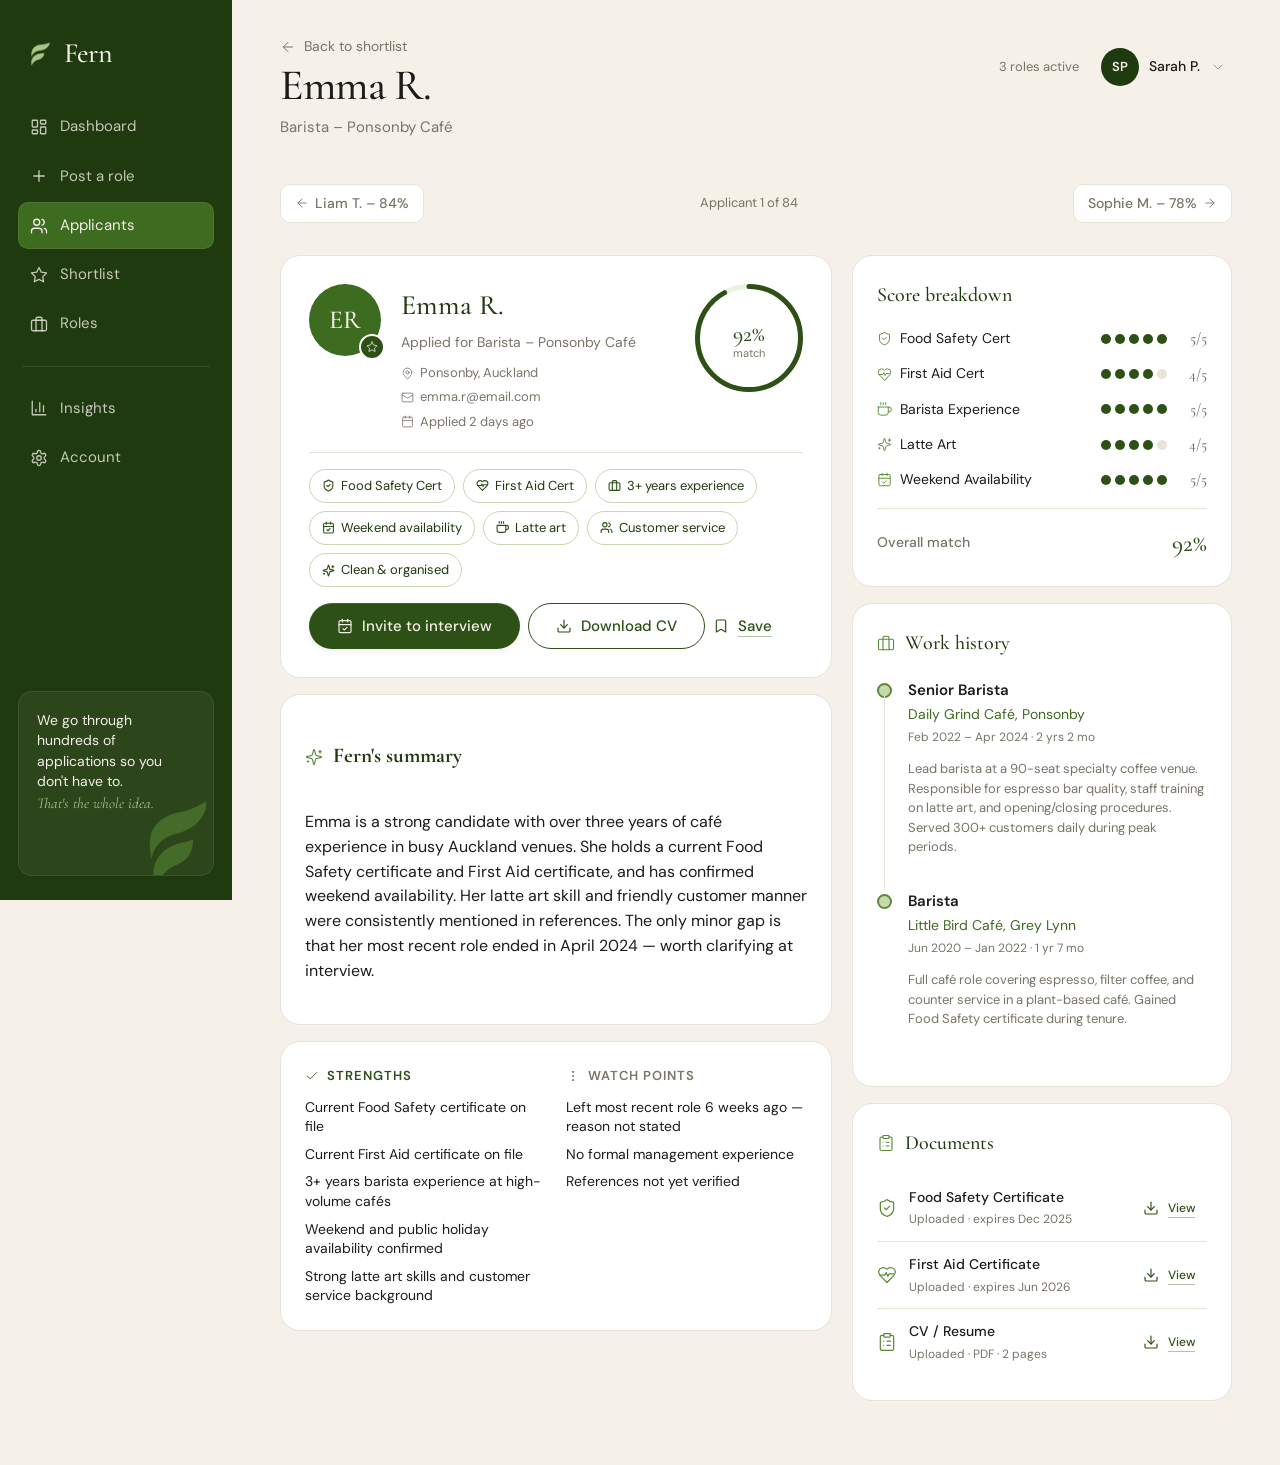
<file: applicant.html>
<!DOCTYPE html>
<html lang="en">
<head>
  <meta charset="UTF-8"/>
  <meta name="viewport" content="width=device-width, initial-scale=1.0"/>
  <title>Fern · Emma R. – Applicant</title>
  <link rel="stylesheet" href="styles.css"/>
</head>
<body>

<div class="app-shell">
  <!-- ===== Sidebar ===== -->
  <aside class="app-side">
    <a class="app-side-brand" href="dashboard.html">
      <span class="app-side-mark" aria-hidden="true"></span>
      <span>Fern</span>
    </a>
    <nav class="app-side-nav" aria-label="App navigation">
      <a class="app-side-link" href="dashboard.html"><span data-icon="layout-dashboard"></span><span>Dashboard</span></a>
      <a class="app-side-link" href="post-a-role.html"><span data-icon="plus"></span><span>Post a role</span></a>
      <a class="app-side-link active" href="shortlist.html"><span data-icon="users"></span><span>Applicants</span></a>
      <a class="app-side-link" href="shortlist.html"><span data-icon="star"></span><span>Shortlist</span></a>
      <a class="app-side-link" href="roles.html"><span data-icon="briefcase"></span><span>Roles</span></a>
      <div class="app-side-rule"></div>
      <a class="app-side-link" href="#"><span data-icon="bar-chart-3"></span><span>Insights</span></a>
      <a class="app-side-link" href="#"><span data-icon="settings"></span><span>Account</span></a>
    </nav>
    <div class="app-side-callout">
      <p>We go through hundreds of applications so you don't have to.<em>That's the whole idea.</em></p>
      <div class="app-side-callout-mark" aria-hidden="true"></div>
    </div>
  </aside>

  <!-- ===== Main ===== -->
  <div class="app-main">
    <header class="app-topbar">
      <div class="app-topbar-titles">
        <a class="back-link" href="shortlist.html"><span data-icon="arrow-left"></span> Back to shortlist</a>
        <h1 class="app-title"><span class="placeholder-data">Emma R.</span></h1>
        <p class="app-sub"><span class="placeholder-data">Barista – Ponsonby Café</span></p>
      </div>
      <div class="app-topbar-meta">
        <a class="app-roles-pill" href="roles.html"><span class="placeholder-data">3 roles active</span></a>
        <a class="app-user-chip" href="#">
          <div class="avatar" aria-hidden="true">SP</div>
          <span class="name placeholder-data">Sarah P.</span>
          <span data-icon="chevron-down"></span>
        </a>
      </div>
    </header>

    <main class="app-content">

      <!-- Applicant nav strip -->
      <div class="applicant-nav-strip">
        <a class="appl-nav-btn" href="#"><span data-icon="arrow-left"></span> <span class="placeholder-data">Liam T. – 84%</span></a>
        <span class="appl-nav-pos placeholder-data">Applicant 1 of 84</span>
        <a class="appl-nav-btn" href="#"><span class="placeholder-data">Sophie M. – 78%</span> <span data-icon="arrow-right"></span></a>
      </div>

      <div class="applicant-grid">

        <!-- ===== Left column ===== -->
        <div class="applicant-left">

          <!-- Profile header -->
          <!-- TODO: Replace with Airtable API call — applicant profile -->
          <article class="profile-card">
            <div class="profile-card-top">
              <div class="profile-avatar-wrap">
                <div class="profile-avatar" aria-hidden="true"><span class="placeholder-data">ER</span></div>
                <span class="profile-tier-badge tier-top" aria-label="Top match">
                  <span data-icon="star"></span>
                </span>
              </div>
              <div class="profile-intro">
                <h2 class="profile-name placeholder-data">Emma R.</h2>
                <div class="profile-role placeholder-data">Applied for Barista – Ponsonby Café</div>
                <div class="profile-meta">
                  <span><span data-icon="map-pin"></span> <span class="placeholder-data">Ponsonby, Auckland</span></span>
                  <span><span data-icon="mail"></span> <span class="placeholder-data">emma.r@email.com</span></span>
                  <span><span data-icon="calendar"></span> <span class="placeholder-data">Applied 2 days ago</span></span>
                </div>
              </div>
              <!-- Ring chart: size=108, stroke=5, r=51.5, c=323.5, offset=25.88 for 92% -->
              <div class="profile-score-ring" aria-label="92% match score">
                <svg width="108" height="108" viewBox="0 0 108 108" aria-hidden="true">
                  <circle cx="54" cy="54" r="51.5" fill="none" stroke="var(--sage-pale)" stroke-width="5"/>
                  <circle cx="54" cy="54" r="51.5" fill="none" stroke="var(--forest)" stroke-width="5"
                    stroke-linecap="round"
                    stroke-dasharray="323.5"
                    stroke-dashoffset="25.88"
                    transform="rotate(-90 54 54)"/>
                </svg>
                <div class="profile-score-label">
                  <div class="profile-score-num placeholder-data">92%</div>
                  <div class="profile-score-sub">match</div>
                </div>
              </div>
            </div>

            <div class="profile-tags">
              <span class="check-chip"><span data-icon="shield-check"></span> <span class="placeholder-data">Food Safety Cert</span></span>
              <span class="check-chip"><span data-icon="heart-pulse"></span> <span class="placeholder-data">First Aid Cert</span></span>
              <span class="check-chip"><span data-icon="briefcase"></span> <span class="placeholder-data">3+ years experience</span></span>
              <span class="check-chip"><span data-icon="calendar-check"></span> <span class="placeholder-data">Weekend availability</span></span>
              <span class="check-chip"><span data-icon="coffee"></span> <span class="placeholder-data">Latte art</span></span>
              <span class="check-chip"><span data-icon="users"></span> <span class="placeholder-data">Customer service</span></span>
              <span class="check-chip"><span data-icon="sparkles"></span> <span class="placeholder-data">Clean &amp; organised</span></span>
            </div>

            <div class="profile-actions">
              <button class="btn btn-primary"><span data-icon="calendar-check"></span> Invite to interview</button>
              <button class="btn btn-secondary"><span data-icon="download"></span> Download CV</button>
              <button class="btn btn-ghost"><span data-icon="bookmark"></span> Save</button>
            </div>
          </article>

          <!-- Fern summary -->
          <!-- TODO: Replace with Airtable API call — AI summary -->
          <article class="summary-card">
            <div class="summary-card-head">
              <span data-icon="sparkles"></span>
              <h3>Fern's summary</h3>
            </div>
            <p class="placeholder-data">Emma is a strong candidate with over three years of café experience in busy Auckland venues. She holds a current Food Safety certificate and First Aid certificate, and has confirmed weekend availability. Her latte art skill and friendly customer manner were consistently mentioned in references. The only minor gap is that her most recent role ended in April 2024 — worth clarifying at interview.</p>
          </article>

          <!-- Pros and cons -->
          <!-- TODO: Replace with Airtable API call — pros/cons analysis -->
          <article class="proscons-card">
            <div class="proscons-col pros">
              <h4 class="proscons-head"><span data-icon="check"></span> Strengths</h4>
              <ul class="proscons-list">
                <li class="placeholder-data">Current Food Safety certificate on file</li>
                <li class="placeholder-data">Current First Aid certificate on file</li>
                <li class="placeholder-data">3+ years barista experience at high-volume cafés</li>
                <li class="placeholder-data">Weekend and public holiday availability confirmed</li>
                <li class="placeholder-data">Strong latte art skills and customer service background</li>
              </ul>
            </div>
            <div class="proscons-col cons">
              <h4 class="proscons-head"><span data-icon="more-vertical"></span> Watch points</h4>
              <ul class="proscons-list">
                <li class="placeholder-data">Left most recent role 6 weeks ago — reason not stated</li>
                <li class="placeholder-data">No formal management experience</li>
                <li class="placeholder-data">References not yet verified</li>
              </ul>
            </div>
          </article>

        </div>

        <!-- ===== Right column ===== -->
        <div class="applicant-right">

          <!-- Score breakdown -->
          <!-- TODO: Replace with Airtable API call — score breakdown -->
          <article class="score-card" id="score-breakdown">
            <h3 class="score-card-title">Score breakdown</h3>
            <div class="score-rows">

              <div class="score-row">
                <div class="score-row-label">
                  <span data-icon="shield-check"></span>
                  <span class="placeholder-data">Food Safety Cert</span>
                </div>
                <div class="score-dots">
                  <span class="score-dot filled"></span>
                  <span class="score-dot filled"></span>
                  <span class="score-dot filled"></span>
                  <span class="score-dot filled"></span>
                  <span class="score-dot filled"></span>
                </div>
                <span class="score-row-val placeholder-data">5/5</span>
              </div>

              <div class="score-row">
                <div class="score-row-label">
                  <span data-icon="heart-pulse"></span>
                  <span class="placeholder-data">First Aid Cert</span>
                </div>
                <div class="score-dots">
                  <span class="score-dot filled"></span>
                  <span class="score-dot filled"></span>
                  <span class="score-dot filled"></span>
                  <span class="score-dot filled"></span>
                  <span class="score-dot"></span>
                </div>
                <span class="score-row-val placeholder-data">4/5</span>
              </div>

              <div class="score-row">
                <div class="score-row-label">
                  <span data-icon="coffee"></span>
                  <span class="placeholder-data">Barista Experience</span>
                </div>
                <div class="score-dots">
                  <span class="score-dot filled"></span>
                  <span class="score-dot filled"></span>
                  <span class="score-dot filled"></span>
                  <span class="score-dot filled"></span>
                  <span class="score-dot filled"></span>
                </div>
                <span class="score-row-val placeholder-data">5/5</span>
              </div>

              <div class="score-row">
                <div class="score-row-label">
                  <span data-icon="sparkles"></span>
                  <span class="placeholder-data">Latte Art</span>
                </div>
                <div class="score-dots">
                  <span class="score-dot filled"></span>
                  <span class="score-dot filled"></span>
                  <span class="score-dot filled"></span>
                  <span class="score-dot filled"></span>
                  <span class="score-dot"></span>
                </div>
                <span class="score-row-val placeholder-data">4/5</span>
              </div>

              <div class="score-row">
                <div class="score-row-label">
                  <span data-icon="calendar-check"></span>
                  <span class="placeholder-data">Weekend Availability</span>
                </div>
                <div class="score-dots">
                  <span class="score-dot filled"></span>
                  <span class="score-dot filled"></span>
                  <span class="score-dot filled"></span>
                  <span class="score-dot filled"></span>
                  <span class="score-dot filled"></span>
                </div>
                <span class="score-row-val placeholder-data">5/5</span>
              </div>

            </div>
            <div class="score-total">
              <span>Overall match</span>
              <span class="score-total-num tier-top placeholder-data">92%</span>
            </div>
          </article>

          <!-- Work history -->
          <!-- TODO: Replace with Airtable API call — applicant CV / work history -->
          <article class="cv-card">
            <h3 class="cv-card-title"><span data-icon="briefcase"></span> Work history</h3>
            <div class="cv-entries">

              <div class="cv-entry">
                <div class="cv-entry-dot"></div>
                <div class="cv-entry-body">
                  <div class="cv-entry-role placeholder-data">Senior Barista</div>
                  <div class="cv-entry-place placeholder-data">Daily Grind Café, Ponsonby</div>
                  <div class="cv-entry-dates placeholder-data">Feb 2022 – Apr 2024 · 2 yrs 2 mo</div>
                  <p class="cv-entry-desc placeholder-data">Lead barista at a 90-seat specialty coffee venue. Responsible for espresso bar quality, staff training on latte art, and opening/closing procedures. Served 300+ customers daily during peak periods.</p>
                </div>
              </div>

              <div class="cv-entry">
                <div class="cv-entry-dot"></div>
                <div class="cv-entry-body">
                  <div class="cv-entry-role placeholder-data">Barista</div>
                  <div class="cv-entry-place placeholder-data">Little Bird Café, Grey Lynn</div>
                  <div class="cv-entry-dates placeholder-data">Jun 2020 – Jan 2022 · 1 yr 7 mo</div>
                  <p class="cv-entry-desc placeholder-data">Full café role covering espresso, filter coffee, and counter service in a plant-based café. Gained Food Safety certificate during tenure.</p>
                </div>
              </div>

            </div>
          </article>

          <!-- Uploaded documents -->
          <!-- TODO: Replace with Airtable API call — attached documents -->
          <article class="docs-card">
            <h3 class="docs-card-title"><span data-icon="clipboard-list"></span> Documents</h3>
            <div class="docs-list">
              <div class="doc-row">
                <span data-icon="shield-check"></span>
                <div class="doc-row-body">
                  <span class="doc-row-name placeholder-data">Food Safety Certificate</span>
                  <span class="doc-row-meta placeholder-data">Uploaded · expires Dec 2025</span>
                </div>
                <a class="btn btn-ghost btn-sm" href="#"><span data-icon="download"></span> View</a>
              </div>
              <div class="doc-row">
                <span data-icon="heart-pulse"></span>
                <div class="doc-row-body">
                  <span class="doc-row-name placeholder-data">First Aid Certificate</span>
                  <span class="doc-row-meta placeholder-data">Uploaded · expires Jun 2026</span>
                </div>
                <a class="btn btn-ghost btn-sm" href="#"><span data-icon="download"></span> View</a>
              </div>
              <div class="doc-row">
                <span data-icon="clipboard-list"></span>
                <div class="doc-row-body">
                  <span class="doc-row-name placeholder-data">CV / Resume</span>
                  <span class="doc-row-meta placeholder-data">Uploaded · PDF · 2 pages</span>
                </div>
                <a class="btn btn-ghost btn-sm" href="#"><span data-icon="download"></span> View</a>
              </div>
            </div>
          </article>

        </div>

      </div><!-- /.applicant-grid -->
    </main>
  </div><!-- /.app-main -->
</div><!-- /.app-shell -->

<script src="main.js" defer></script>
</body>
</html>
</file>
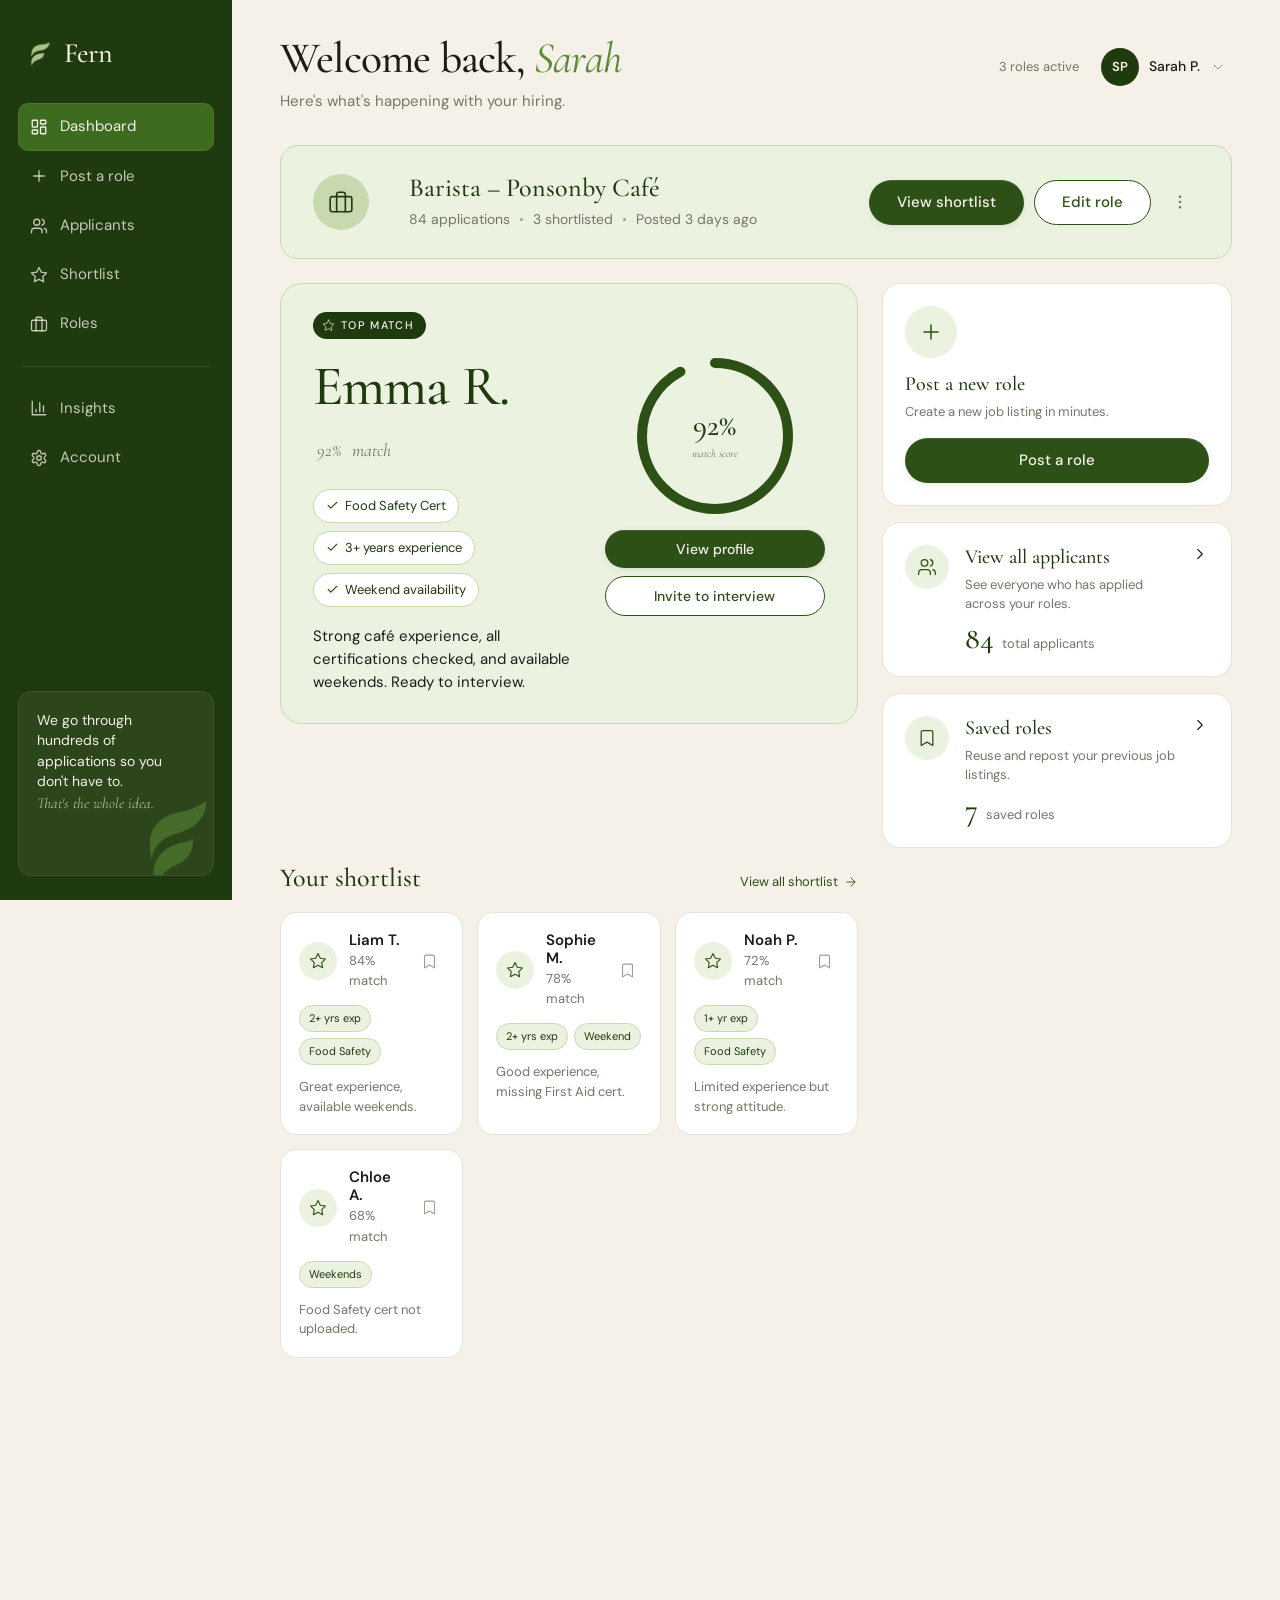
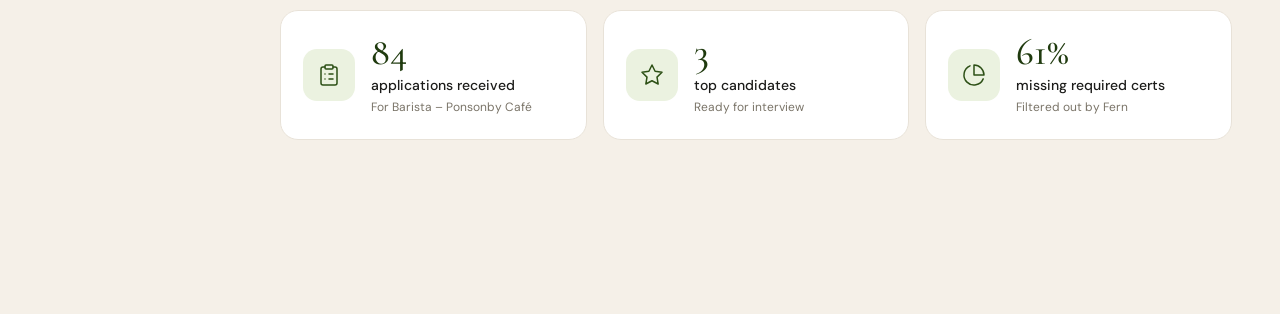
<file: dashboard.html>
<!DOCTYPE html>
<html lang="en">
<head>
  <meta charset="UTF-8"/>
  <meta name="viewport" content="width=device-width, initial-scale=1.0"/>
  <title>Fern · Dashboard</title>
  <link rel="stylesheet" href="styles.css"/>
</head>
<body>

<div class="app-shell">
  <!-- ===== Sidebar ===== -->
  <aside class="app-side">
    <a class="app-side-brand" href="dashboard.html">
      <span class="app-side-mark" aria-hidden="true"></span>
      <span>Fern</span>
    </a>
    <nav class="app-side-nav" aria-label="App navigation">
      <a class="app-side-link active" href="dashboard.html"><span data-icon="layout-dashboard"></span><span>Dashboard</span></a>
      <a class="app-side-link" href="post-a-role.html"><span data-icon="plus"></span><span>Post a role</span></a>
      <a class="app-side-link" href="shortlist.html"><span data-icon="users"></span><span>Applicants</span></a>
      <a class="app-side-link" href="shortlist.html"><span data-icon="star"></span><span>Shortlist</span></a>
      <a class="app-side-link" href="roles.html"><span data-icon="briefcase"></span><span>Roles</span></a>
      <div class="app-side-rule"></div>
      <a class="app-side-link" href="#"><span data-icon="bar-chart-3"></span><span>Insights</span></a>
      <a class="app-side-link" href="#"><span data-icon="settings"></span><span>Account</span></a>
    </nav>
    <div class="app-side-callout">
      <p>We go through hundreds of applications so you don't have to.<em>That's the whole idea.</em></p>
      <div class="app-side-callout-mark" aria-hidden="true"></div>
    </div>
  </aside>

  <!-- ===== Main ===== -->
  <div class="app-main">
    <header class="app-topbar">
      <div class="app-topbar-titles">
        <h1 class="app-title">Welcome back, <em>Sarah</em></h1>
        <p class="app-sub">Here's what's happening with your hiring.</p>
      </div>
      <div class="app-topbar-meta">
        <a class="app-roles-pill" href="roles.html"><span class="placeholder-data">3 roles active</span></a>
        <a class="app-user-chip" href="#">
          <div class="avatar" aria-hidden="true">SP</div>
          <span class="name placeholder-data">Sarah P.</span>
          <span data-icon="chevron-down"></span>
        </a>
      </div>
    </header>

    <main class="app-content">

      <!-- TODO: Replace with Airtable API call — active role banner -->
      <section class="role-banner" aria-label="Active role">
        <div class="role-banner-icon" aria-hidden="true"><span data-icon="briefcase"></span></div>
        <div class="role-banner-body">
          <h2 class="role-banner-title"><span class="placeholder-data">Barista – Ponsonby Café</span></h2>
          <div class="role-banner-meta">
            <span class="placeholder-data">84 applications</span>
            <span class="dot"></span>
            <span class="placeholder-data">3 shortlisted</span>
            <span class="dot"></span>
            <span class="placeholder-data">Posted 3 days ago</span>
          </div>
        </div>
        <div class="role-banner-actions">
          <a class="btn btn-primary" href="shortlist.html">View shortlist</a>
          <a class="btn btn-secondary" href="post-a-role.html">Edit role</a>
          <button class="role-banner-more" aria-label="More actions"><span data-icon="more-vertical"></span></button>
        </div>
      </section>

      <div class="dash-grid">

        <!-- ===== Top match card ===== -->
        <!-- TODO: Replace with Airtable API call — top match applicant -->
        <article class="top-match-card" id="applicant-list">
          <div class="top-match-badge"><span data-icon="star"></span> Top Match</div>
          <div class="top-match-row">
            <div class="top-match-left">
              <h2 class="top-match-name"><span class="placeholder-data">Emma R.</span></h2>
              <div class="top-match-score"><span class="placeholder-data">92%</span> <span>match</span></div>
              <div class="top-match-chips">
                <span class="check-chip"><span data-icon="check"></span> <span class="placeholder-data">Food Safety Cert</span></span>
                <span class="check-chip"><span data-icon="check"></span> <span class="placeholder-data">3+ years experience</span></span>
                <span class="check-chip"><span data-icon="check"></span> <span class="placeholder-data">Weekend availability</span></span>
              </div>
              <p class="top-match-blurb"><span class="placeholder-data">Strong café experience, all certifications checked, and available weekends. Ready to interview.</span></p>
            </div>
            <div class="top-match-right">
              <!-- Donut chart for 92% match -->
              <div class="donut" style="width:156px;height:156px" aria-label="92% match score">
                <svg width="156" height="156" viewBox="0 0 156 156" aria-hidden="true">
                  <circle cx="78" cy="78" r="73" fill="none" stroke="var(--sage-pale)" stroke-width="10"/>
                  <circle cx="78" cy="78" r="73" fill="none" stroke="var(--forest)" stroke-width="10"
                    stroke-linecap="round"
                    stroke-dasharray="458.67"
                    stroke-dashoffset="36.69"
                    transform="rotate(-90 78 78)"/>
                </svg>
                <div class="donut-label">
                  <div class="donut-num"><span class="placeholder-data">92%</span></div>
                  <div class="donut-sub">match score</div>
                </div>
              </div>
              <div class="top-match-cta">
                <a class="btn btn-primary" href="applicant.html">View profile</a>
                <button class="btn btn-secondary">Invite to interview</button>
              </div>
            </div>
          </div>
        </article>

        <!-- ===== Right side cards ===== -->
        <aside class="dash-side">
          <article class="side-card post-card">
            <div class="side-card-iconlg" aria-hidden="true"><span data-icon="plus"></span></div>
            <h3 class="side-card-title">Post a new role</h3>
            <p class="side-card-sub">Create a new job listing in minutes.</p>
            <a class="btn btn-primary side-card-cta" href="post-a-role.html">Post a role</a>
          </article>

          <a class="side-card linkrow" href="shortlist.html">
            <div class="side-card-icon" aria-hidden="true"><span data-icon="users"></span></div>
            <div class="linkrow-body">
              <h3 class="side-card-title">View all applicants</h3>
              <p class="side-card-sub">See everyone who has applied across your roles.</p>
              <!-- TODO: Replace with Airtable API call — applicant count -->
              <div class="linkrow-stat">
                <span class="num placeholder-data">84</span>
                <span class="lbl">total applicants</span>
              </div>
            </div>
            <span data-icon="chevron-right" class="linkrow-chev"></span>
          </a>

          <a class="side-card linkrow" href="roles.html">
            <div class="side-card-icon" aria-hidden="true"><span data-icon="bookmark"></span></div>
            <div class="linkrow-body">
              <h3 class="side-card-title">Saved roles</h3>
              <p class="side-card-sub">Reuse and repost your previous job listings.</p>
              <!-- TODO: Replace with Airtable API call — saved role count -->
              <div class="linkrow-stat">
                <span class="num placeholder-data">7</span>
                <span class="lbl">saved roles</span>
              </div>
            </div>
            <span data-icon="chevron-right" class="linkrow-chev"></span>
          </a>
        </aside>

        <!-- ===== Shortlist strip ===== -->
        <!-- TODO: Replace with Airtable API call — shortlisted candidates -->
        <section class="shortlist-strip">
          <div class="shortlist-strip-head">
            <h2 class="strip-h2">Your shortlist</h2>
            <a class="strip-link" href="shortlist.html">View all shortlist <span data-icon="arrow-right"></span></a>
          </div>
          <div class="shortlist-cards" role="list">
            <article class="cand-card" role="listitem">
              <header class="cand-card-head">
                <span class="cand-star" aria-hidden="true"><span data-icon="star"></span></span>
                <div>
                  <div class="cand-name placeholder-data">Liam T.</div>
                  <div class="cand-score placeholder-data">84% match</div>
                </div>
                <button class="cand-bookmark" aria-label="Save Liam T."><span data-icon="bookmark"></span></button>
              </header>
              <div class="cand-chips"><span class="tag placeholder-data">2+ yrs exp</span><span class="tag placeholder-data">Food Safety</span></div>
              <p class="cand-note placeholder-data">Great experience, available weekends.</p>
            </article>
            <article class="cand-card" role="listitem">
              <header class="cand-card-head">
                <span class="cand-star" aria-hidden="true"><span data-icon="star"></span></span>
                <div>
                  <div class="cand-name placeholder-data">Sophie M.</div>
                  <div class="cand-score placeholder-data">78% match</div>
                </div>
                <button class="cand-bookmark" aria-label="Save Sophie M."><span data-icon="bookmark"></span></button>
              </header>
              <div class="cand-chips"><span class="tag placeholder-data">2+ yrs exp</span><span class="tag placeholder-data">Weekend</span></div>
              <p class="cand-note placeholder-data">Good experience, missing First Aid cert.</p>
            </article>
            <article class="cand-card" role="listitem">
              <header class="cand-card-head">
                <span class="cand-star" aria-hidden="true"><span data-icon="star"></span></span>
                <div>
                  <div class="cand-name placeholder-data">Noah P.</div>
                  <div class="cand-score placeholder-data">72% match</div>
                </div>
                <button class="cand-bookmark" aria-label="Save Noah P."><span data-icon="bookmark"></span></button>
              </header>
              <div class="cand-chips"><span class="tag placeholder-data">1+ yr exp</span><span class="tag placeholder-data">Food Safety</span></div>
              <p class="cand-note placeholder-data">Limited experience but strong attitude.</p>
            </article>
            <article class="cand-card" role="listitem">
              <header class="cand-card-head">
                <span class="cand-star" aria-hidden="true"><span data-icon="star"></span></span>
                <div>
                  <div class="cand-name placeholder-data">Chloe A.</div>
                  <div class="cand-score placeholder-data">68% match</div>
                </div>
                <button class="cand-bookmark" aria-label="Save Chloe A."><span data-icon="bookmark"></span></button>
              </header>
              <div class="cand-chips"><span class="tag placeholder-data">Weekends</span></div>
              <p class="cand-note placeholder-data">Food Safety cert not uploaded.</p>
            </article>
          </div>
        </section>

        <!-- ===== KPI row ===== -->
        <!-- TODO: Replace with Airtable API call — role KPIs -->
        <section class="kpi-row" aria-label="Key metrics">
          <article class="kpi-card">
            <div class="kpi-icon" aria-hidden="true"><span data-icon="clipboard-list"></span></div>
            <div class="kpi-body">
              <div class="kpi-num placeholder-data">84</div>
              <div class="kpi-label">applications received</div>
              <div class="kpi-sub placeholder-data">For Barista – Ponsonby Café</div>
            </div>
          </article>
          <article class="kpi-card">
            <div class="kpi-icon" aria-hidden="true"><span data-icon="star"></span></div>
            <div class="kpi-body">
              <div class="kpi-num placeholder-data">3</div>
              <div class="kpi-label">top candidates</div>
              <div class="kpi-sub">Ready for interview</div>
            </div>
          </article>
          <article class="kpi-card">
            <div class="kpi-icon" aria-hidden="true"><span data-icon="pie-chart"></span></div>
            <div class="kpi-body">
              <div class="kpi-num placeholder-data">61%</div>
              <div class="kpi-label">missing required certs</div>
              <div class="kpi-sub">Filtered out by Fern</div>
            </div>
          </article>
        </section>

      </div><!-- /.dash-grid -->
    </main>
  </div><!-- /.app-main -->
</div><!-- /.app-shell -->

<script src="main.js" defer></script>
</body>
</html>
</file>
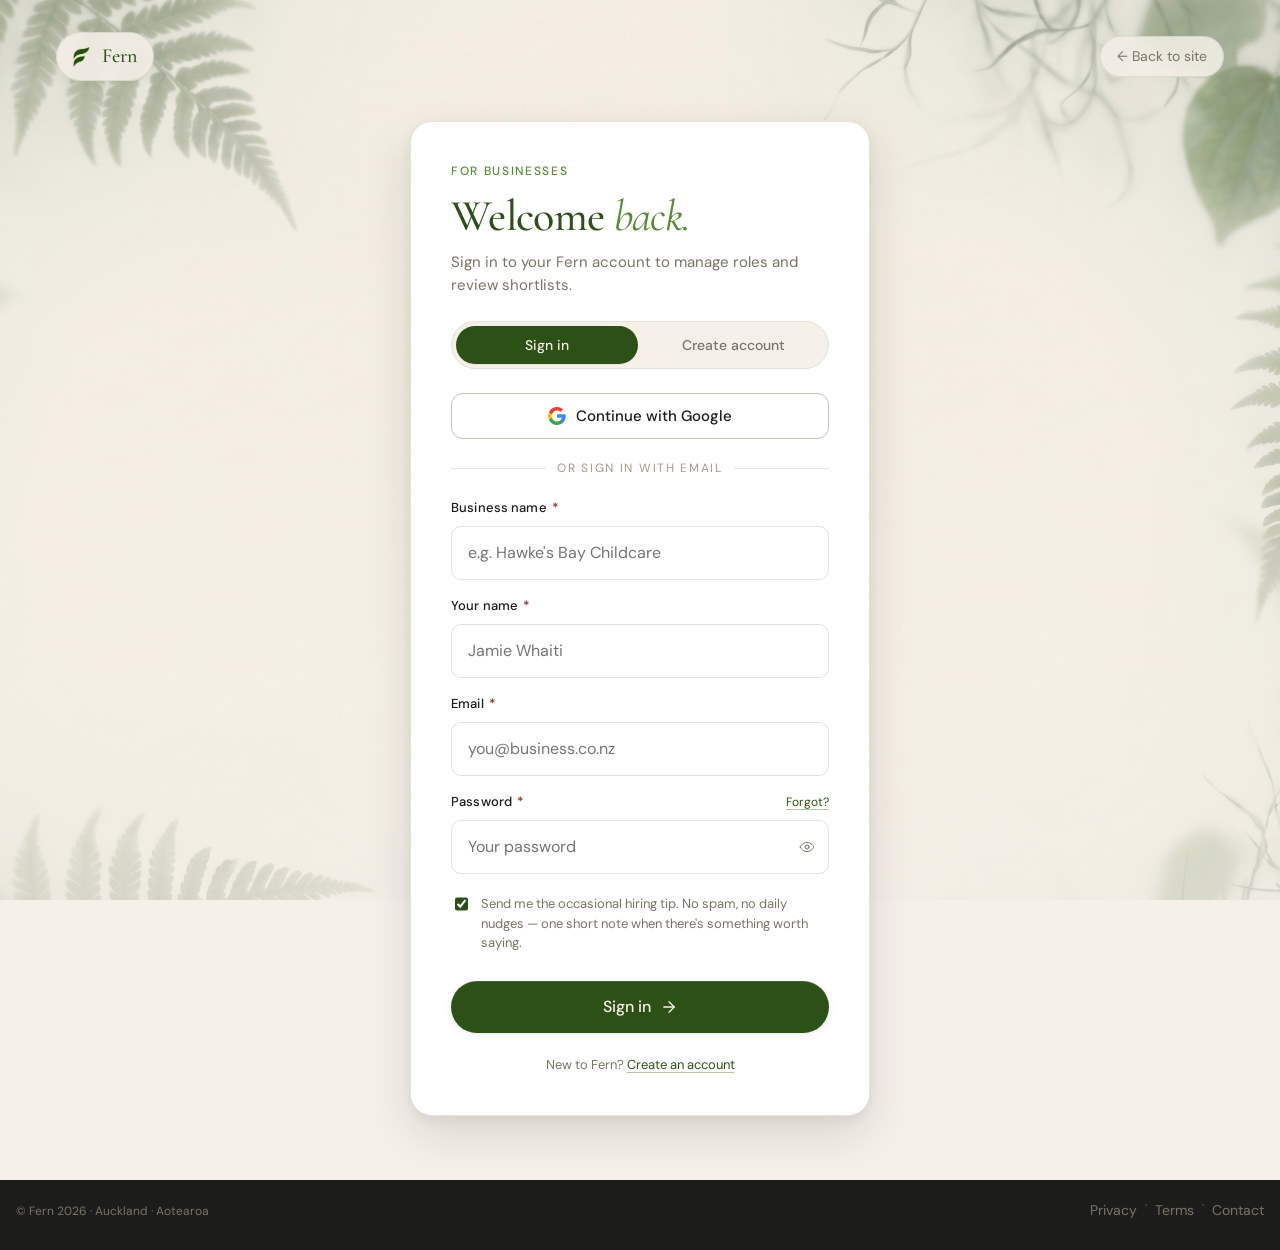
<file: login.html>
<!DOCTYPE html>
<html lang="en">
<head>
  <meta charset="UTF-8"/>
  <meta name="viewport" content="width=device-width, initial-scale=1.0"/>
  <title>Sign in · Fern</title>
  <meta name="description" content="Sign in to your Fern account, or create a new one to start hiring with a ready-made shortlist."/>
  <link rel="stylesheet" href="styles.css"/>
</head>
<body>

<div class="auth-shell">
  <header class="auth-top">
    <a class="brand" href="index.html" aria-label="Fern home">
      <img src="assets/logo-mark.png" alt="" width="24" height="24"/>
      <div class="name">Fern</div>
    </a>
    <a class="back-home" href="index.html">← Back to site</a>
  </header>

  <main class="auth-stage">
    <div class="auth-card" data-mode="in">

      <div class="auth-eyebrow">For businesses</div>
      <h1 class="auth-h1" id="auth-heading">Welcome <em>back.</em></h1>
      <p class="auth-sub" id="auth-sub">Sign in to your Fern account to manage roles and review shortlists.</p>

      <div class="auth-tabs" role="tablist" aria-label="Sign in or create account">
        <button class="auth-tab active" role="tab" type="button" data-mode="in" aria-selected="true">Sign in</button>
        <button class="auth-tab" role="tab" type="button" data-mode="up" aria-selected="false">Create account</button>
      </div>

      <button type="button" class="auth-social">
        <svg viewBox="0 0 18 18" width="18" height="18" aria-hidden="true">
          <path fill="#4285F4" d="M17.64 9.2c0-.64-.06-1.25-.16-1.84H9v3.48h4.84a4.14 4.14 0 0 1-1.79 2.72v2.26h2.9c1.69-1.56 2.69-3.86 2.69-6.62z"/>
          <path fill="#34A853" d="M9 18c2.43 0 4.46-.8 5.95-2.18l-2.9-2.26c-.8.54-1.83.86-3.05.86-2.35 0-4.34-1.59-5.05-3.72H.96v2.34A9 9 0 0 0 9 18z"/>
          <path fill="#FBBC05" d="M3.95 10.7A5.41 5.41 0 0 1 3.66 9c0-.59.1-1.16.29-1.7V4.96H.96A9 9 0 0 0 0 9c0 1.45.35 2.83.96 4.04l2.99-2.34z"/>
          <path fill="#EA4335" d="M9 3.58c1.32 0 2.5.45 3.44 1.35l2.58-2.58A9 9 0 0 0 9 0 9 9 0 0 0 .96 4.96l2.99 2.34C4.66 5.17 6.65 3.58 9 3.58z"/>
        </svg>
        Continue with Google
      </button>
      <div class="auth-rule"><span id="auth-rule-text">or sign in with email</span></div>

      <!-- id="login-form" for backend wiring -->
      <form id="login-form" class="auth-form" novalidate>

        <!-- Create-account-only fields -->
        <div class="field signup-only" hidden>
          <div class="field-label-row">
            <label for="signup-business">Business name <span class="req" aria-hidden="true">*</span></label>
          </div>
          <input type="text" id="signup-business" name="signup-business" autocomplete="organization" placeholder="e.g. Hawke's Bay Childcare"/>
        </div>
        <div class="field signup-only" hidden>
          <div class="field-label-row">
            <label for="signup-yourname">Your name <span class="req" aria-hidden="true">*</span></label>
          </div>
          <input type="text" id="signup-yourname" name="signup-yourname" autocomplete="name" placeholder="Jamie Whaiti"/>
        </div>

        <!-- Shared fields -->
        <div class="field">
          <div class="field-label-row">
            <label for="login-email">Email <span class="req" aria-hidden="true">*</span></label>
          </div>
          <input type="email" id="login-email" name="login-email" autocomplete="email" placeholder="you@business.co.nz" required/>
        </div>

        <div class="field">
          <div class="field-label-row">
            <label for="login-password">Password <span class="req" aria-hidden="true">*</span></label>
            <a class="auth-forgot" href="#" id="forgot-link">Forgot?</a>
          </div>
          <div class="pw-wrap">
            <input type="password" id="login-password" name="login-password" autocomplete="current-password" placeholder="Your password" required/>
            <button type="button" class="pw-toggle" aria-label="Show password"><span data-icon="eye"></span></button>
          </div>
        </div>

        <!-- Tips opt-in (create account only) -->
        <label class="auth-checkbox signup-only" hidden>
          <input type="checkbox" name="tips" checked/>
          <span>Send me the occasional hiring tip. No spam, no daily nudges — one short note when there's something worth saying.</span>
        </label>

        <button type="submit" class="btn btn-primary btn-lg auth-submit" id="auth-submit-btn">
          Sign in <span data-icon="arrow-right"></span>
        </button>

        <div class="auth-fineprint" id="auth-fineprint">
          New to Fern? <a href="#" class="auth-switch" data-mode="up">Create an account</a>
        </div>

        <div class="auth-legal signup-only" hidden>
          By creating an account you agree to our <a href="#">terms</a> and <a href="#">privacy notice</a>.
        </div>

      </form>
    </div>
  </main>

  <footer class="auth-foot">
    <div>© Fern 2026 · Auckland · Aotearoa</div>
    <div class="links">
      <a href="#">Privacy</a>
      <span>·</span>
      <a href="#">Terms</a>
      <span>·</span>
      <a href="#">Contact</a>
    </div>
  </footer>
</div>

<script src="main.js" defer></script>
</body>
</html>
</file>
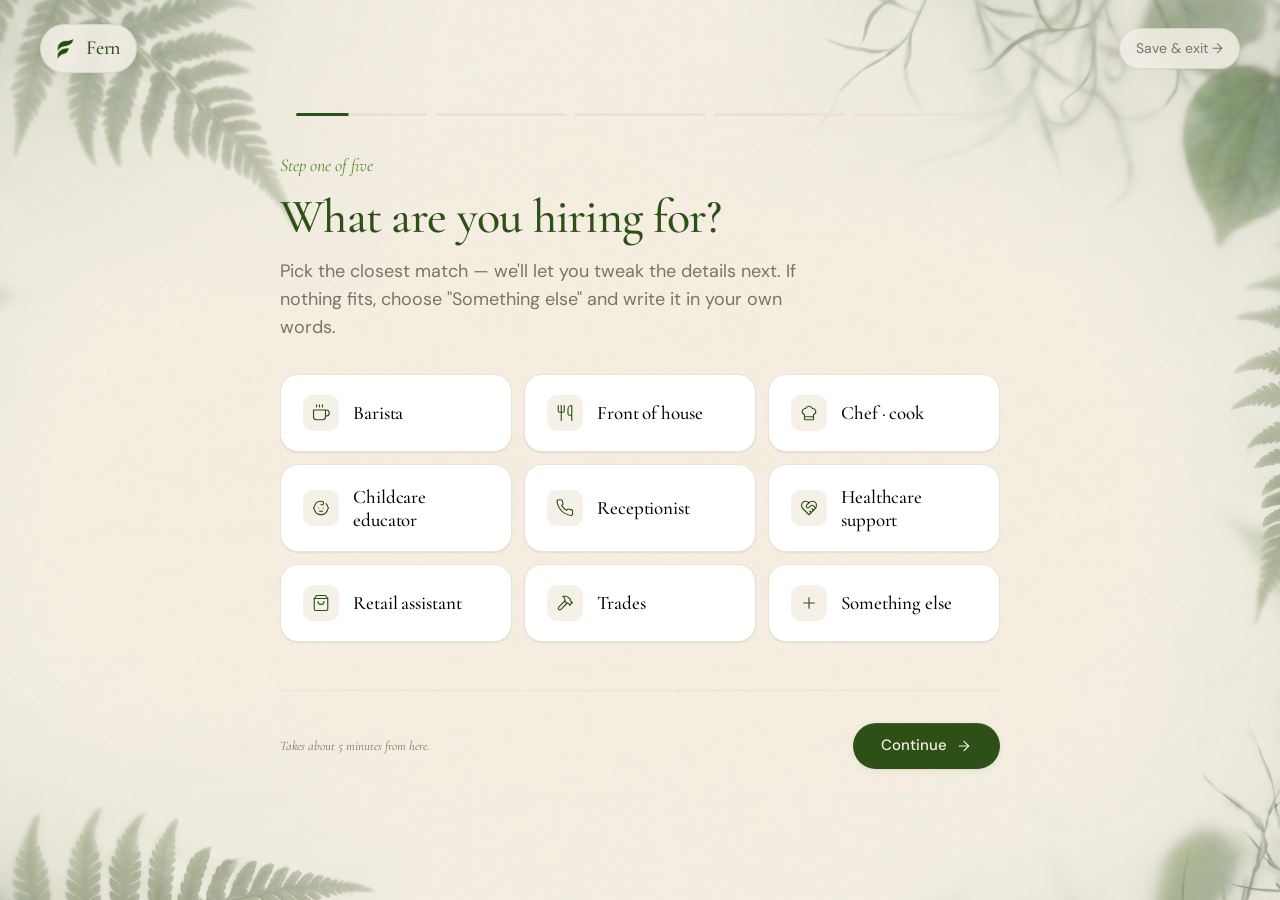
<file: post-a-role.html>
<!DOCTYPE html>
<html lang="en">
<head>
  <meta charset="UTF-8"/>
  <meta name="viewport" content="width=device-width, initial-scale=1.0"/>
  <title>Post a role · Fern</title>
  <link rel="stylesheet" href="styles.css"/>
</head>
<body>

<div class="wizard-shell">

  <header class="wizard-top">
    <a class="brand" href="index.html">
      <img src="assets/logo-mark.png" alt="Fern" width="24" height="24"/>
      <div class="name">Fern</div>
    </a>
    <a class="exit" href="dashboard.html">Save &amp; exit →</a>
  </header>

  <!-- Progress track: 5 visible steps (done step hidden from track) -->
  <div class="wizard-track">
    <div class="pip active"><span></span></div>
    <div class="pip"><span></span></div>
    <div class="pip"><span></span></div>
    <div class="pip"><span></span></div>
    <div class="pip"><span></span></div>
  </div>

  <!-- id="post-role-form" on the stage for backend wiring -->
  <main class="wizard-stage" id="post-role-form">

    <!-- ===== Step 0 · Pick role type ===== -->
    <div class="wizard-step active" id="wizard-step-role">
      <div class="wizard-step-eyebrow">Step one of five</div>
      <h1 class="wizard-h1">What are you hiring for?</h1>
      <p class="wizard-sub">Pick the closest match — we'll let you tweak the details next. If nothing fits, choose "Something else" and write it in your own words.</p>

      <div style="display:grid;grid-template-columns:repeat(3,1fr);gap:12px">
        <button type="button" class="card role-template-btn" data-template="barista" data-label="Barista">
          <div class="role-template-icon"><span data-icon="coffee"></span></div>
          <div class="role-template-label">Barista</div>
        </button>
        <button type="button" class="card role-template-btn" data-template="foh" data-label="Front of house">
          <div class="role-template-icon"><span data-icon="utensils"></span></div>
          <div class="role-template-label">Front of house</div>
        </button>
        <button type="button" class="card role-template-btn" data-template="chef" data-label="Chef · cook">
          <div class="role-template-icon"><span data-icon="chef-hat"></span></div>
          <div class="role-template-label">Chef · cook</div>
        </button>
        <button type="button" class="card role-template-btn" data-template="childcare" data-label="Childcare educator">
          <div class="role-template-icon"><span data-icon="baby"></span></div>
          <div class="role-template-label">Childcare educator</div>
        </button>
        <button type="button" class="card role-template-btn" data-template="reception" data-label="Receptionist">
          <div class="role-template-icon"><span data-icon="phone"></span></div>
          <div class="role-template-label">Receptionist</div>
        </button>
        <button type="button" class="card role-template-btn" data-template="support" data-label="Healthcare support">
          <div class="role-template-icon"><span data-icon="heart-handshake"></span></div>
          <div class="role-template-label">Healthcare support</div>
        </button>
        <button type="button" class="card role-template-btn" data-template="retail" data-label="Retail assistant">
          <div class="role-template-icon"><span data-icon="shopping-bag"></span></div>
          <div class="role-template-label">Retail assistant</div>
        </button>
        <button type="button" class="card role-template-btn" data-template="trades" data-label="Trades">
          <div class="role-template-icon"><span data-icon="hammer"></span></div>
          <div class="role-template-label">Trades</div>
        </button>
        <button type="button" class="card role-template-btn" data-template="custom" data-label="">
          <div class="role-template-icon"><span data-icon="plus"></span></div>
          <div class="role-template-label">Something else</div>
        </button>
      </div>

      <div class="wizard-actions">
        <div class="meta">Takes about 5 minutes from here.</div>
        <button class="btn btn-primary" id="step1-continue" disabled>Continue <span data-icon="arrow-right"></span></button>
      </div>
    </div>

    <!-- ===== Step 1 · Role details ===== -->
    <div class="wizard-step" id="wizard-step-details">
      <div class="wizard-step-eyebrow">Step two of five</div>
      <h1 class="wizard-h1">Tell us about <em>the role.</em></h1>
      <p class="wizard-sub">Plain English is fine — we read it the way you'd describe it to a friend.</p>

      <div class="field-group">
        <div class="field">
          <label for="field-title">Job title <span class="req" aria-hidden="true">*</span></label>
          <input type="text" id="field-title" name="field-title" placeholder="e.g. Weekend barista" autocomplete="off"/>
          <div class="field-error" id="err-title" role="alert" style="display:none">Please enter a job title to continue.</div>
        </div>

        <div style="display:grid;grid-template-columns:1fr 1fr;gap:16px">
          <div class="field">
            <label for="field-location">Location <span class="req" aria-hidden="true">*</span></label>
            <input type="text" id="field-location" name="field-location" placeholder="Auckland" autocomplete="off"/>
            <div class="field-error" id="err-location" role="alert" style="display:none">Please enter a location to continue.</div>
          </div>
          <div class="field">
            <label for="field-worktype">Work type</label>
            <select id="field-worktype" name="field-worktype">
              <option>Full-time</option>
              <option>Part-time</option>
              <option>Casual</option>
              <option>Fixed-term</option>
            </select>
          </div>
        </div>

        <div class="field">
          <label>Years of experience needed</label>
          <div class="chip-group">
            <button type="button" class="chip exp-chip" data-value="0">No minimum</button>
            <button type="button" class="chip exp-chip" data-value="1">1 year</button>
            <button type="button" class="chip exp-chip selected" data-value="2">2 years</button>
            <button type="button" class="chip exp-chip" data-value="3">3 years</button>
            <button type="button" class="chip exp-chip" data-value="5+">5+ years</button>
          </div>
        </div>

        <div class="field">
          <label>Weekend availability?</label>
          <div class="chip-group">
            <button type="button" class="chip weekend-chip selected" data-value="yes">Required</button>
            <button type="button" class="chip weekend-chip" data-value="no">Optional</button>
          </div>
        </div>

        <div class="field">
          <label for="field-description">Anything specific you want Fern to look for?</label>
          <textarea id="field-description" name="field-description" placeholder="e.g. Experience in a high-volume café. Comfortable with latte art. Reliable for early starts. Bonus if they speak Spanish."></textarea>
          <div class="help">Optional — but the more you say, the better the shortlist.</div>
        </div>
      </div>

      <div class="wizard-actions">
        <button class="btn btn-tertiary" data-wizard-back><span data-icon="arrow-left"></span> Back</button>
        <button class="btn btn-primary" id="step2-continue">Continue <span data-icon="arrow-right"></span></button>
      </div>
    </div>

    <!-- ===== Step 2 · Certifications ===== -->
    <div class="wizard-step" id="wizard-step-certs">
      <div class="wizard-step-eyebrow">Step three of five</div>
      <h1 class="wizard-h1">Which certifications are <em>must-haves?</em></h1>
      <p class="wizard-sub">We'll hard-filter on these. If a candidate doesn't have one, we'll flag it clearly before you interview.</p>

      <!-- TODO: Replace with Airtable API call — cert list per role template -->
      <div class="field">
        <label id="cert-group-label">Common for this role</label>
        <div class="cert-chip-group" aria-labelledby="cert-group-label">

          <div class="cert-chip-cell">
            <button type="button" class="chip cert-chip-toggle">Food Safety Certificate</button>
            <div class="cert-weight" role="group" aria-label="How important is Food Safety Certificate?" hidden>
              <div class="cert-weight-label">How important?</div>
              <div class="cert-weight-row">
                <button type="button" class="cert-weight-dot" data-weight="1" title="Nice to have">1</button>
                <button type="button" class="cert-weight-dot" data-weight="2" title="Somewhat important">2</button>
                <button type="button" class="cert-weight-dot" data-weight="3" title="Important">3</button>
                <button type="button" class="cert-weight-dot" data-weight="4" title="Very important">4</button>
                <button type="button" class="cert-weight-dot" data-weight="5" title="Essential — must have">5</button>
              </div>
              <div class="cert-weight-caption">Important</div>
            </div>
          </div>

          <div class="cert-chip-cell">
            <button type="button" class="chip cert-chip-toggle">First Aid</button>
            <div class="cert-weight" role="group" aria-label="How important is First Aid?" hidden>
              <div class="cert-weight-label">How important?</div>
              <div class="cert-weight-row">
                <button type="button" class="cert-weight-dot" data-weight="1" title="Nice to have">1</button>
                <button type="button" class="cert-weight-dot" data-weight="2" title="Somewhat important">2</button>
                <button type="button" class="cert-weight-dot" data-weight="3" title="Important">3</button>
                <button type="button" class="cert-weight-dot" data-weight="4" title="Very important">4</button>
                <button type="button" class="cert-weight-dot" data-weight="5" title="Essential — must have">5</button>
              </div>
              <div class="cert-weight-caption">Important</div>
            </div>
          </div>

          <div class="cert-chip-cell">
            <button type="button" class="chip cert-chip-toggle">Barista training</button>
            <div class="cert-weight" role="group" aria-label="How important is Barista training?" hidden>
              <div class="cert-weight-label">How important?</div>
              <div class="cert-weight-row">
                <button type="button" class="cert-weight-dot" data-weight="1" title="Nice to have">1</button>
                <button type="button" class="cert-weight-dot" data-weight="2" title="Somewhat important">2</button>
                <button type="button" class="cert-weight-dot" data-weight="3" title="Important">3</button>
                <button type="button" class="cert-weight-dot" data-weight="4" title="Very important">4</button>
                <button type="button" class="cert-weight-dot" data-weight="5" title="Essential — must have">5</button>
              </div>
              <div class="cert-weight-caption">Important</div>
            </div>
          </div>

          <div class="cert-chip-cell">
            <button type="button" class="chip cert-chip-toggle">LCQ (alcohol)</button>
            <div class="cert-weight" role="group" aria-label="How important is LCQ?" hidden>
              <div class="cert-weight-label">How important?</div>
              <div class="cert-weight-row">
                <button type="button" class="cert-weight-dot" data-weight="1" title="Nice to have">1</button>
                <button type="button" class="cert-weight-dot" data-weight="2" title="Somewhat important">2</button>
                <button type="button" class="cert-weight-dot" data-weight="3" title="Important">3</button>
                <button type="button" class="cert-weight-dot" data-weight="4" title="Very important">4</button>
                <button type="button" class="cert-weight-dot" data-weight="5" title="Essential — must have">5</button>
              </div>
              <div class="cert-weight-caption">Important</div>
            </div>
          </div>

          <div class="cert-chip-cell">
            <button type="button" class="chip cert-chip-toggle">WWCC</button>
            <div class="cert-weight" role="group" aria-label="How important is WWCC?" hidden>
              <div class="cert-weight-label">How important?</div>
              <div class="cert-weight-row">
                <button type="button" class="cert-weight-dot" data-weight="1" title="Nice to have">1</button>
                <button type="button" class="cert-weight-dot" data-weight="2" title="Somewhat important">2</button>
                <button type="button" class="cert-weight-dot" data-weight="3" title="Important">3</button>
                <button type="button" class="cert-weight-dot" data-weight="4" title="Very important">4</button>
                <button type="button" class="cert-weight-dot" data-weight="5" title="Essential — must have">5</button>
              </div>
              <div class="cert-weight-caption">Important</div>
            </div>
          </div>

          <div class="cert-chip-cell">
            <button type="button" class="chip cert-chip-toggle">Driver's Licence</button>
            <div class="cert-weight" role="group" aria-label="How important is Driver's Licence?" hidden>
              <div class="cert-weight-label">How important?</div>
              <div class="cert-weight-row">
                <button type="button" class="cert-weight-dot" data-weight="1" title="Nice to have">1</button>
                <button type="button" class="cert-weight-dot" data-weight="2" title="Somewhat important">2</button>
                <button type="button" class="cert-weight-dot" data-weight="3" title="Important">3</button>
                <button type="button" class="cert-weight-dot" data-weight="4" title="Very important">4</button>
                <button type="button" class="cert-weight-dot" data-weight="5" title="Essential — must have">5</button>
              </div>
              <div class="cert-weight-caption">Important</div>
            </div>
          </div>

          <div class="cert-chip-cell">
            <button type="button" class="chip cert-chip-toggle">Right to work in NZ</button>
            <div class="cert-weight" role="group" aria-label="How important is Right to work in NZ?" hidden>
              <div class="cert-weight-label">How important?</div>
              <div class="cert-weight-row">
                <button type="button" class="cert-weight-dot" data-weight="1" title="Nice to have">1</button>
                <button type="button" class="cert-weight-dot" data-weight="2" title="Somewhat important">2</button>
                <button type="button" class="cert-weight-dot" data-weight="3" title="Important">3</button>
                <button type="button" class="cert-weight-dot" data-weight="4" title="Very important">4</button>
                <button type="button" class="cert-weight-dot" data-weight="5" title="Essential — must have">5</button>
              </div>
              <div class="cert-weight-caption">Important</div>
            </div>
          </div>

        </div>
      </div>

      <!-- Custom cert add -->
      <div class="field" style="margin-top:18px">
        <label>Add another</label>
        <div style="display:flex;gap:10px">
          <input type="text" id="custom-cert-input" placeholder="e.g. NZ driver's licence" autocomplete="off"/>
          <button type="button" class="btn btn-secondary" id="add-cert-btn">Add</button>
        </div>
        <div class="help">No certification needed? Leave this blank — Fern will still rank by experience and fit.</div>
      </div>
      <!-- Custom cert chips appended here by JS -->
      <div id="custom-cert-chips" class="cert-chip-group" style="margin-top:12px" role="list" aria-label="Custom certifications"></div>

      <div class="wizard-actions">
        <button class="btn btn-tertiary" data-wizard-back><span data-icon="arrow-left"></span> Back</button>
        <button class="btn btn-primary" id="step3-continue">Continue <span data-icon="arrow-right"></span></button>
      </div>
    </div>

    <!-- ===== Step 3 · Review ===== -->
    <div class="wizard-step" id="wizard-step-review">
      <div class="wizard-step-eyebrow">Step four of five</div>
      <h1 class="wizard-h1">Looks right?</h1>
      <p class="wizard-sub">Here's what we'll screen every application against. Tap any row to edit.</p>

      <!-- TODO: Replace with Airtable API call — review data -->
      <div class="review-list">
        <div class="review-row">
          <div class="k">Role</div>
          <div class="v placeholder-data" id="review-role">Barista</div>
          <button class="edit" data-goto-step="1">Edit</button>
        </div>
        <div class="review-row">
          <div class="k">Location</div>
          <div class="v placeholder-data" id="review-location">Auckland · Part-time</div>
          <button class="edit" data-goto-step="1">Edit</button>
        </div>
        <div class="review-row">
          <div class="k">Experience</div>
          <div class="v placeholder-data" id="review-exp">2 years minimum</div>
          <button class="edit" data-goto-step="1">Edit</button>
        </div>
        <div class="review-row">
          <div class="k">Weekends</div>
          <div class="v placeholder-data" id="review-weekend">Required</div>
          <button class="edit" data-goto-step="1">Edit</button>
        </div>
        <div class="review-row">
          <div class="k">Must-have certs</div>
          <div class="v muted placeholder-data" id="review-certs">None set</div>
          <button class="edit" data-goto-step="2">Edit</button>
        </div>
        <div class="review-row">
          <div class="k">Notes</div>
          <div class="v muted placeholder-data" id="review-notes">No extra notes</div>
          <button class="edit" data-goto-step="1">Edit</button>
        </div>
      </div>

      <div class="card tinted" style="margin-top:8px">
        <div style="display:flex;gap:14px;align-items:flex-start">
          <div style="width:32px;height:32px;border-radius:999px;background:var(--paper);display:flex;align-items:center;justify-content:center;color:var(--forest);flex-shrink:0"><span data-icon="leaf"></span></div>
          <div>
            <div style="font-family:var(--font-display);font-weight:500;font-size:20px;line-height:1.25;margin-bottom:4px">What happens next</div>
            <div style="font-size:14px;color:var(--fg-1);line-height:1.55">We'll post the role and start reading applications the moment they arrive. Your shortlist email lands within an hour of the first batch — usually before you've finished your second coffee.</div>
          </div>
        </div>
      </div>

      <div class="wizard-actions">
        <button class="btn btn-tertiary" data-wizard-back><span data-icon="arrow-left"></span> Back</button>
        <button class="btn btn-primary" id="step4-continue">Looks right · go to pay <span data-icon="arrow-right"></span></button>
      </div>
    </div>

    <!-- ===== Step 4 · Pay ===== -->
    <div class="wizard-step" id="wizard-step-pay">
      <div class="wizard-step-eyebrow">Step five of five</div>
      <h1 class="wizard-h1">Pick a plan and <em>post it.</em></h1>
      <p class="wizard-sub">No subscription. Charged once. Switch tiers any time you like.</p>

      <div style="display:grid;grid-template-columns:repeat(3,1fr);gap:12px;margin-bottom:28px">
        <button type="button" class="card plan-btn" data-plan="single"
          style="text-align:left;padding:20px 22px;cursor:pointer">
          <div style="font-size:11px;letter-spacing:0.14em;text-transform:uppercase;color:var(--fg-2);font-weight:500">Single listing</div>
          <div style="font-family:var(--font-display);font-size:36px;font-weight:500;color:var(--forest);letter-spacing:-0.01em;margin-top:8px;line-height:1">$49</div>
          <div style="font-size:12px;color:var(--fg-2);margin-top:8px;line-height:1.4">One role · pay as you go</div>
        </button>
        <button type="button" class="card plan-btn selected" data-plan="5pack"
          style="text-align:left;padding:20px 22px;cursor:pointer;border:1.5px solid var(--forest);background:var(--sage-pale)">
          <div style="font-size:11px;letter-spacing:0.14em;text-transform:uppercase;color:var(--fg-2);font-weight:500">5-pack</div>
          <div style="font-family:var(--font-display);font-size:36px;font-weight:500;color:var(--forest);letter-spacing:-0.01em;margin-top:8px;line-height:1">$195</div>
          <div style="font-size:12px;color:var(--fg-2);margin-top:8px;line-height:1.4">$39/role · best for a couple hires a year</div>
        </button>
        <button type="button" class="card plan-btn" data-plan="20pack"
          style="text-align:left;padding:20px 22px;cursor:pointer">
          <div style="font-size:11px;letter-spacing:0.14em;text-transform:uppercase;color:var(--fg-2);font-weight:500">20-pack</div>
          <div style="font-family:var(--font-display);font-size:36px;font-weight:500;color:var(--forest);letter-spacing:-0.01em;margin-top:8px;line-height:1">$580</div>
          <div style="font-size:12px;color:var(--fg-2);margin-top:8px;line-height:1.4">$29/role · high turnover or multi-site</div>
        </button>
      </div>

      <div class="field-group" style="margin-bottom:28px">
        <div style="display:grid;grid-template-columns:1fr 1fr;gap:16px">
          <div class="field">
            <label for="pay-name">Your name</label>
            <input type="text" id="pay-name" name="pay-name" placeholder="e.g. Karen Mahuta" autocomplete="name"/>
          </div>
          <div class="field">
            <label for="pay-email">Email for the shortlist</label>
            <input type="email" id="pay-email" name="pay-email" placeholder="you@yourcafé.co.nz" autocomplete="email"/>
          </div>
        </div>

        <div class="field">
          <label>Card details</label>
          <div style="display:grid;grid-template-columns:2fr 1fr 1fr;gap:10px">
            <input type="text" placeholder="0000 0000 0000 0000" disabled style="opacity:0.6"/>
            <input type="text" placeholder="MM / YY" disabled style="opacity:0.6"/>
            <input type="text" placeholder="CVC" disabled style="opacity:0.6"/>
          </div>
          <div class="help">Card fields are illustrative — we use Stripe in the real product.</div>
        </div>
      </div>

      <div style="padding:20px 24px;background:var(--cream-soft);border:1px solid var(--border-1);border-radius:14px;display:flex;justify-content:space-between;align-items:center;margin-bottom:12px">
        <div>
          <div style="font-size:11px;letter-spacing:0.14em;text-transform:uppercase;color:var(--fg-2);font-weight:500">Total today</div>
          <div style="font-size:12px;color:var(--fg-2);margin-top:2px">5-pack · GST included</div>
        </div>
        <div id="pay-total-price" style="font-family:var(--font-display);font-size:36px;font-weight:500;color:var(--forest);letter-spacing:-0.01em;line-height:1">$195</div>
      </div>

      <div class="wizard-actions">
        <button class="btn btn-tertiary" data-wizard-back><span data-icon="arrow-left"></span> Back</button>
        <button class="btn btn-primary btn-lg" id="pay-submit-btn">
          Pay $195 &amp; post the role <span data-icon="arrow-right"></span>
        </button>
      </div>
    </div>

    <!-- ===== Step 5 · Done ===== -->
    <div class="wizard-step" id="wizard-step-done">
      <div class="rise done-stage">
        <div class="leafmark"><span data-icon="leaf"></span></div>
        <h1>Done.<br/><em>Your role's live.</em></h1>
        <p class="lead">
          We're already reading the first applications. Your shortlist email lands at
          <b id="done-email" style="color:var(--forest)">your inbox</b>
          within the hour. We'll send a follow-up tomorrow with anyone new worth meeting.
        </p>
        <div class="receipt">
          <div>
            <div class="k">Your role</div>
            <div class="v placeholder-data" id="done-role">Barista</div>
          </div>
          <div style="text-align:right">
            <div class="k">Ref</div>
            <div class="v placeholder-data" id="done-ref">#FRN-00000</div>
          </div>
        </div>
        <div class="done-ctas">
          <a class="btn btn-primary" href="dashboard.html">Go to dashboard <span data-icon="arrow-right"></span></a>
          <a class="btn btn-secondary" href="post-a-role.html">Post another role</a>
        </div>
        <div class="done-foot">— Tama &amp; the Fern team</div>
      </div>
    </div>

  </main>
</div>

<script src="main.js" defer></script>
</body>
</html>
</file>
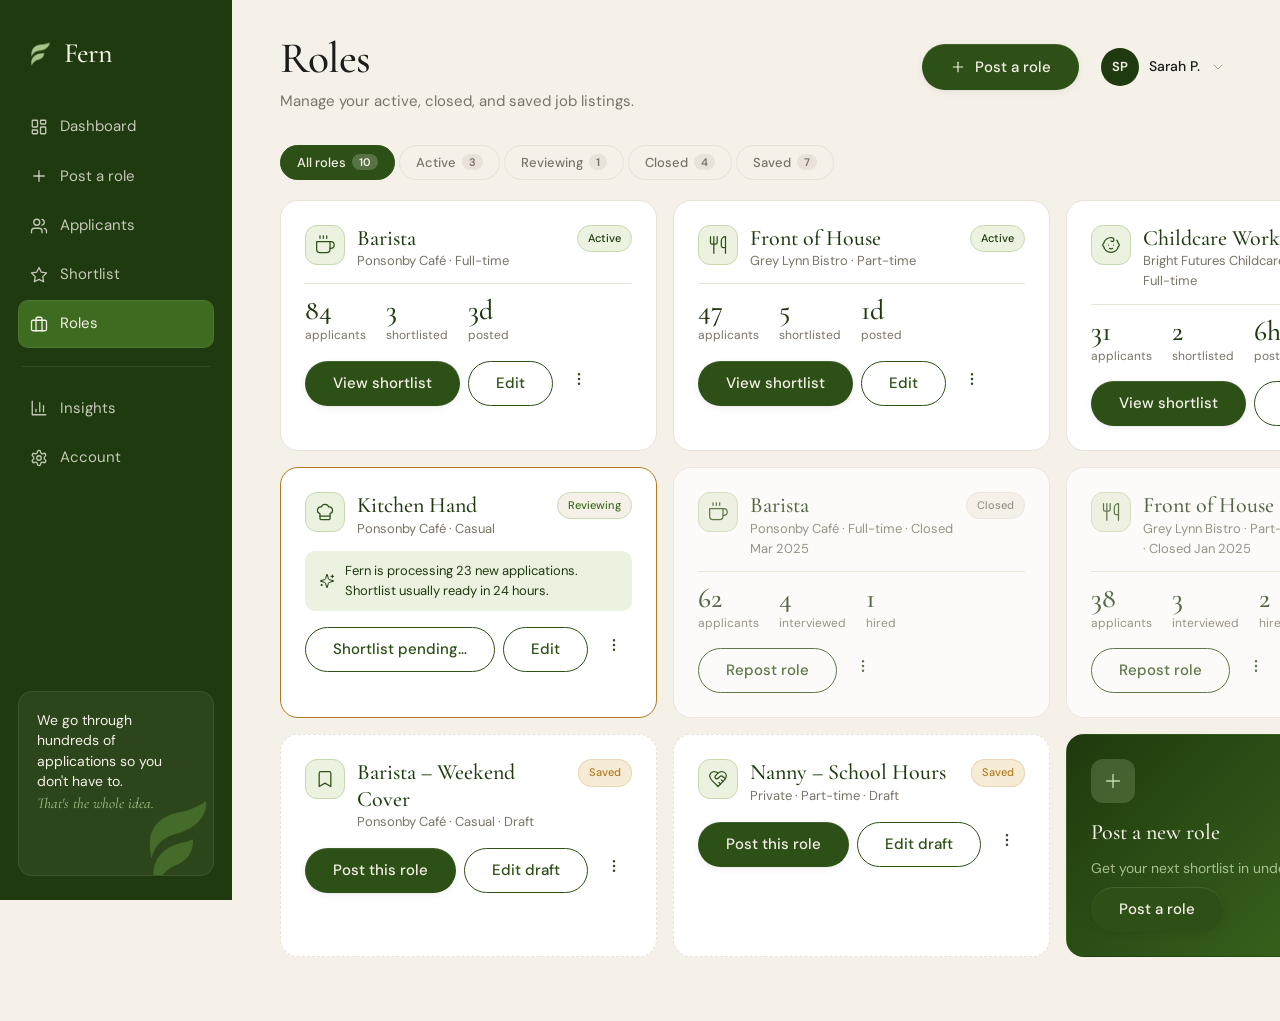
<file: roles.html>
<!DOCTYPE html>
<html lang="en">
<head>
  <meta charset="UTF-8"/>
  <meta name="viewport" content="width=device-width, initial-scale=1.0"/>
  <title>Fern · Roles</title>
  <link rel="stylesheet" href="styles.css"/>
</head>
<body>

<div class="app-shell">
  <!-- ===== Sidebar ===== -->
  <aside class="app-side">
    <a class="app-side-brand" href="dashboard.html">
      <span class="app-side-mark" aria-hidden="true"></span>
      <span>Fern</span>
    </a>
    <nav class="app-side-nav" aria-label="App navigation">
      <a class="app-side-link" href="dashboard.html"><span data-icon="layout-dashboard"></span><span>Dashboard</span></a>
      <a class="app-side-link" href="post-a-role.html"><span data-icon="plus"></span><span>Post a role</span></a>
      <a class="app-side-link" href="shortlist.html"><span data-icon="users"></span><span>Applicants</span></a>
      <a class="app-side-link" href="shortlist.html"><span data-icon="star"></span><span>Shortlist</span></a>
      <a class="app-side-link active" href="roles.html"><span data-icon="briefcase"></span><span>Roles</span></a>
      <div class="app-side-rule"></div>
      <a class="app-side-link" href="#"><span data-icon="bar-chart-3"></span><span>Insights</span></a>
      <a class="app-side-link" href="#"><span data-icon="settings"></span><span>Account</span></a>
    </nav>
    <div class="app-side-callout">
      <p>We go through hundreds of applications so you don't have to.<em>That's the whole idea.</em></p>
      <div class="app-side-callout-mark" aria-hidden="true"></div>
    </div>
  </aside>

  <!-- ===== Main ===== -->
  <div class="app-main">
    <header class="app-topbar">
      <div class="app-topbar-titles">
        <h1 class="app-title">Roles</h1>
        <p class="app-sub">Manage your active, closed, and saved job listings.</p>
      </div>
      <div class="app-topbar-meta">
        <a class="btn btn-primary" href="post-a-role.html"><span data-icon="plus"></span> Post a role</a>
        <a class="app-user-chip" href="#">
          <div class="avatar" aria-hidden="true">SP</div>
          <span class="name placeholder-data">Sarah P.</span>
          <span data-icon="chevron-down"></span>
        </a>
      </div>
    </header>

    <main class="app-content">

      <!-- Role filter tabs -->
      <div class="roles-tabs" role="tablist" aria-label="Filter roles">
        <button class="roles-tab active" role="tab" aria-selected="true">All roles <span class="roles-tab-count placeholder-data">10</span></button>
        <button class="roles-tab" role="tab" aria-selected="false">Active <span class="roles-tab-count placeholder-data">3</span></button>
        <button class="roles-tab" role="tab" aria-selected="false">Reviewing <span class="roles-tab-count placeholder-data">1</span></button>
        <button class="roles-tab" role="tab" aria-selected="false">Closed <span class="roles-tab-count placeholder-data">4</span></button>
        <button class="roles-tab" role="tab" aria-selected="false">Saved <span class="roles-tab-count placeholder-data">7</span></button>
      </div>

      <!-- TODO: Replace with Airtable API call — roles list -->
      <div class="roles-grid">

        <!-- Active roles -->
        <article class="role-card">
          <div class="role-card-head">
            <div class="role-card-icon" aria-hidden="true"><span data-icon="coffee"></span></div>
            <div class="role-card-info">
              <h2 class="role-card-title placeholder-data">Barista</h2>
              <div class="role-card-meta placeholder-data">Ponsonby Café · Full-time</div>
            </div>
            <span class="role-status-pill status-active">Active</span>
          </div>
          <div class="role-card-stats">
            <div class="role-stat">
              <span class="role-stat-num placeholder-data">84</span>
              <span class="role-stat-lbl">applicants</span>
            </div>
            <div class="role-stat">
              <span class="role-stat-num placeholder-data">3</span>
              <span class="role-stat-lbl">shortlisted</span>
            </div>
            <div class="role-stat">
              <span class="role-stat-num placeholder-data">3d</span>
              <span class="role-stat-lbl">posted</span>
            </div>
          </div>
          <div class="role-card-actions">
            <a class="btn btn-primary" href="shortlist.html">View shortlist</a>
            <a class="btn btn-secondary" href="post-a-role.html">Edit</a>
            <button class="btn btn-ghost role-card-more" aria-label="More actions"><span data-icon="more-vertical"></span></button>
          </div>
        </article>

        <article class="role-card">
          <div class="role-card-head">
            <div class="role-card-icon" aria-hidden="true"><span data-icon="utensils"></span></div>
            <div class="role-card-info">
              <h2 class="role-card-title placeholder-data">Front of House</h2>
              <div class="role-card-meta placeholder-data">Grey Lynn Bistro · Part-time</div>
            </div>
            <span class="role-status-pill status-active">Active</span>
          </div>
          <div class="role-card-stats">
            <div class="role-stat">
              <span class="role-stat-num placeholder-data">47</span>
              <span class="role-stat-lbl">applicants</span>
            </div>
            <div class="role-stat">
              <span class="role-stat-num placeholder-data">5</span>
              <span class="role-stat-lbl">shortlisted</span>
            </div>
            <div class="role-stat">
              <span class="role-stat-num placeholder-data">1d</span>
              <span class="role-stat-lbl">posted</span>
            </div>
          </div>
          <div class="role-card-actions">
            <a class="btn btn-primary" href="shortlist.html">View shortlist</a>
            <a class="btn btn-secondary" href="post-a-role.html">Edit</a>
            <button class="btn btn-ghost role-card-more" aria-label="More actions"><span data-icon="more-vertical"></span></button>
          </div>
        </article>

        <article class="role-card">
          <div class="role-card-head">
            <div class="role-card-icon" aria-hidden="true"><span data-icon="baby"></span></div>
            <div class="role-card-info">
              <h2 class="role-card-title placeholder-data">Childcare Worker</h2>
              <div class="role-card-meta placeholder-data">Bright Futures Childcare · Full-time</div>
            </div>
            <span class="role-status-pill status-active">Active</span>
          </div>
          <div class="role-card-stats">
            <div class="role-stat">
              <span class="role-stat-num placeholder-data">31</span>
              <span class="role-stat-lbl">applicants</span>
            </div>
            <div class="role-stat">
              <span class="role-stat-num placeholder-data">2</span>
              <span class="role-stat-lbl">shortlisted</span>
            </div>
            <div class="role-stat">
              <span class="role-stat-num placeholder-data">6h</span>
              <span class="role-stat-lbl">posted</span>
            </div>
          </div>
          <div class="role-card-actions">
            <a class="btn btn-primary" href="shortlist.html">View shortlist</a>
            <a class="btn btn-secondary" href="post-a-role.html">Edit</a>
            <button class="btn btn-ghost role-card-more" aria-label="More actions"><span data-icon="more-vertical"></span></button>
          </div>
        </article>

        <!-- Reviewing -->
        <article class="role-card role-card-reviewing">
          <div class="role-card-head">
            <div class="role-card-icon" aria-hidden="true"><span data-icon="chef-hat"></span></div>
            <div class="role-card-info">
              <h2 class="role-card-title placeholder-data">Kitchen Hand</h2>
              <div class="role-card-meta placeholder-data">Ponsonby Café · Casual</div>
            </div>
            <span class="role-status-pill status-reviewing">Reviewing</span>
          </div>
          <div class="role-card-reviewing-note">
            <span data-icon="sparkles"></span>
            <span class="placeholder-data">Fern is processing 23 new applications. Shortlist usually ready in 24 hours.</span>
          </div>
          <div class="role-card-actions">
            <button class="btn btn-secondary" disabled>Shortlist pending…</button>
            <a class="btn btn-secondary" href="post-a-role.html">Edit</a>
            <button class="btn btn-ghost role-card-more" aria-label="More actions"><span data-icon="more-vertical"></span></button>
          </div>
        </article>

        <!-- Closed roles -->
        <article class="role-card role-card-closed">
          <div class="role-card-head">
            <div class="role-card-icon" aria-hidden="true"><span data-icon="coffee"></span></div>
            <div class="role-card-info">
              <h2 class="role-card-title placeholder-data">Barista</h2>
              <div class="role-card-meta placeholder-data">Ponsonby Café · Full-time · Closed Mar 2025</div>
            </div>
            <span class="role-status-pill status-closed">Closed</span>
          </div>
          <div class="role-card-stats">
            <div class="role-stat">
              <span class="role-stat-num placeholder-data">62</span>
              <span class="role-stat-lbl">applicants</span>
            </div>
            <div class="role-stat">
              <span class="role-stat-num placeholder-data">4</span>
              <span class="role-stat-lbl">interviewed</span>
            </div>
            <div class="role-stat">
              <span class="role-stat-num placeholder-data">1</span>
              <span class="role-stat-lbl">hired</span>
            </div>
          </div>
          <div class="role-card-actions">
            <a class="btn btn-secondary" href="post-a-role.html">Repost role</a>
            <button class="btn btn-ghost role-card-more" aria-label="More actions"><span data-icon="more-vertical"></span></button>
          </div>
        </article>

        <article class="role-card role-card-closed">
          <div class="role-card-head">
            <div class="role-card-icon" aria-hidden="true"><span data-icon="utensils"></span></div>
            <div class="role-card-info">
              <h2 class="role-card-title placeholder-data">Front of House</h2>
              <div class="role-card-meta placeholder-data">Grey Lynn Bistro · Part-time · Closed Jan 2025</div>
            </div>
            <span class="role-status-pill status-closed">Closed</span>
          </div>
          <div class="role-card-stats">
            <div class="role-stat">
              <span class="role-stat-num placeholder-data">38</span>
              <span class="role-stat-lbl">applicants</span>
            </div>
            <div class="role-stat">
              <span class="role-stat-num placeholder-data">3</span>
              <span class="role-stat-lbl">interviewed</span>
            </div>
            <div class="role-stat">
              <span class="role-stat-num placeholder-data">2</span>
              <span class="role-stat-lbl">hired</span>
            </div>
          </div>
          <div class="role-card-actions">
            <a class="btn btn-secondary" href="post-a-role.html">Repost role</a>
            <button class="btn btn-ghost role-card-more" aria-label="More actions"><span data-icon="more-vertical"></span></button>
          </div>
        </article>

        <!-- Saved / draft roles -->
        <article class="role-card role-card-saved">
          <div class="role-card-head">
            <div class="role-card-icon" aria-hidden="true"><span data-icon="bookmark"></span></div>
            <div class="role-card-info">
              <h2 class="role-card-title placeholder-data">Barista – Weekend Cover</h2>
              <div class="role-card-meta placeholder-data">Ponsonby Café · Casual · Draft</div>
            </div>
            <span class="role-status-pill status-saved">Saved</span>
          </div>
          <div class="role-card-actions">
            <a class="btn btn-primary" href="post-a-role.html">Post this role</a>
            <button class="btn btn-secondary">Edit draft</button>
            <button class="btn btn-ghost role-card-more" aria-label="More actions"><span data-icon="more-vertical"></span></button>
          </div>
        </article>

        <article class="role-card role-card-saved">
          <div class="role-card-head">
            <div class="role-card-icon" aria-hidden="true"><span data-icon="heart-handshake"></span></div>
            <div class="role-card-info">
              <h2 class="role-card-title placeholder-data">Nanny – School Hours</h2>
              <div class="role-card-meta placeholder-data">Private · Part-time · Draft</div>
            </div>
            <span class="role-status-pill status-saved">Saved</span>
          </div>
          <div class="role-card-actions">
            <a class="btn btn-primary" href="post-a-role.html">Post this role</a>
            <button class="btn btn-secondary">Edit draft</button>
            <button class="btn btn-ghost role-card-more" aria-label="More actions"><span data-icon="more-vertical"></span></button>
          </div>
        </article>

        <!-- Post new role CTA card -->
        <article class="role-card role-card-new">
          <div class="role-card-new-inner">
            <div class="role-card-new-icon" aria-hidden="true"><span data-icon="plus"></span></div>
            <h3 class="role-card-new-title">Post a new role</h3>
            <p class="role-card-new-sub">Get your next shortlist in under 48 hours.</p>
            <a class="btn btn-primary" href="post-a-role.html">Post a role</a>
          </div>
        </article>

      </div><!-- /.roles-grid -->

    </main>
  </div><!-- /.app-main -->
</div><!-- /.app-shell -->

<script src="main.js" defer></script>
</body>
</html>
</file>
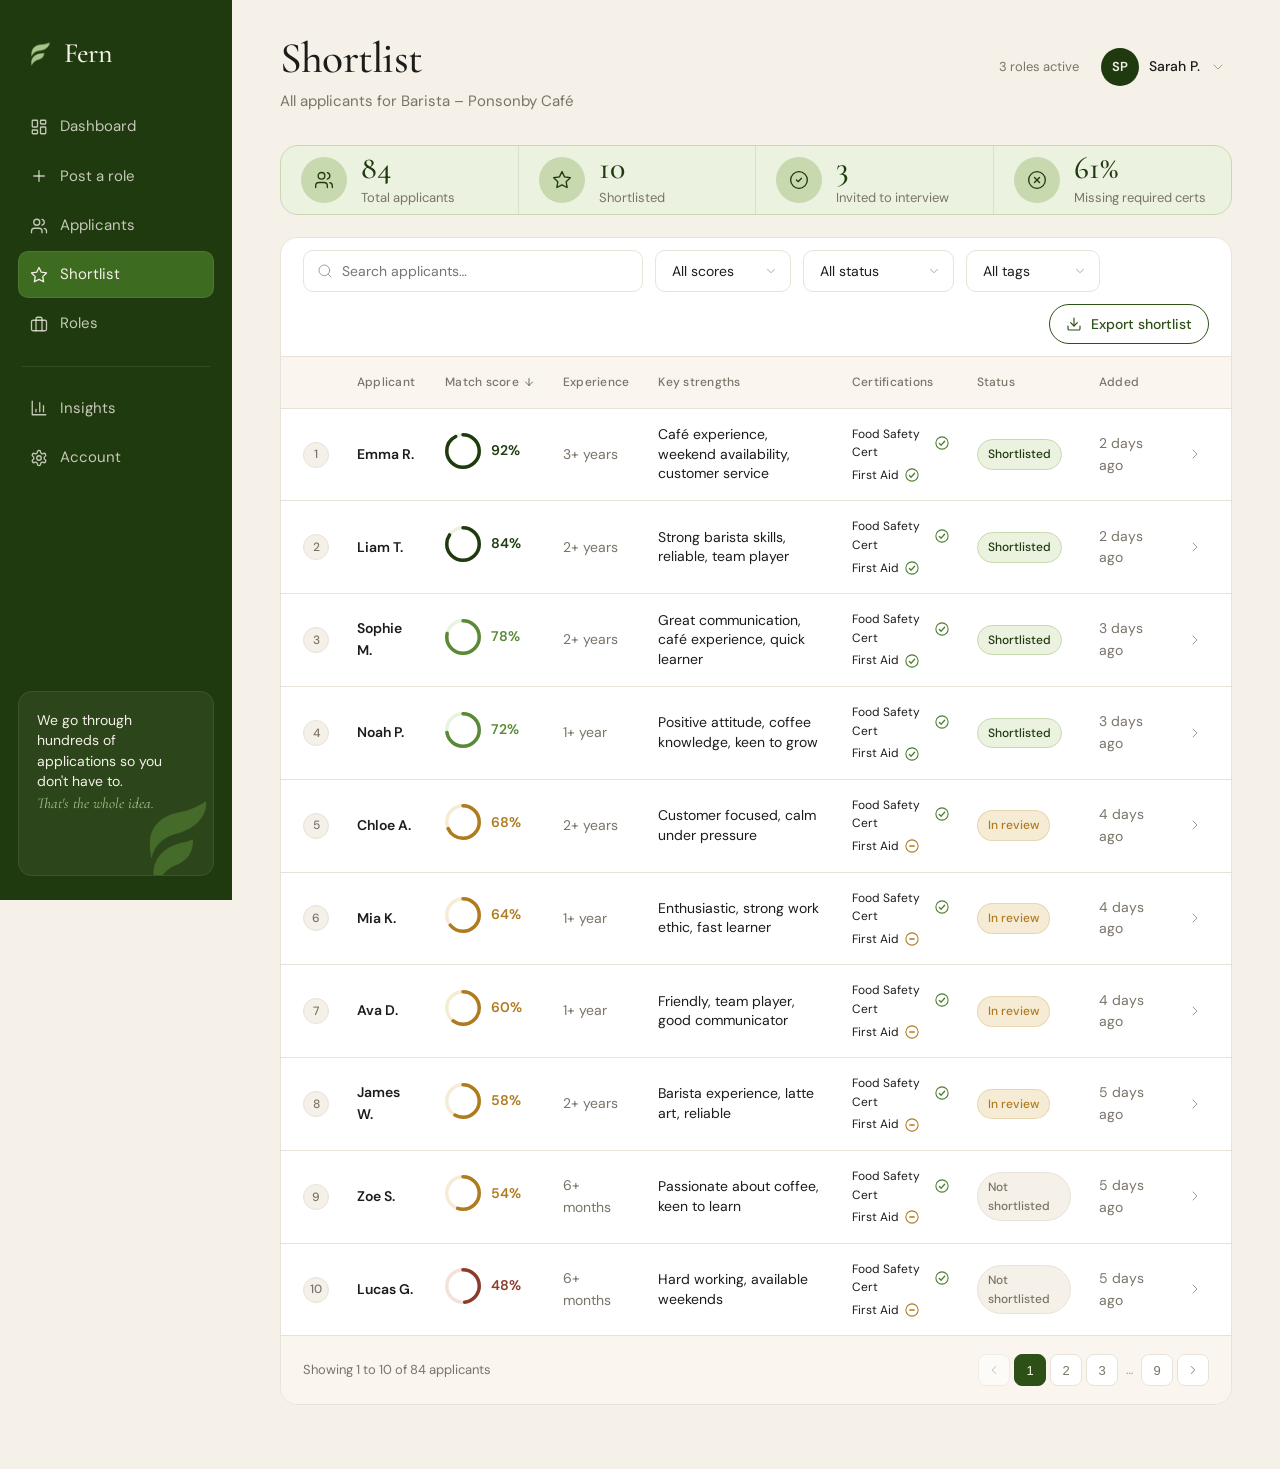
<file: shortlist.html>
<!DOCTYPE html>
<html lang="en">
<head>
  <meta charset="UTF-8"/>
  <meta name="viewport" content="width=device-width, initial-scale=1.0"/>
  <title>Fern · Shortlist</title>
  <link rel="stylesheet" href="styles.css"/>
</head>
<body>

<div class="app-shell">
  <!-- ===== Sidebar ===== -->
  <aside class="app-side">
    <a class="app-side-brand" href="dashboard.html">
      <span class="app-side-mark" aria-hidden="true"></span>
      <span>Fern</span>
    </a>
    <nav class="app-side-nav" aria-label="App navigation">
      <a class="app-side-link" href="dashboard.html"><span data-icon="layout-dashboard"></span><span>Dashboard</span></a>
      <a class="app-side-link" href="post-a-role.html"><span data-icon="plus"></span><span>Post a role</span></a>
      <a class="app-side-link" href="shortlist.html"><span data-icon="users"></span><span>Applicants</span></a>
      <a class="app-side-link active" href="shortlist.html"><span data-icon="star"></span><span>Shortlist</span></a>
      <a class="app-side-link" href="roles.html"><span data-icon="briefcase"></span><span>Roles</span></a>
      <div class="app-side-rule"></div>
      <a class="app-side-link" href="#"><span data-icon="bar-chart-3"></span><span>Insights</span></a>
      <a class="app-side-link" href="#"><span data-icon="settings"></span><span>Account</span></a>
    </nav>
    <div class="app-side-callout">
      <p>We go through hundreds of applications so you don't have to.<em>That's the whole idea.</em></p>
      <div class="app-side-callout-mark" aria-hidden="true"></div>
    </div>
  </aside>

  <!-- ===== Main ===== -->
  <div class="app-main">
    <header class="app-topbar">
      <div class="app-topbar-titles">
        <h1 class="app-title">Shortlist</h1>
        <p class="app-sub"><span class="placeholder-data">All applicants for Barista – Ponsonby Café</span></p>
      </div>
      <div class="app-topbar-meta">
        <a class="app-roles-pill" href="roles.html"><span class="placeholder-data">3 roles active</span></a>
        <a class="app-user-chip" href="#">
          <div class="avatar" aria-hidden="true">SP</div>
          <span class="name placeholder-data">Sarah P.</span>
          <span data-icon="chevron-down"></span>
        </a>
      </div>
    </header>

    <main class="app-content">

      <!-- TODO: Replace with Airtable API call — role stats -->
      <section class="stat-strip" aria-label="Role statistics">
        <div class="stat-cell">
          <div class="stat-cell-icon" aria-hidden="true"><span data-icon="users"></span></div>
          <div>
            <div class="stat-cell-num placeholder-data">84</div>
            <div class="stat-cell-label">Total applicants</div>
          </div>
        </div>
        <div class="stat-cell">
          <div class="stat-cell-icon" aria-hidden="true"><span data-icon="star"></span></div>
          <div>
            <div class="stat-cell-num placeholder-data">10</div>
            <div class="stat-cell-label">Shortlisted</div>
          </div>
        </div>
        <div class="stat-cell">
          <div class="stat-cell-icon" aria-hidden="true"><span data-icon="check-circle"></span></div>
          <div>
            <div class="stat-cell-num placeholder-data">3</div>
            <div class="stat-cell-label">Invited to interview</div>
          </div>
        </div>
        <div class="stat-cell">
          <div class="stat-cell-icon" aria-hidden="true"><span data-icon="x-circle"></span></div>
          <div>
            <div class="stat-cell-num placeholder-data">61%</div>
            <div class="stat-cell-label">Missing required certs</div>
          </div>
        </div>
      </section>

      <!-- TODO: Replace with Airtable API call — shortlist table rows -->
      <div class="applicants-card" id="shortlist-table">
        <header class="applicants-head">
          <div class="search-input">
            <span data-icon="search"></span>
            <input type="search" placeholder="Search applicants…" aria-label="Search applicants"/>
          </div>
          <div class="select-chip">
            <select aria-label="Filter by score">
              <option value="all">All scores</option>
              <option value="high">80% and up</option>
              <option value="medium">60 – 79%</option>
              <option value="low">Under 60%</option>
            </select>
            <span data-icon="chevron-down"></span>
          </div>
          <div class="select-chip">
            <select aria-label="Filter by status">
              <option value="all">All status</option>
              <option value="shortlisted">Shortlisted</option>
              <option value="review">In review</option>
              <option value="not">Not shortlisted</option>
            </select>
            <span data-icon="chevron-down"></span>
          </div>
          <div class="select-chip">
            <select aria-label="Filter by tag">
              <option value="all">All tags</option>
              <option value="food-safety">Food Safety</option>
              <option value="first-aid">First Aid</option>
              <option value="weekend">Weekend</option>
            </select>
            <span data-icon="chevron-down"></span>
          </div>
          <button class="btn btn-secondary export-btn"><span data-icon="download"></span> Export shortlist</button>
        </header>

        <table class="applicants-table">
          <thead>
            <tr>
              <th></th>
              <th>Applicant</th>
              <th class="th-sort"><span>Match score <span data-icon="arrow-down"></span></span></th>
              <th>Experience</th>
              <th>Key strengths</th>
              <th>Certifications</th>
              <th>Status</th>
              <th>Added</th>
              <th></th>
            </tr>
          </thead>
          <tbody>
            <!-- TODO: Replace with Airtable API call — each row is one applicant -->
            <tr>
              <td><span class="rank-pill">1</span></td>
              <td class="td-name placeholder-data">Emma R.</td>
              <td><div class="td-score tier-top">
                <svg width="36" height="36" viewBox="0 0 36 36" class="ringchart tier-top" aria-hidden="true">
                  <circle cx="18" cy="18" r="16.25" fill="none" class="ring-track" stroke-width="3.5"/>
                  <circle cx="18" cy="18" r="16.25" fill="none" class="ring-fill" stroke-width="3.5" stroke-linecap="round" stroke-dasharray="102.1" stroke-dashoffset="8.17" transform="rotate(-90 18 18)"/>
                </svg>
                <span class="placeholder-data">92%</span>
              </div></td>
              <td class="td-muted placeholder-data">3+ years</td>
              <td class="td-strengths placeholder-data">Café experience, weekend availability, customer service</td>
              <td><div class="cert-row">
                <span class="cert-chip ok"><span class="placeholder-data">Food Safety Cert</span><span class="cert-chip-dot"><svg viewBox="0 0 16 16" width="14" height="14" fill="none"><circle cx="8" cy="8" r="7" stroke="currentColor" stroke-width="1.2"/><path d="M5 8.5l2 2 4-4.5" stroke="currentColor" stroke-width="1.5" stroke-linecap="round" stroke-linejoin="round"/></svg></span></span>
                <span class="cert-chip ok"><span class="placeholder-data">First Aid</span><span class="cert-chip-dot"><svg viewBox="0 0 16 16" width="14" height="14" fill="none"><circle cx="8" cy="8" r="7" stroke="currentColor" stroke-width="1.2"/><path d="M5 8.5l2 2 4-4.5" stroke="currentColor" stroke-width="1.5" stroke-linecap="round" stroke-linejoin="round"/></svg></span></span>
              </div></td>
              <td><span class="status-pill shortlisted placeholder-data">Shortlisted</span></td>
              <td class="td-muted placeholder-data">2 days ago</td>
              <td><a class="td-chev" href="applicant.html" aria-label="Open Emma R."><span data-icon="chevron-right"></span></a></td>
            </tr>
            <tr>
              <td><span class="rank-pill">2</span></td>
              <td class="td-name placeholder-data">Liam T.</td>
              <td><div class="td-score tier-top">
                <svg width="36" height="36" viewBox="0 0 36 36" class="ringchart tier-top" aria-hidden="true">
                  <circle cx="18" cy="18" r="16.25" fill="none" class="ring-track" stroke-width="3.5"/>
                  <circle cx="18" cy="18" r="16.25" fill="none" class="ring-fill" stroke-width="3.5" stroke-linecap="round" stroke-dasharray="102.1" stroke-dashoffset="16.34" transform="rotate(-90 18 18)"/>
                </svg>
                <span class="placeholder-data">84%</span>
              </div></td>
              <td class="td-muted placeholder-data">2+ years</td>
              <td class="td-strengths placeholder-data">Strong barista skills, reliable, team player</td>
              <td><div class="cert-row">
                <span class="cert-chip ok"><span class="placeholder-data">Food Safety Cert</span><span class="cert-chip-dot"><svg viewBox="0 0 16 16" width="14" height="14" fill="none"><circle cx="8" cy="8" r="7" stroke="currentColor" stroke-width="1.2"/><path d="M5 8.5l2 2 4-4.5" stroke="currentColor" stroke-width="1.5" stroke-linecap="round" stroke-linejoin="round"/></svg></span></span>
                <span class="cert-chip ok"><span class="placeholder-data">First Aid</span><span class="cert-chip-dot"><svg viewBox="0 0 16 16" width="14" height="14" fill="none"><circle cx="8" cy="8" r="7" stroke="currentColor" stroke-width="1.2"/><path d="M5 8.5l2 2 4-4.5" stroke="currentColor" stroke-width="1.5" stroke-linecap="round" stroke-linejoin="round"/></svg></span></span>
              </div></td>
              <td><span class="status-pill shortlisted placeholder-data">Shortlisted</span></td>
              <td class="td-muted placeholder-data">2 days ago</td>
              <td><a class="td-chev" href="applicant.html" aria-label="Open Liam T."><span data-icon="chevron-right"></span></a></td>
            </tr>
            <tr>
              <td><span class="rank-pill">3</span></td>
              <td class="td-name placeholder-data">Sophie M.</td>
              <td><div class="td-score tier-high">
                <svg width="36" height="36" viewBox="0 0 36 36" class="ringchart tier-high" aria-hidden="true">
                  <circle cx="18" cy="18" r="16.25" fill="none" class="ring-track" stroke-width="3.5"/>
                  <circle cx="18" cy="18" r="16.25" fill="none" class="ring-fill" stroke-width="3.5" stroke-linecap="round" stroke-dasharray="102.1" stroke-dashoffset="22.46" transform="rotate(-90 18 18)"/>
                </svg>
                <span class="placeholder-data">78%</span>
              </div></td>
              <td class="td-muted placeholder-data">2+ years</td>
              <td class="td-strengths placeholder-data">Great communication, café experience, quick learner</td>
              <td><div class="cert-row">
                <span class="cert-chip ok"><span class="placeholder-data">Food Safety Cert</span><span class="cert-chip-dot"><svg viewBox="0 0 16 16" width="14" height="14" fill="none"><circle cx="8" cy="8" r="7" stroke="currentColor" stroke-width="1.2"/><path d="M5 8.5l2 2 4-4.5" stroke="currentColor" stroke-width="1.5" stroke-linecap="round" stroke-linejoin="round"/></svg></span></span>
                <span class="cert-chip ok"><span class="placeholder-data">First Aid</span><span class="cert-chip-dot"><svg viewBox="0 0 16 16" width="14" height="14" fill="none"><circle cx="8" cy="8" r="7" stroke="currentColor" stroke-width="1.2"/><path d="M5 8.5l2 2 4-4.5" stroke="currentColor" stroke-width="1.5" stroke-linecap="round" stroke-linejoin="round"/></svg></span></span>
              </div></td>
              <td><span class="status-pill shortlisted placeholder-data">Shortlisted</span></td>
              <td class="td-muted placeholder-data">3 days ago</td>
              <td><a class="td-chev" href="applicant.html" aria-label="Open Sophie M."><span data-icon="chevron-right"></span></a></td>
            </tr>
            <tr>
              <td><span class="rank-pill">4</span></td>
              <td class="td-name placeholder-data">Noah P.</td>
              <td><div class="td-score tier-high">
                <svg width="36" height="36" viewBox="0 0 36 36" class="ringchart tier-high" aria-hidden="true">
                  <circle cx="18" cy="18" r="16.25" fill="none" class="ring-track" stroke-width="3.5"/>
                  <circle cx="18" cy="18" r="16.25" fill="none" class="ring-fill" stroke-width="3.5" stroke-linecap="round" stroke-dasharray="102.1" stroke-dashoffset="28.59" transform="rotate(-90 18 18)"/>
                </svg>
                <span class="placeholder-data">72%</span>
              </div></td>
              <td class="td-muted placeholder-data">1+ year</td>
              <td class="td-strengths placeholder-data">Positive attitude, coffee knowledge, keen to grow</td>
              <td><div class="cert-row">
                <span class="cert-chip ok"><span class="placeholder-data">Food Safety Cert</span><span class="cert-chip-dot"><svg viewBox="0 0 16 16" width="14" height="14" fill="none"><circle cx="8" cy="8" r="7" stroke="currentColor" stroke-width="1.2"/><path d="M5 8.5l2 2 4-4.5" stroke="currentColor" stroke-width="1.5" stroke-linecap="round" stroke-linejoin="round"/></svg></span></span>
                <span class="cert-chip ok"><span class="placeholder-data">First Aid</span><span class="cert-chip-dot"><svg viewBox="0 0 16 16" width="14" height="14" fill="none"><circle cx="8" cy="8" r="7" stroke="currentColor" stroke-width="1.2"/><path d="M5 8.5l2 2 4-4.5" stroke="currentColor" stroke-width="1.5" stroke-linecap="round" stroke-linejoin="round"/></svg></span></span>
              </div></td>
              <td><span class="status-pill shortlisted placeholder-data">Shortlisted</span></td>
              <td class="td-muted placeholder-data">3 days ago</td>
              <td><a class="td-chev" href="applicant.html" aria-label="Open Noah P."><span data-icon="chevron-right"></span></a></td>
            </tr>
            <tr>
              <td><span class="rank-pill">5</span></td>
              <td class="td-name placeholder-data">Chloe A.</td>
              <td><div class="td-score tier-mid">
                <svg width="36" height="36" viewBox="0 0 36 36" class="ringchart tier-mid" aria-hidden="true">
                  <circle cx="18" cy="18" r="16.25" fill="none" class="ring-track" stroke-width="3.5"/>
                  <circle cx="18" cy="18" r="16.25" fill="none" class="ring-fill" stroke-width="3.5" stroke-linecap="round" stroke-dasharray="102.1" stroke-dashoffset="32.67" transform="rotate(-90 18 18)"/>
                </svg>
                <span class="placeholder-data">68%</span>
              </div></td>
              <td class="td-muted placeholder-data">2+ years</td>
              <td class="td-strengths placeholder-data">Customer focused, calm under pressure</td>
              <td><div class="cert-row">
                <span class="cert-chip ok"><span class="placeholder-data">Food Safety Cert</span><span class="cert-chip-dot"><svg viewBox="0 0 16 16" width="14" height="14" fill="none"><circle cx="8" cy="8" r="7" stroke="currentColor" stroke-width="1.2"/><path d="M5 8.5l2 2 4-4.5" stroke="currentColor" stroke-width="1.5" stroke-linecap="round" stroke-linejoin="round"/></svg></span></span>
                <span class="cert-chip warn"><span class="placeholder-data">First Aid</span><span class="cert-chip-dot"><svg viewBox="0 0 16 16" width="14" height="14" fill="none"><circle cx="8" cy="8" r="7" stroke="currentColor" stroke-width="1.2"/><path d="M5.5 8h5" stroke="currentColor" stroke-width="1.5" stroke-linecap="round"/></svg></span></span>
              </div></td>
              <td><span class="status-pill review placeholder-data">In review</span></td>
              <td class="td-muted placeholder-data">4 days ago</td>
              <td><a class="td-chev" href="applicant.html" aria-label="Open Chloe A."><span data-icon="chevron-right"></span></a></td>
            </tr>
            <tr>
              <td><span class="rank-pill">6</span></td>
              <td class="td-name placeholder-data">Mia K.</td>
              <td><div class="td-score tier-mid">
                <svg width="36" height="36" viewBox="0 0 36 36" class="ringchart tier-mid" aria-hidden="true">
                  <circle cx="18" cy="18" r="16.25" fill="none" class="ring-track" stroke-width="3.5"/>
                  <circle cx="18" cy="18" r="16.25" fill="none" class="ring-fill" stroke-width="3.5" stroke-linecap="round" stroke-dasharray="102.1" stroke-dashoffset="36.76" transform="rotate(-90 18 18)"/>
                </svg>
                <span class="placeholder-data">64%</span>
              </div></td>
              <td class="td-muted placeholder-data">1+ year</td>
              <td class="td-strengths placeholder-data">Enthusiastic, strong work ethic, fast learner</td>
              <td><div class="cert-row">
                <span class="cert-chip ok"><span class="placeholder-data">Food Safety Cert</span><span class="cert-chip-dot"><svg viewBox="0 0 16 16" width="14" height="14" fill="none"><circle cx="8" cy="8" r="7" stroke="currentColor" stroke-width="1.2"/><path d="M5 8.5l2 2 4-4.5" stroke="currentColor" stroke-width="1.5" stroke-linecap="round" stroke-linejoin="round"/></svg></span></span>
                <span class="cert-chip warn"><span class="placeholder-data">First Aid</span><span class="cert-chip-dot"><svg viewBox="0 0 16 16" width="14" height="14" fill="none"><circle cx="8" cy="8" r="7" stroke="currentColor" stroke-width="1.2"/><path d="M5.5 8h5" stroke="currentColor" stroke-width="1.5" stroke-linecap="round"/></svg></span></span>
              </div></td>
              <td><span class="status-pill review placeholder-data">In review</span></td>
              <td class="td-muted placeholder-data">4 days ago</td>
              <td><a class="td-chev" href="applicant.html" aria-label="Open Mia K."><span data-icon="chevron-right"></span></a></td>
            </tr>
            <tr>
              <td><span class="rank-pill">7</span></td>
              <td class="td-name placeholder-data">Ava D.</td>
              <td><div class="td-score tier-mid">
                <svg width="36" height="36" viewBox="0 0 36 36" class="ringchart tier-mid" aria-hidden="true">
                  <circle cx="18" cy="18" r="16.25" fill="none" class="ring-track" stroke-width="3.5"/>
                  <circle cx="18" cy="18" r="16.25" fill="none" class="ring-fill" stroke-width="3.5" stroke-linecap="round" stroke-dasharray="102.1" stroke-dashoffset="40.84" transform="rotate(-90 18 18)"/>
                </svg>
                <span class="placeholder-data">60%</span>
              </div></td>
              <td class="td-muted placeholder-data">1+ year</td>
              <td class="td-strengths placeholder-data">Friendly, team player, good communicator</td>
              <td><div class="cert-row">
                <span class="cert-chip ok"><span class="placeholder-data">Food Safety Cert</span><span class="cert-chip-dot"><svg viewBox="0 0 16 16" width="14" height="14" fill="none"><circle cx="8" cy="8" r="7" stroke="currentColor" stroke-width="1.2"/><path d="M5 8.5l2 2 4-4.5" stroke="currentColor" stroke-width="1.5" stroke-linecap="round" stroke-linejoin="round"/></svg></span></span>
                <span class="cert-chip warn"><span class="placeholder-data">First Aid</span><span class="cert-chip-dot"><svg viewBox="0 0 16 16" width="14" height="14" fill="none"><circle cx="8" cy="8" r="7" stroke="currentColor" stroke-width="1.2"/><path d="M5.5 8h5" stroke="currentColor" stroke-width="1.5" stroke-linecap="round"/></svg></span></span>
              </div></td>
              <td><span class="status-pill review placeholder-data">In review</span></td>
              <td class="td-muted placeholder-data">4 days ago</td>
              <td><a class="td-chev" href="applicant.html" aria-label="Open Ava D."><span data-icon="chevron-right"></span></a></td>
            </tr>
            <tr>
              <td><span class="rank-pill">8</span></td>
              <td class="td-name placeholder-data">James W.</td>
              <td><div class="td-score tier-mid">
                <svg width="36" height="36" viewBox="0 0 36 36" class="ringchart tier-mid" aria-hidden="true">
                  <circle cx="18" cy="18" r="16.25" fill="none" class="ring-track" stroke-width="3.5"/>
                  <circle cx="18" cy="18" r="16.25" fill="none" class="ring-fill" stroke-width="3.5" stroke-linecap="round" stroke-dasharray="102.1" stroke-dashoffset="42.87" transform="rotate(-90 18 18)"/>
                </svg>
                <span class="placeholder-data">58%</span>
              </div></td>
              <td class="td-muted placeholder-data">2+ years</td>
              <td class="td-strengths placeholder-data">Barista experience, latte art, reliable</td>
              <td><div class="cert-row">
                <span class="cert-chip ok"><span class="placeholder-data">Food Safety Cert</span><span class="cert-chip-dot"><svg viewBox="0 0 16 16" width="14" height="14" fill="none"><circle cx="8" cy="8" r="7" stroke="currentColor" stroke-width="1.2"/><path d="M5 8.5l2 2 4-4.5" stroke="currentColor" stroke-width="1.5" stroke-linecap="round" stroke-linejoin="round"/></svg></span></span>
                <span class="cert-chip warn"><span class="placeholder-data">First Aid</span><span class="cert-chip-dot"><svg viewBox="0 0 16 16" width="14" height="14" fill="none"><circle cx="8" cy="8" r="7" stroke="currentColor" stroke-width="1.2"/><path d="M5.5 8h5" stroke="currentColor" stroke-width="1.5" stroke-linecap="round"/></svg></span></span>
              </div></td>
              <td><span class="status-pill review placeholder-data">In review</span></td>
              <td class="td-muted placeholder-data">5 days ago</td>
              <td><a class="td-chev" href="applicant.html" aria-label="Open James W."><span data-icon="chevron-right"></span></a></td>
            </tr>
            <tr>
              <td><span class="rank-pill">9</span></td>
              <td class="td-name placeholder-data">Zoe S.</td>
              <td><div class="td-score tier-mid">
                <svg width="36" height="36" viewBox="0 0 36 36" class="ringchart tier-mid" aria-hidden="true">
                  <circle cx="18" cy="18" r="16.25" fill="none" class="ring-track" stroke-width="3.5"/>
                  <circle cx="18" cy="18" r="16.25" fill="none" class="ring-fill" stroke-width="3.5" stroke-linecap="round" stroke-dasharray="102.1" stroke-dashoffset="45.95" transform="rotate(-90 18 18)"/>
                </svg>
                <span class="placeholder-data">54%</span>
              </div></td>
              <td class="td-muted placeholder-data">6+ months</td>
              <td class="td-strengths placeholder-data">Passionate about coffee, keen to learn</td>
              <td><div class="cert-row">
                <span class="cert-chip ok"><span class="placeholder-data">Food Safety Cert</span><span class="cert-chip-dot"><svg viewBox="0 0 16 16" width="14" height="14" fill="none"><circle cx="8" cy="8" r="7" stroke="currentColor" stroke-width="1.2"/><path d="M5 8.5l2 2 4-4.5" stroke="currentColor" stroke-width="1.5" stroke-linecap="round" stroke-linejoin="round"/></svg></span></span>
                <span class="cert-chip warn"><span class="placeholder-data">First Aid</span><span class="cert-chip-dot"><svg viewBox="0 0 16 16" width="14" height="14" fill="none"><circle cx="8" cy="8" r="7" stroke="currentColor" stroke-width="1.2"/><path d="M5.5 8h5" stroke="currentColor" stroke-width="1.5" stroke-linecap="round"/></svg></span></span>
              </div></td>
              <td><span class="status-pill not placeholder-data">Not shortlisted</span></td>
              <td class="td-muted placeholder-data">5 days ago</td>
              <td><a class="td-chev" href="applicant.html" aria-label="Open Zoe S."><span data-icon="chevron-right"></span></a></td>
            </tr>
            <tr>
              <td><span class="rank-pill">10</span></td>
              <td class="td-name placeholder-data">Lucas G.</td>
              <td><div class="td-score tier-low">
                <svg width="36" height="36" viewBox="0 0 36 36" class="ringchart tier-low" aria-hidden="true">
                  <circle cx="18" cy="18" r="16.25" fill="none" class="ring-track" stroke-width="3.5"/>
                  <circle cx="18" cy="18" r="16.25" fill="none" class="ring-fill" stroke-width="3.5" stroke-linecap="round" stroke-dasharray="102.1" stroke-dashoffset="53.09" transform="rotate(-90 18 18)"/>
                </svg>
                <span class="placeholder-data">48%</span>
              </div></td>
              <td class="td-muted placeholder-data">6+ months</td>
              <td class="td-strengths placeholder-data">Hard working, available weekends</td>
              <td><div class="cert-row">
                <span class="cert-chip ok"><span class="placeholder-data">Food Safety Cert</span><span class="cert-chip-dot"><svg viewBox="0 0 16 16" width="14" height="14" fill="none"><circle cx="8" cy="8" r="7" stroke="currentColor" stroke-width="1.2"/><path d="M5 8.5l2 2 4-4.5" stroke="currentColor" stroke-width="1.5" stroke-linecap="round" stroke-linejoin="round"/></svg></span></span>
                <span class="cert-chip warn"><span class="placeholder-data">First Aid</span><span class="cert-chip-dot"><svg viewBox="0 0 16 16" width="14" height="14" fill="none"><circle cx="8" cy="8" r="7" stroke="currentColor" stroke-width="1.2"/><path d="M5.5 8h5" stroke="currentColor" stroke-width="1.5" stroke-linecap="round"/></svg></span></span>
              </div></td>
              <td><span class="status-pill not placeholder-data">Not shortlisted</span></td>
              <td class="td-muted placeholder-data">5 days ago</td>
              <td><a class="td-chev" href="applicant.html" aria-label="Open Lucas G."><span data-icon="chevron-right"></span></a></td>
            </tr>
          </tbody>
        </table>

        <footer class="applicants-foot">
          <div class="t-muted placeholder-data">Showing 1 to 10 of 84 applicants</div>
          <nav class="pagination" aria-label="Pagination">
            <button class="pg-btn" disabled aria-label="Previous"><span data-icon="chevron-left"></span></button>
            <button class="pg-btn active" aria-current="page">1</button>
            <button class="pg-btn">2</button>
            <button class="pg-btn">3</button>
            <span class="pg-ellipsis">…</span>
            <button class="pg-btn">9</button>
            <button class="pg-btn" aria-label="Next"><span data-icon="chevron-right"></span></button>
          </nav>
        </footer>
      </div>

    </main>
  </div>
</div>

<script src="main.js" defer></script>
</body>
</html>
</file>
<file: styles.css>
/* ============================================
   Fern · Production Styles
   All CSS custom properties defined at top.
   ============================================ */

@import url('https://fonts.googleapis.com/css2?family=Cormorant+Garamond:ital,wght@0,400;0,500;0,600;0,700;1,400;1,500;1,600&family=DM+Sans:wght@300;400;500;600;700&display=swap');

:root {
  /* Required brand tokens */
  --forest:        #2D5016;
  --forest-mid:    #3D6B20;
  --forest-light:  #5A8A35;
  --forest-deep:   #1F3A0E;
  --sage:          #C8D9B0;
  --sage-mid:      #A8C48A;
  --sage-pale:     #EBF2E0;
  --sage-whisper:  #F4F8EC;
  --cream:         #F5F0E8;
  --cream-soft:    #FAF6EF;
  --stone:         #E8E2D8;
  --stone-mid:     #D4CCBE;
  --paper:         #FFFFFF;
  --charcoal:      #1C1C1A;
  --warm-gray:     #7A7468;
  --warm-gray-mid: #A39C8E;
  --warm-gray-light:#C8C1B3;

  /* Semantic */
  --fg-1:          var(--charcoal);
  --fg-2:          var(--warm-gray);
  --fg-3:          var(--warm-gray-mid);
  --fg-on-dark:    var(--cream);
  --bg-app:        var(--cream);
  --bg-surface:    var(--paper);
  --border-1:      var(--stone);
  --border-2:      var(--stone-mid);
  --border-strong: var(--warm-gray-light);

  /* Status */
  --ok:            #4A7C2A;
  --ok-bg:         #E8F0DA;
  --warn:          #B07A1F;
  --warn-bg:       #F6ECD6;
  --danger:        #8C3A2A;
  --danger-bg:     #F4E1DB;

  /* Typography */
  --font-display:  'Cormorant Garamond', Garamond, 'Times New Roman', serif;
  --font-body:     'DM Sans', -apple-system, BlinkMacSystemFont, system-ui, sans-serif;
  --font-mono:     'JetBrains Mono', 'SF Mono', Menlo, monospace;

  --t-display: clamp(56px, 7vw, 96px);
  --t-h1:      clamp(40px, 5vw, 64px);
  --t-h2:      clamp(32px, 4vw, 48px);
  --t-h3:      28px;
  --t-h4:      22px;
  --t-lead:    20px;
  --t-body:    16px;
  --t-small:   14px;
  --t-micro:   12px;

  --lh-tight:  1.05;
  --lh-snug:   1.2;
  --lh-body:   1.55;
  --lh-loose:  1.7;

  --ls-tight:  -0.02em;
  --ls-display:-0.01em;
  --ls-wide:    0.08em;
  --ls-label:   0.14em;

  /* Radius */
  --r-xs:  4px;
  --r-sm:  8px;
  --r-md:  12px;
  --r-lg:  16px;
  --r-xl:  24px;
  --r-pill:999px;

  /* Shadow */
  --shadow-1: 0 1px 2px rgba(28,28,26,0.04), 0 1px 1px rgba(28,28,26,0.03);
  --shadow-2: 0 2px 8px rgba(28,28,26,0.06), 0 1px 2px rgba(28,28,26,0.04);
  --shadow-3: 0 8px 24px rgba(28,28,26,0.08), 0 2px 6px rgba(28,28,26,0.04);
  --shadow-4: 0 18px 48px rgba(28,28,26,0.12), 0 4px 12px rgba(28,28,26,0.06);
  --shadow-focus: 0 0 0 3px rgba(90,138,53,0.30);

  /* Spacing */
  --s-1:4px; --s-2:8px; --s-3:12px; --s-4:16px; --s-5:24px;
  --s-6:32px; --s-7:48px; --s-8:64px; --s-9:96px; --s-10:128px;

  /* Motion */
  --ease-out:    cubic-bezier(0.22, 0.61, 0.36, 1);
  --ease-in-out: cubic-bezier(0.65, 0, 0.35, 1);
  --ease-organic:cubic-bezier(0.34, 1.18, 0.64, 1);
  --dur-fast:  120ms;
  --dur-base:  220ms;
  --dur-slow:  400ms;
}

/* ============================================
   Reset & base
   ============================================ */
*, *::before, *::after { box-sizing: border-box; }
html, body { margin: 0; padding: 0; }
html { scroll-behavior: smooth; }
body {
  font-family: var(--font-body);
  font-size: var(--t-body);
  line-height: var(--lh-body);
  color: var(--fg-1);
  background: var(--cream);
  -webkit-font-smoothing: antialiased;
  text-rendering: optimizeLegibility;
}
img { display: block; max-width: 100%; }
::selection { background: var(--sage); color: var(--forest-deep); }

/* ============================================
   01 · Layout
   ============================================ */
.container       { max-width: 1200px; margin: 0 auto; padding: 0 40px; }
.container-narrow{ max-width: 760px;  margin: 0 auto; padding: 0 40px; }
.container-wide  { max-width: 1340px; margin: 0 auto; padding: 0 40px; }

section { padding: 110px 0; position: relative; }
section.compact  { padding: 72px 0; }
section.cream    { background: var(--cream); }
section.paper    { background: var(--paper); }
section.sage     { background: var(--sage-pale); }
section.forest   { background: var(--forest); color: var(--cream); }
section.charcoal { background: var(--charcoal); color: var(--cream); }
section.forest .eyebrow, section.charcoal .eyebrow { color: rgba(245,240,232,0.55); }
section.forest .lead,    section.charcoal .lead    { color: rgba(245,240,232,0.72); }

/* ============================================
   02 · Typography
   ============================================ */
.eyebrow {
  font-family: var(--font-body); font-size: 11px; font-weight: 500;
  letter-spacing: 0.18em; text-transform: uppercase; color: var(--fg-2);
  display: inline-flex; align-items: center; gap: 10px; white-space: nowrap;
}
.eyebrow::before { content:''; width:18px; height:1px; background:var(--forest-light); flex-shrink:0; }
.eyebrow.no-rule::before { display: none; }
.eyebrow.no-rule { display: inline-block; }

.h2 {
  font-family: var(--font-display); font-weight: 500;
  font-size: clamp(36px, 4.4vw, 56px); line-height: 1.04;
  letter-spacing: -0.018em; color: var(--fg-1); text-wrap: balance;
}
.h2 em { font-weight: 400; font-style: italic; color: var(--forest-light); }
.h2.on-dark { color: var(--cream); }
.h2.on-dark em { color: var(--sage); }

.h3 { font-family: var(--font-display); font-weight: 500; font-size: 28px; line-height: 1.18; letter-spacing: -0.005em; }
.h3 em { font-style: italic; font-weight: 400; color: var(--forest-light); }

.lead {
  font-family: var(--font-body); font-weight: 400;
  font-size: clamp(17px, 1.4vw, 20px); line-height: 1.55;
  color: var(--fg-2); text-wrap: pretty;
}
.quote {
  font-family: var(--font-display); font-style: italic; font-weight: 400;
  font-size: clamp(28px, 3.2vw, 40px); line-height: 1.28;
  color: var(--fg-1); text-wrap: balance;
}
.marginalia {
  font-family: var(--font-display); font-style: italic; font-weight: 400;
  font-size: 17px; line-height: 1.4; color: var(--warm-gray);
}

a {
  color: var(--forest); text-decoration: underline;
  text-decoration-color: rgba(45,80,22,0.35); text-underline-offset: 3px;
  transition: text-decoration-color var(--dur-base) var(--ease-out);
}
a:hover { text-decoration-color: var(--forest); }

/* ============================================
   03 · Nav
   ============================================ */
.nav {
  position: sticky; top: 0; z-index: 50;
  display: flex; align-items: center; gap: 28px;
  padding: 14px 40px;
  background: rgba(245,240,232,0.78);
  backdrop-filter: blur(14px) saturate(140%);
  -webkit-backdrop-filter: blur(14px) saturate(140%);
  border-bottom: 1px solid transparent;
  transition: border-color var(--dur-base) var(--ease-out),
              padding var(--dur-base) var(--ease-out),
              background var(--dur-base);
}
.nav.scrolled { border-bottom-color: var(--border-1); padding: 10px 40px; }
.nav-brand {
  display: inline-flex; align-items: center; gap: 9px;
  text-decoration: none; color: inherit;
}
.nav-brand img { width: 30px; height: 30px; }
.nav-brand .name {
  font-family: var(--font-display); font-weight: 500; font-size: 28px;
  color: var(--forest); letter-spacing: -0.01em; line-height: 1;
}
.nav-links { display: flex; gap: 30px; flex: 1; justify-content: center; }
.nav-link {
  color: var(--fg-1); text-decoration: none; font-size: 14px; font-weight: 400;
  position: relative; padding: 6px 2px; transition: color var(--dur-fast);
}
.nav-link::after {
  content: ''; position: absolute; left: 0; right: 0; bottom: 0;
  height: 1px; background: var(--forest); transform: scaleX(0);
  transform-origin: center; transition: transform var(--dur-base) var(--ease-out);
}
.nav-link:hover { color: var(--forest); }
.nav-link:hover::after, .nav-link.active::after { transform: scaleX(1); }
.nav-link.active { color: var(--forest); }
.nav-cta { display: flex; gap: 8px; align-items: center; }

/* ============================================
   04 · Buttons
   ============================================ */
.btn {
  font-family: var(--font-body); font-weight: 500; border: none; cursor: pointer;
  display: inline-flex; align-items: center; justify-content: center; gap: 9px;
  line-height: 1; text-decoration: none; white-space: nowrap;
  transition: background var(--dur-fast) var(--ease-out),
              color var(--dur-fast) var(--ease-out),
              box-shadow var(--dur-fast) var(--ease-out),
              border-color var(--dur-fast) var(--ease-out);
}
.btn .icon { width: 16px; height: 16px; stroke-width: 1.75; flex-shrink: 0; }
.btn-primary {
  background: var(--forest); color: var(--cream); border-radius: 999px;
  padding: 15px 28px; font-size: 15px;
  box-shadow: var(--shadow-2), inset 0 1px 0 rgba(255,255,255,0.10);
}
.btn-primary:hover { background: var(--forest-mid); box-shadow: var(--shadow-3); color: var(--cream); text-decoration: none; }
.btn-primary:active { background: var(--forest-deep); }
.btn-primary.on-dark { background: var(--cream); color: var(--forest); }
.btn-primary.on-dark:hover { background: var(--paper); color: var(--forest); }
.btn-primary.sage { background: var(--sage); color: var(--forest-deep); }
.btn-primary.sage:hover { background: var(--sage-mid); color: var(--forest-deep); }
.btn-secondary {
  background: var(--paper); color: var(--forest); border: 1px solid var(--forest);
  border-radius: 999px; padding: 14px 27px; font-size: 15px;
}
.btn-secondary:hover { background: var(--sage-pale); text-decoration: none; }
.btn-tertiary { background: transparent; color: var(--fg-1); padding: 14px 18px; font-size: 14px; border-radius: 8px; }
.btn-tertiary:hover { color: var(--forest); background: rgba(45,80,22,0.04); text-decoration: none; }
.btn-ghost {
  background: transparent; color: var(--forest); padding: 12px 0; font-size: 15px;
  text-decoration: underline; text-underline-offset: 5px;
  text-decoration-color: rgba(45,80,22,.35); border-radius: 0;
}
.btn-ghost:hover { text-decoration-color: var(--forest); color: var(--forest); }
.btn-ghost-light {
  background: transparent; color: var(--cream); padding: 12px 0; font-size: 15px;
  text-decoration: underline; text-underline-offset: 5px;
  text-decoration-color: rgba(245,240,232,0.5); border-radius: 0;
  font-family: var(--font-body); font-weight: 500;
  display: inline-flex; align-items: center; gap: 9px;
}
.btn-ghost-light:hover { text-decoration-color: var(--cream); color: var(--cream); }
.btn-ghost-quiet {
  appearance: none; cursor: pointer;
  background: transparent; border: 1px solid var(--border-1);
  color: var(--danger); font-family: var(--font-body); font-weight: 500; font-size: 14px;
  padding: 11px 18px; border-radius: 999px;
  display: inline-flex; align-items: center; justify-content: center;
}
.btn-ghost-quiet:hover { border-color: var(--danger); background: var(--danger-bg); }
.btn-sm { padding: 9px 16px; font-size: 13px; }
.btn-lg { padding: 17px 32px; font-size: 16px; }

/* ============================================
   05 · Hero
   ============================================ */
.hero { padding: 64px 0 96px; position: relative; overflow: hidden; }
.hero-title {
  font-family: var(--font-display); font-weight: 500;
  font-size: clamp(54px, 7.2vw, 100px); line-height: 0.96;
  letter-spacing: -0.022em; color: var(--forest); text-wrap: balance;
}
.hero-title em { font-weight: 400; font-style: italic; color: var(--forest-light); }
.hero-sub {
  font-family: var(--font-body); font-size: 19px; line-height: 1.55;
  color: var(--fg-2); margin: 28px 0 36px; max-width: 540px;
}
.hero-cta { display: flex; gap: 14px; align-items: center; flex-wrap: wrap; }
.hero-trust {
  display: flex; gap: 18px; margin-top: 40px;
  font-size: 13px; color: var(--fg-2); align-items: center; flex-wrap: wrap;
}
.hero-trust .dot { width: 4px; height: 4px; border-radius: 999px; background: var(--fg-3); }
.hero-trust .leaf-tick { display: inline-flex; align-items: center; gap: 6px; }
.hero-trust .leaf-tick svg { width: 14px; height: 14px; color: var(--forest-light); }

.hero-video {
  padding: 0; height: auto;
  min-height: 100vh; max-height: 100vh;
  display: flex; align-items: center;
  color: var(--cream); background: #1a2614;
}
.hero-video > .container { position: relative; z-index: 2; width: 100%; padding-top: 80px; padding-bottom: 80px; }
.hero-video-bg {
  position: absolute; inset: 0; width: 100%; height: 100%;
  object-fit: cover; object-position: center;
  z-index: 0; pointer-events: none;
}
.hero-video-shade {
  position: absolute; inset: 0; z-index: 1; pointer-events: none;
  background:
    radial-gradient(120% 90% at 0% 0%,
      rgba(15,24,12,0.78) 0%, rgba(15,24,12,0.55) 28%,
      rgba(15,24,12,0.20) 55%, rgba(15,24,12,0) 78%),
    linear-gradient(180deg, rgba(15,24,12,0.18), rgba(15,24,12,0) 30%);
}
.hero-copy { max-width: 640px; }
.hero-video .eyebrow { color: var(--sage-pale); }
.hero-video .hero-title { color: var(--cream); text-shadow: 0 1px 24px rgba(0,0,0,0.25); }
.hero-video .hero-title em { color: var(--sage-pale); }
.hero-video .hero-sub { color: rgba(245,240,232,0.86); text-shadow: 0 1px 18px rgba(0,0,0,0.30); max-width: 520px; }
.hero-video .hero-trust { color: rgba(245,240,232,0.78); }
.hero-video .hero-trust .dot { background: rgba(245,240,232,0.45); }
.hero-video .hero-trust .leaf-tick svg { color: var(--sage-pale); }
.hero-video .btn-primary { background: var(--cream); color: var(--forest-deep); box-shadow: var(--shadow-3); }
.hero-video .btn-primary:hover { background: var(--paper); color: var(--forest-deep); }

@media (max-width: 720px) {
  .hero-video { min-height: 640px; height: auto; }
  .hero-video > .container { padding-top: 96px; padding-bottom: 64px; }
}

/* ============================================
   06 · Cards
   ============================================ */
.card {
  background: var(--paper); border: 1px solid var(--border-1); border-radius: 18px;
  padding: 28px; box-shadow: var(--shadow-1);
  transition: box-shadow var(--dur-base) var(--ease-out), border-color var(--dur-base);
}
.card:hover { box-shadow: var(--shadow-3); border-color: var(--border-2); }
.card.tinted { background: var(--sage-pale); border-color: transparent; }

/* ============================================
   07 · How It Works steps
   ============================================ */
.steps {
  display: grid; grid-template-columns: repeat(3, 1fr); gap: 24px;
  margin-top: 56px;
}
.step {
  padding: 32px 28px 30px; background: var(--paper);
  border: 1px solid var(--border-1); border-radius: 18px;
  box-shadow: var(--shadow-1);
  transition: transform var(--dur-base) var(--ease-out), box-shadow var(--dur-base);
}
.step:hover { transform: translateY(-2px); box-shadow: var(--shadow-3); }
.step .num {
  font-family: var(--font-display); font-style: italic; font-weight: 400;
  font-size: 64px; line-height: 0.9; color: var(--forest-light);
  letter-spacing: -0.02em; display: block; margin-bottom: 6px;
}
.step .h { font-family: var(--font-display); font-weight: 500; font-size: 26px; line-height: 1.15; margin: 8px 0 10px; }
.step .p { font-size: 14px; line-height: 1.6; color: var(--fg-2); }

/* How it works header grid */
.hiw-header {
  display: grid; grid-template-columns: 1.3fr 1fr;
  align-items: end; gap: 48px; margin-top: 18px;
}

/* ============================================
   08 · Stat proof cards
   ============================================ */
.stat-grid { display: grid; grid-template-columns: repeat(3, 1fr); gap: 24px; }
.stat-card {
  background: var(--paper); border: 1px solid var(--border-1); border-radius: 20px;
  padding: 36px 32px 28px; display: flex; flex-direction: column;
  transition: box-shadow var(--dur-base), border-color var(--dur-base), transform var(--dur-base);
}
.stat-card:hover { box-shadow: var(--shadow-3); border-color: var(--border-2); transform: translateY(-2px); }
.stat-card-num {
  font-family: var(--font-display); font-weight: 500;
  font-size: clamp(56px, 6.4vw, 84px); line-height: 1;
  letter-spacing: -0.025em; color: var(--forest-deep);
}
.stat-card-unit {
  display: block; font-family: var(--font-display); font-style: italic; font-weight: 400;
  font-size: 17px; line-height: 1.3; color: var(--fg-2); margin-top: 10px; max-width: 220px;
}
.stat-card-hook {
  margin-top: 22px; font-family: var(--font-display); font-weight: 500;
  font-size: 23px; line-height: 1.22; color: var(--forest); text-wrap: balance;
}
.stat-card-body { margin: 16px 0 24px; font-size: 15px; line-height: 1.6; color: var(--fg-1); }
.stat-card-src {
  margin-top: auto; padding-top: 18px; border-top: 1px solid var(--border-1);
  font-size: 11px; letter-spacing: 0.10em; text-transform: uppercase; color: var(--fg-3);
}

/* ============================================
   09 · Pricing
   ============================================ */
.pricing { display: grid; grid-template-columns: repeat(3, 1fr); gap: 24px; }
.price-card {
  background: var(--paper); border: 1px solid var(--border-1); border-radius: 22px;
  padding: 36px 32px 32px; display: flex; flex-direction: column;
  position: relative;
  transition: box-shadow var(--dur-base), border-color var(--dur-base), transform var(--dur-base);
}
.price-card:hover { border-color: var(--border-2); box-shadow: var(--shadow-3); transform: translateY(-2px); }
.price-card.featured { background: var(--charcoal); color: var(--cream); border-color: var(--charcoal); }
.price-card.featured .label, .price-card.featured .sub { color: rgba(245,240,232,0.7); }
.price-card.featured .price { color: var(--cream); }
.price-card.featured .per { color: rgba(245,240,232,0.55); }
.price-card .label {
  font-size: 13px; font-weight: 500; letter-spacing: 0.14em;
  text-transform: uppercase; color: var(--fg-2);
}
.price-card .name {
  font-family: var(--font-display); font-weight: 500; font-size: 30px;
  letter-spacing: -0.01em; margin-top: 6px;
}
.price-card .name em { font-style: italic; font-weight: 400; color: var(--forest-light); }
.price-card.featured .name em { color: var(--sage); }
.price-card .sub { font-size: 13px; color: var(--fg-2); margin-top: 6px; min-height: 36px; line-height: 1.5; }
.price-card .price {
  font-family: var(--font-display); font-size: 64px; font-weight: 500;
  letter-spacing: -0.015em; line-height: 1; margin-top: 22px;
}
.price-card .per { font-size: 13px; color: var(--fg-2); margin-top: 6px; }
.price-card ul { list-style: none; padding: 0; margin: 26px 0 28px; display: flex; flex-direction: column; gap: 11px; flex: 1; }
.price-card li { display: flex; align-items: flex-start; gap: 11px; font-size: 14px; line-height: 1.5; }
.price-card.featured li { color: rgba(245,240,232,0.92); }
.price-card li .check {
  width: 18px; height: 18px; border-radius: 999px; background: var(--sage-pale);
  display: inline-flex; align-items: center; justify-content: center;
  color: var(--forest); flex-shrink: 0; margin-top: 1px;
}
.price-card li .check svg { width: 11px; height: 11px; stroke-width: 2.5; }
.price-card.featured li .check { background: rgba(200,217,176,0.16); color: var(--sage); }
.price-card .btn { width: 100%; justify-content: center; }

.first-hire-seal {
  position: absolute; top: -18px; right: -14px;
  width: 86px; height: 86px; border-radius: 999px;
  background: var(--sage-pale); border: 1.5px solid var(--forest);
  color: var(--forest-deep);
  display: flex; flex-direction: column; align-items: center; justify-content: center;
  text-align: center; transform: rotate(8deg);
  box-shadow: 0 6px 18px rgba(45,80,22,0.20); z-index: 3;
  transition: transform var(--dur-base) var(--ease-organic); pointer-events: none;
}
.price-card:hover .first-hire-seal { transform: rotate(8deg) scale(1.04); }
.first-hire-spark { color: var(--forest); margin-bottom: 2px; }
.first-hire-eyebrow { font-size: 9.5px; font-weight: 600; text-transform: uppercase; letter-spacing: 0.16em; color: var(--forest-deep); }
.first-hire-strong {
  font-family: var(--font-display); font-style: italic; font-weight: 500;
  font-size: 22px; line-height: 1; margin-top: 4px; color: var(--forest);
}
.price-card.featured .first-hire-seal { background: var(--cream); border-color: var(--sage-mid); box-shadow: 0 6px 18px rgba(0,0,0,0.30); }
.price-card.featured .first-hire-spark,
.price-card.featured .first-hire-strong { color: var(--forest); }
.price-tag {
  position: absolute; top: -13px; left: 50%; transform: translateX(-50%);
  background: var(--sage); color: var(--forest-deep);
  padding: 6px 14px; border-radius: 999px; font-size: 12px; font-weight: 500;
  letter-spacing: 0.02em; box-shadow: var(--shadow-2);
}

/* ============================================
   10 · Comparison table
   ============================================ */
.compare-table {
  background: var(--cream); border: 1px solid var(--border-1);
  border-radius: 20px; overflow: hidden;
}
.compare-table .row {
  display: grid; grid-template-columns: 1.4fr 1fr 1fr 1fr 1fr;
  padding: 20px 28px; border-bottom: 1px solid var(--border-1);
  align-items: center; font-size: 14px;
}
.compare-table .row:last-child { border-bottom: 0; }
.compare-table .row.head {
  background: var(--paper); font-size: 11px; font-weight: 500;
  letter-spacing: 0.16em; text-transform: uppercase; color: var(--fg-2);
}
.compare-table .row.head .fern-col { color: var(--forest); }
.compare-table .label { color: var(--fg-2); }
.compare-table .fern-col { color: var(--forest); font-weight: 500; }
.compare-table .other { color: var(--fg-2); }
.compare-table .row:not(.head) .fern-col { background: var(--sage-pale); margin: -20px 0; padding: 20px 16px; }

/* ============================================
   11 · FAQ accordion
   ============================================ */
.faq { max-width: 760px; margin: 0 auto; }
.faq-item { border-bottom: 1px solid var(--border-1); }
.faq-item:first-child { border-top: 1px solid var(--border-1); }
.faq-q {
  width: 100%; background: transparent; border: 0; padding: 24px 0;
  display: flex; align-items: center; justify-content: space-between; gap: 24px;
  cursor: pointer; text-align: left;
  font-family: var(--font-display); font-weight: 500; font-size: 22px;
  line-height: 1.3; color: var(--fg-1); letter-spacing: -0.005em;
}
.faq-q:hover { color: var(--forest); }
.faq-q .plus {
  width: 28px; height: 28px; flex-shrink: 0; position: relative;
  border: 1px solid var(--border-1); border-radius: 999px;
  transition: background var(--dur-base), border-color var(--dur-base), transform var(--dur-base) var(--ease-out);
}
.faq-q .plus::before, .faq-q .plus::after {
  content: ''; position: absolute; top: 50%; left: 50%;
  background: var(--forest); transition: transform var(--dur-base) var(--ease-out);
}
.faq-q .plus::before { width: 10px; height: 1.5px; transform: translate(-50%,-50%); }
.faq-q .plus::after  { width: 1.5px; height: 10px; transform: translate(-50%,-50%); }
.faq-item.open .faq-q .plus { background: var(--forest); border-color: var(--forest); }
.faq-item.open .faq-q .plus::before,
.faq-item.open .faq-q .plus::after { background: var(--cream); }
.faq-item.open .faq-q .plus::after { transform: translate(-50%,-50%) scaleY(0); }
.faq-a { display: grid; grid-template-rows: 0fr; transition: grid-template-rows var(--dur-slow) var(--ease-out); }
.faq-item.open .faq-a { grid-template-rows: 1fr; }
.faq-a-inner { overflow: hidden; }
.faq-a-inner p { margin: 0 0 24px; padding-right: 60px; font-size: 16px; line-height: 1.65; color: var(--fg-2); max-width: 640px; }

/* ============================================
   12 · Founder's note
   ============================================ */
.founder-note {
  background: var(--cream-soft); border: 1px solid var(--border-1);
  border-radius: 22px; padding: 56px 56px 48px;
  max-width: 760px; margin: 0 auto; position: relative;
}
.founder-note .badge {
  position: absolute; top: -14px; left: 32px;
  background: var(--cream-soft); padding: 0 14px;
  color: var(--fg-2); font-size: 11px; letter-spacing: 0.16em; text-transform: uppercase;
}
.founder-note p {
  font-family: var(--font-display); font-style: italic; font-weight: 400;
  font-size: 22px; line-height: 1.5; color: var(--fg-1); margin: 0 0 14px; text-wrap: pretty;
}
.founder-note .signoff { display: flex; align-items: flex-end; gap: 24px; margin-top: 28px; }
.founder-note .signature {
  font-family: var(--font-display); font-style: italic; font-weight: 400;
  font-size: 36px; color: var(--forest); line-height: 1;
  transform: rotate(-3deg) translateX(8px);
}
.founder-note .sig-meta { font-size: 13px; color: var(--fg-2); line-height: 1.4; }
.founder-note .sig-meta b { font-family: var(--font-display); font-size: 16px; font-weight: 500; color: var(--fg-1); display: block; }

/* ============================================
   13 · Sector strip
   ============================================ */
.sector-strip {
  display: flex; align-items: center; gap: 28px; flex-wrap: wrap;
  justify-content: space-between;
}
.sector-strip .label {
  font-size: 11px; font-weight: 500; letter-spacing: 0.18em; text-transform: uppercase; color: var(--fg-2);
  display: inline-flex; align-items: center; gap: 10px;
}
.sector-strip .label::before { content: ''; width: 18px; height: 1px; background: var(--forest-light); }
.sector-strip .items { display: flex; gap: 36px; flex-wrap: wrap; flex: 1; justify-content: flex-end; }
.sector-strip .items span {
  font-family: var(--font-display); font-size: 22px; font-weight: 500;
  color: var(--forest); letter-spacing: -0.005em;
}

/* ============================================
   14 · Footer
   ============================================ */
footer { background: var(--charcoal); color: var(--cream); padding: 72px 0 32px; }
footer .footer-grid { display: grid; grid-template-columns: 1.6fr 1fr 1fr 1fr; gap: 40px; align-items: flex-start; }
footer .brand-block { max-width: 360px; }
footer .brand-block .mark { display: flex; align-items: center; gap: 10px; }
footer .brand-block .mark img { width: 32px; height: 32px; filter: brightness(0) invert(1) sepia(0.1); }
footer .brand-block .name { font-family: var(--font-display); font-size: 36px; font-weight: 500; letter-spacing: -0.01em; color: var(--cream); line-height: 1; }
footer .brand-block .tag { font-family: var(--font-display); font-style: italic; font-size: 19px; color: rgba(245,240,232,0.62); margin-top: 16px; line-height: 1.4; }
footer .col-h { font-size: 11px; letter-spacing: 0.18em; text-transform: uppercase; color: rgba(245,240,232,0.5); margin-bottom: 16px; }
footer a { display: block; color: rgba(245,240,232,0.82); text-decoration: none; font-size: 14px; padding: 4px 0; transition: color var(--dur-fast); }
footer a:hover { color: var(--cream); }
footer .legal {
  border-top: 1px solid rgba(245,240,232,0.1); margin-top: 56px; padding-top: 24px;
  display: flex; justify-content: space-between; align-items: center;
  font-size: 12px; color: rgba(245,240,232,0.5);
}
footer .legal .made-with { font-family: var(--font-display); font-style: italic; font-size: 14px; }

/* ============================================
   15 · Animations
   ============================================ */
@keyframes rise { from { opacity:0; transform:translateY(14px); } to { opacity:1; transform:translateY(0); } }
@keyframes fade { from { opacity:0; } to { opacity:1; } }
.rise  { opacity:0; animation: rise var(--dur-slow) var(--ease-out) forwards; }
.fade  { opacity:0; animation: fade var(--dur-slow) var(--ease-out) forwards; }
.delay-1 { animation-delay: 80ms; }
.delay-2 { animation-delay: 160ms; }
.delay-3 { animation-delay: 240ms; }
.delay-4 { animation-delay: 340ms; }
@media (prefers-reduced-motion: reduce) { .rise, .fade { animation: none; opacity:1; } html { scroll-behavior: auto; } }

/* ============================================
   16 · Icons
   ============================================ */
.icon { width: 18px; height: 18px; stroke-width: 1.5; display: inline-block; vertical-align: middle; flex-shrink: 0; }
.btn .icon { width: 16px; height: 16px; stroke-width: 1.75; }
.btn-lg .icon { width: 18px; height: 18px; }

/* ============================================
   17 · Placeholder data marker
   ============================================ */
.placeholder-data { }

/* ============================================
   18 · Wizard (Post a role)
   ============================================ */
.wizard-shell {
  min-height: 100vh;
  background: url('assets/wizard-bg.jpg') center center / cover no-repeat fixed, var(--cream);
  padding: 24px 24px 60px; display: flex; flex-direction: column;
}
.wizard-top {
  display: flex; align-items: center; justify-content: space-between;
  padding: 0 16px 16px;
}
.wizard-top .brand {
  display: inline-flex; align-items: center; gap: 9px; text-decoration: none;
  background: rgba(245,240,232,0.85); backdrop-filter: blur(8px); -webkit-backdrop-filter: blur(8px);
  padding: 8px 16px 8px 12px; border-radius: 999px;
  border: 1px solid rgba(45,80,22,0.10); box-shadow: 0 2px 10px rgba(45,80,22,0.06);
}
.wizard-top .brand img { width: 24px; height: 24px; }
.wizard-top .brand .name { font-family: var(--font-display); font-weight: 500; font-size: 20px; color: var(--forest); letter-spacing: -0.01em; }
.wizard-top .exit {
  color: var(--fg-2); text-decoration: none; font-size: 14px;
  background: rgba(245,240,232,0.85); backdrop-filter: blur(8px); -webkit-backdrop-filter: blur(8px);
  padding: 9px 16px; border-radius: 999px; border: 1px solid rgba(45,80,22,0.10);
  transition: color var(--dur-fast), background var(--dur-fast);
}
.wizard-top .exit:hover { color: var(--forest); background: var(--cream); }
.wizard-track { display: flex; gap: 8px; max-width: 720px; margin: 24px auto 36px; width: 100%; padding: 0 16px; }
.wizard-track .pip { flex: 1; height: 3px; background: var(--stone); border-radius: 999px; overflow: hidden; }
.wizard-track .pip span { display: block; height: 100%; background: var(--forest); transform: scaleX(0); transform-origin: left; transition: transform var(--dur-slow) var(--ease-out); }
.wizard-track .pip.done span { transform: scaleX(1); }
.wizard-track .pip.active span { transform: scaleX(0.4); }
.wizard-stage { max-width: 720px; margin: 0 auto; width: 100%; flex: 1; display: flex; flex-direction: column; }
.wizard-step { display: none; }
.wizard-step.active { display: block; }

.wizard-step-eyebrow { font-family: var(--font-display); font-style: italic; color: var(--forest-light); font-size: 18px; margin-bottom: 12px; }
.wizard-h1 {
  font-family: var(--font-display); font-weight: 500;
  font-size: clamp(36px, 4vw, 48px); line-height: 1.05;
  letter-spacing: -0.015em; color: var(--forest); margin: 0 0 16px; text-wrap: balance;
}
.wizard-h1 em { font-style: italic; font-weight: 400; color: var(--forest-light); }
.wizard-sub { font-size: 18px; line-height: 1.55; color: var(--fg-2); margin: 0 0 32px; max-width: 560px; }

/* Wizard grids */
.wizard-role-grid { display: grid; grid-template-columns: repeat(3, 1fr); gap: 12px; }
.wizard-pay-grid  { display: grid; grid-template-columns: repeat(3, 1fr); gap: 12px; margin-bottom: 28px; }
.field-2col       { display: grid; grid-template-columns: 1fr 1fr; gap: 16px; }
.field-card-num   { display: grid; grid-template-columns: 2fr 1fr 1fr; gap: 10px; }

.role-template-btn {
  cursor: pointer; text-align: left; padding: 20px 22px;
  border: 1px solid var(--border-1); background: var(--paper);
  border-radius: 18px; box-shadow: var(--shadow-1);
  display: flex; align-items: center; gap: 14px;
  transition: all var(--dur-fast); font-family: inherit;
}
.role-template-btn:hover { border-color: var(--forest); background: var(--sage-whisper); }
.role-template-btn.selected { border: 1.5px solid var(--forest); background: var(--sage-pale); box-shadow: var(--shadow-2); }
.role-template-icon {
  width: 36px; height: 36px; border-radius: 10px; background: var(--cream); color: var(--forest);
  display: flex; align-items: center; justify-content: center; flex-shrink: 0;
  transition: background var(--dur-fast), color var(--dur-fast);
}
.role-template-btn.selected .role-template-icon { background: var(--forest); color: var(--cream); }
.role-template-label { font-family: var(--font-display); font-size: 19px; font-weight: 500; letter-spacing: -0.005em; }

.plan-btn {
  cursor: pointer; text-align: left; padding: 20px 22px;
  border: 1px solid var(--border-1); background: var(--paper);
  border-radius: 18px; transition: all var(--dur-fast); font-family: inherit;
}
.plan-btn:hover { border-color: var(--forest); background: var(--sage-whisper); }
.plan-btn.selected { border: 1.5px solid var(--forest); background: var(--sage-pale); }
.plan-btn .plan-name { font-size: 11px; letter-spacing: 0.14em; text-transform: uppercase; color: var(--fg-2); font-weight: 500; }
.plan-btn .plan-price { font-family: var(--font-display); font-size: 36px; font-weight: 500; color: var(--forest); letter-spacing: -0.01em; margin-top: 8px; line-height: 1; }
.plan-btn .plan-sub { font-size: 12px; color: var(--fg-2); margin-top: 8px; line-height: 1.4; }

.order-total {
  padding: 20px 24px; background: var(--cream-soft); border: 1px solid var(--border-1);
  border-radius: 14px; display: flex; justify-content: space-between;
  align-items: center; margin-bottom: 12px;
}
.order-total .k { font-size: 11px; letter-spacing: 0.14em; text-transform: uppercase; color: var(--fg-2); font-weight: 500; }
.order-total .v { font-family: var(--font-display); font-size: 36px; font-weight: 500; color: var(--forest); letter-spacing: -0.01em; line-height: 1; }
.order-total .sub { font-size: 12px; color: var(--fg-2); margin-top: 2px; }

/* Fields */
.field-group { display: flex; flex-direction: column; gap: 20px; }
.field       { display: flex; flex-direction: column; gap: 8px; }
.field label { font-size: 13px; font-weight: 500; color: var(--fg-1); letter-spacing: 0.01em; }
.field-label-row { display: flex; align-items: center; justify-content: space-between; gap: 8px; }
.field .help { font-size: 13px; color: var(--fg-2); font-style: italic; font-family: var(--font-display); line-height: 1.4; }
.field input[type=text], .field input[type=email], .field input[type=password],
.field input[type=number], .field textarea, .field select {
  font-family: var(--font-body); font-size: 16px; line-height: 1.5;
  border: 1px solid var(--border-1); border-radius: 10px;
  background: var(--paper); color: var(--fg-1); padding: 14px 16px; outline: none;
  transition: border-color var(--dur-fast), box-shadow var(--dur-fast);
}
.field input:focus, .field textarea:focus, .field select:focus {
  border-color: var(--forest); box-shadow: var(--shadow-focus);
}
.field textarea { min-height: 110px; resize: vertical; }
.field .req { color: var(--danger); font-weight: 600; margin-left: 2px; }
.field.has-error input, .field.has-error textarea, .field.has-error select {
  border-color: #C0392B; box-shadow: 0 0 0 3px rgba(192,57,43,0.12);
}
.field-error { font-size: 13px; color: #C0392B; display: flex; align-items: center; gap: 6px; }

.chip-group { display: flex; flex-wrap: wrap; gap: 8px; }
.chip {
  font-family: var(--font-body); font-size: 14px; padding: 9px 16px;
  border-radius: 999px; border: 1px solid var(--border-1); background: var(--paper);
  cursor: pointer; color: var(--fg-1); display: inline-flex; align-items: center; gap: 8px;
  transition: all var(--dur-fast) var(--ease-out);
}
.chip:hover { border-color: var(--forest); color: var(--forest); }
.chip.selected { background: var(--forest); color: var(--cream); border-color: var(--forest); }
.chip .x { width: 14px; height: 14px; border-radius: 999px; background: rgba(255,255,255,0.2); display: inline-flex; align-items: center; justify-content: center; font-size: 11px; }

.wizard-actions {
  display: flex; align-items: center; justify-content: space-between; gap: 16px;
  margin-top: 48px; padding-top: 32px; border-top: 1px solid var(--border-1);
}
.wizard-actions .meta { font-size: 13px; color: var(--fg-2); font-style: italic; font-family: var(--font-display); }

.review-list { display: flex; flex-direction: column; gap: 14px; margin-bottom: 24px; }
.review-row {
  display: grid; grid-template-columns: 180px 1fr auto; gap: 16px;
  padding: 16px 20px; background: var(--paper); border: 1px solid var(--border-1);
  border-radius: 12px; align-items: center;
}
.review-row .k { font-size: 12px; font-weight: 500; letter-spacing: 0.12em; text-transform: uppercase; color: var(--fg-2); }
.review-row .v { font-family: var(--font-display); font-weight: 500; font-size: 18px; color: var(--fg-1); }
.review-row .v.muted { color: var(--fg-2); font-style: italic; font-weight: 400; }
.review-row .edit { background: transparent; border: 0; color: var(--forest); cursor: pointer; font-size: 13px; font-family: var(--font-body); }

.what-next-card { margin-top: 8px; }
.what-next-card .icon-circle {
  width: 32px; height: 32px; border-radius: 999px; background: var(--paper);
  display: flex; align-items: center; justify-content: center; color: var(--forest); flex-shrink: 0;
}

.done-stage { text-align: center; padding: 48px 0 24px; }
.done-stage .leafmark {
  width: 72px; height: 72px; margin: 0 auto 28px; border-radius: 999px;
  background: var(--sage); display: flex; align-items: center; justify-content: center; color: var(--forest);
}
.done-stage .leafmark .icon { width: 36px; height: 36px; stroke-width: 1.5; }
.done-stage h1 { font-family: var(--font-display); font-size: 56px; font-weight: 500; line-height: 1.05; letter-spacing: -0.015em; color: var(--forest); margin: 0 0 16px; }
.done-stage h1 em { font-style: italic; font-weight: 400; color: var(--forest-light); }
.done-stage .lead { max-width: 540px; margin: 0 auto 36px; }
.done-stage .receipt {
  max-width: 480px; margin: 0 auto 36px; padding: 20px 24px;
  background: var(--paper); border: 1px solid var(--border-1); border-radius: 14px;
  display: flex; justify-content: space-between; align-items: center; text-align: left;
}
.done-stage .receipt .k { font-size: 12px; letter-spacing: 0.14em; text-transform: uppercase; color: var(--fg-2); }
.done-stage .receipt .v { font-family: var(--font-display); font-weight: 500; font-size: 22px; color: var(--fg-1); }
.done-stage .done-ctas { display: flex; gap: 12px; justify-content: center; flex-wrap: wrap; }
.done-stage .done-foot { margin-top: 28px; font-family: var(--font-display); font-style: italic; font-size: 17px; color: var(--warm-gray); }

/* ============================================
   19 · Auth (Sign in / Create account)
   ============================================ */
.auth-shell {
  min-height: 100vh;
  background:
    linear-gradient(180deg, rgba(245,240,232,0.0) 0%, rgba(245,240,232,0.45) 50%, rgba(245,240,232,0.85) 100%),
    url('assets/wizard-bg.jpg') center center / cover no-repeat fixed, var(--cream);
  display: flex; flex-direction: column; padding: 32px 0px 0;
}
.auth-top {
  display: flex; align-items: center; justify-content: space-between;
  padding: 0 16px 16px; max-width: 1200px; width: 100%; margin: 0 auto;
}
.auth-top .brand {
  display: inline-flex; align-items: center; gap: 9px; text-decoration: none;
  background: rgba(245,240,232,0.88); backdrop-filter: blur(8px); -webkit-backdrop-filter: blur(8px);
  padding: 8px 16px 8px 12px; border-radius: 999px;
  border: 1px solid rgba(45,80,22,0.10); box-shadow: 0 2px 10px rgba(45,80,22,0.06);
}
.auth-top .brand img { width: 24px; height: 24px; }
.auth-top .brand .name { font-family: var(--font-display); font-weight: 500; font-size: 20px; color: var(--forest); }
.auth-top .back-home {
  color: var(--fg-2); text-decoration: none; font-size: 14px;
  background: rgba(245,240,232,0.85); backdrop-filter: blur(8px); -webkit-backdrop-filter: blur(8px);
  padding: 9px 16px; border-radius: 999px; border: 1px solid rgba(45,80,22,0.10);
  transition: color var(--dur-fast), background var(--dur-fast);
}
.auth-top .back-home:hover { color: var(--forest); background: var(--cream); }
.auth-stage {
  display: flex; justify-content: center; align-items: flex-start;
  max-width: 1000px; width: 100%; margin: 24px auto 64px; padding: 0 16px;
}
.auth-card {
  width: 100%; max-width: 460px; background: var(--paper);
  border: 1px solid var(--border-1); border-radius: 22px;
  padding: 40px; box-shadow: var(--shadow-4);
}
.auth-eyebrow { font-size: 12px; font-weight: 500; letter-spacing: var(--ls-label); text-transform: uppercase; color: var(--forest-light); margin-bottom: 12px; }
.auth-h1 {
  font-family: var(--font-display); font-weight: 500;
  font-size: clamp(32px, 4vw, 44px); line-height: 1.05;
  letter-spacing: -0.015em; color: var(--forest); margin: 0 0 12px;
}
.auth-h1 em { font-style: italic; font-weight: 400; color: var(--forest-light); }
.auth-sub { font-size: 15px; line-height: 1.55; color: var(--fg-2); margin: 0 0 24px; }
.auth-tabs {
  display: grid; grid-template-columns: 1fr 1fr; gap: 4px;
  background: var(--cream); border: 1px solid var(--border-1);
  border-radius: 999px; padding: 4px; margin-bottom: 24px;
}
.auth-tab {
  appearance: none; background: transparent; border: 0; cursor: pointer;
  font-family: var(--font-body); font-size: 14px; font-weight: 500;
  color: var(--fg-2); padding: 10px 16px; border-radius: 999px;
  transition: background var(--dur-fast), color var(--dur-fast);
}
.auth-tab:hover { color: var(--forest); }
.auth-tab.active { background: var(--forest); color: var(--cream); box-shadow: var(--shadow-1); }
.auth-social {
  appearance: none; cursor: pointer; width: 100%;
  display: inline-flex; align-items: center; justify-content: center; gap: 10px;
  background: var(--paper); color: var(--fg-1);
  border: 1px solid var(--border-strong); border-radius: 12px;
  padding: 12px 16px; font-family: var(--font-body); font-size: 15px; font-weight: 500;
  transition: background var(--dur-fast), border-color var(--dur-fast);
}
.auth-social:hover { background: var(--cream-soft); border-color: var(--forest); }
.auth-rule {
  display: flex; align-items: center; gap: 12px;
  font-size: 12px; color: var(--fg-3); text-transform: uppercase; letter-spacing: var(--ls-label);
  margin: 20px 0;
}
.auth-rule::before, .auth-rule::after { content: ''; flex: 1; height: 1px; background: var(--border-1); }
.auth-form { display: flex; flex-direction: column; gap: 16px; }
.auth-form .field label { font-size: 13px; font-weight: 500; color: var(--fg-1); }
.auth-forgot { font-size: 12px; color: var(--forest); text-decoration: underline; text-underline-offset: 3px; text-decoration-color: rgba(45,80,22,0.35); }
.auth-forgot:hover { text-decoration-color: var(--forest); }
.pw-wrap { position: relative; display: block; }
.pw-wrap input { width: 100%; padding-right: 44px !important; }
.pw-toggle {
  position: absolute; right: 6px; top: 50%; transform: translateY(-50%);
  appearance: none; background: transparent; border: 0; cursor: pointer;
  width: 32px; height: 32px; border-radius: 8px;
  display: inline-flex; align-items: center; justify-content: center; color: var(--fg-2);
}
.pw-toggle:hover { color: var(--forest); background: var(--cream); }
.pw-toggle .icon { width: 16px; height: 16px; }
.auth-checkbox { display: flex; gap: 10px; align-items: flex-start; font-size: 13px; line-height: 1.5; color: var(--fg-2); cursor: pointer; padding: 4px 0; }
.auth-checkbox input { width: 16px; height: 16px; margin-top: 2px; accent-color: var(--forest); }
.auth-submit { margin-top: 8px; justify-content: center; width: 100%; }
.auth-submit:disabled { opacity: 0.7; cursor: progress; }
.auth-fineprint { font-size: 13px; color: var(--fg-2); text-align: center; margin-top: 6px; }
.auth-legal { font-size: 12px; color: var(--fg-3); text-align: center; line-height: 1.55; font-family: var(--font-display); font-style: italic; }
.auth-foot {
  display: flex; align-items: center; justify-content: space-between;
  max-width: 200000px; width: 100%; margin: auto auto 0;
  padding: 16px 16px 24px; font-size: 12px; color: var(--fg-2);
}
.auth-foot .links { display: flex; gap: 8px; }
.auth-foot a { color: var(--fg-2); text-decoration: none; }
.auth-foot a:hover { color: var(--forest); }
.auth-panel { display: none; }
.auth-panel.active { display: block; }

/* ============================================
   20 · App shell (Dashboard, Shortlist, etc.)
   ============================================ */
.app-shell { display: grid; grid-template-columns: 232px 1fr; min-height: 100vh; background: var(--cream); }
.app-side {
  background: var(--forest-deep); color: var(--cream);
  padding: 28px 18px 24px; display: flex; flex-direction: column;
  position: sticky; top: 0; max-height: 100vh; overflow-y: auto;
}
.app-side-brand {
  display: inline-flex; align-items: center; gap: 10px;
  text-decoration: none; color: var(--cream);
  font-family: var(--font-display); font-weight: 500;
  font-size: 28px; letter-spacing: -0.015em; padding: 4px 8px 28px;
}
.app-side-mark {
  display: inline-block; flex: none; width: 28px; height: 28px;
  background-color: var(--sage-mid);
  -webkit-mask: url('assets/logo-mark.png') center / contain no-repeat;
          mask: url('assets/logo-mark.png') center / contain no-repeat;
}
.app-side-nav { display: flex; flex-direction: column; gap: 2px; flex: 1; }
.app-side-link {
  display: inline-flex; align-items: center; gap: 12px;
  color: rgba(245,240,232,0.78); text-decoration: none;
  font-size: 15px; font-weight: 400; padding: 12px 12px; border-radius: 10px;
  transition: background var(--dur-fast), color var(--dur-fast);
}
.app-side-link .icon { width: 18px; height: 18px; stroke-width: 1.75; flex: none; }
.app-side-link:hover { background: rgba(245,240,232,0.06); color: var(--cream); text-decoration: none; }
.app-side-link.active { background: var(--forest-mid); color: var(--cream); box-shadow: inset 0 0 0 1px rgba(245,240,232,0.08); }
.app-side-rule { height: 1px; background: rgba(245,240,232,0.10); margin: 16px 4px; }
.app-side-callout {
  position: relative; margin-top: 16px; padding: 18px 18px 60px;
  border-radius: 14px; background: rgba(245,240,232,0.06);
  border: 1px solid rgba(245,240,232,0.08); overflow: hidden;
}
.app-side-callout p { font-size: 14px; line-height: 1.45; color: var(--cream); margin: 0; }
.app-side-callout em { display: block; margin-top: 2px; font-family: var(--font-display); font-style: italic; font-size: 15px; color: var(--sage-mid); }
.app-side-callout-mark {
  position: absolute; right: -14px; bottom: -18px;
  width: 96px; height: 96px; background-color: var(--forest-light); opacity: 0.55;
  -webkit-mask: url('assets/logo-mark.png') center / contain no-repeat;
          mask: url('assets/logo-mark.png') center / contain no-repeat;
  transform: rotate(-8deg);
}
.app-main { display: flex; flex-direction: column; min-width: 0; }
.app-topbar {
  display: flex; align-items: flex-start; justify-content: space-between;
  gap: 24px; padding: 36px 48px 8px;
}
.app-topbar-titles { min-width: 0; }
.app-title {
  font-family: var(--font-display); font-weight: 500;
  font-size: clamp(34px, 3.4vw, 46px); line-height: 1.05;
  letter-spacing: -0.018em; color: var(--charcoal); margin: 0;
}
.app-title em { font-style: italic; font-weight: 400; color: var(--forest-light); }
.app-sub { margin: 8px 0 0; color: var(--fg-2); font-size: 15px; }
.app-topbar-meta { display: inline-flex; align-items: center; gap: 16px; margin-top: 8px; }
.app-roles-pill { font-size: 13px; color: var(--fg-2); text-decoration: none; }
.app-roles-pill:hover { color: var(--forest); }
.app-user-chip {
  display: inline-flex; align-items: center; gap: 10px;
  text-decoration: none; color: var(--charcoal);
  padding: 4px 6px; border-radius: 999px;
  transition: background var(--dur-fast);
}
.app-user-chip:hover { background: rgba(45,80,22,0.05); text-decoration: none; }
.app-user-chip .avatar {
  width: 38px; height: 38px; border-radius: 999px;
  background: var(--forest-deep); color: var(--cream);
  display: inline-flex; align-items: center; justify-content: center;
  font-weight: 600; font-size: 13px; letter-spacing: 0.02em;
}
.app-user-chip .name { font-weight: 500; font-size: 14px; }
.app-user-chip .icon { width: 16px; height: 16px; color: var(--fg-3); }
.app-content { padding: 24px 48px 64px; min-width: 0; }
.app-content > section { padding: 0; position: static; }

@media (max-width: 1100px) {
  .app-shell { grid-template-columns: 76px 1fr; }
  .app-side { padding: 20px 12px; }
  .app-side-brand span, .app-side-link span, .app-side-callout { display: none; }
  .app-side-brand { justify-content: center; padding: 4px 0 20px; }
  .app-side-link  { justify-content: center; padding: 12px 6px; }
  .app-topbar     { padding: 28px 28px 8px; }
  .app-content    { padding: 16px 28px 48px; }
}

/* ============================================
   21 · Dashboard
   ============================================ */
section.role-banner {
  display: flex; align-items: center; gap: 40px;
  background: var(--sage-pale); border: 1px solid var(--sage);
  border-radius: 18px; padding: 28px 32px; margin-bottom: 24px;
}
.role-banner-icon {
  flex: none; width: 56px; height: 56px; border-radius: 999px;
  background: var(--sage); color: var(--forest-deep);
  display: inline-flex; align-items: center; justify-content: center;
}
.role-banner-icon .icon { width: 26px; height: 26px; stroke-width: 1.5; }
.role-banner-body { flex: 1; min-width: 0; }
.role-banner-title { font-family: var(--font-display); font-weight: 500; font-size: 26px; line-height: 1.1; color: var(--forest-deep); margin: 0; }
.role-banner-meta { margin-top: 6px; display: flex; align-items: center; gap: 10px; flex-wrap: wrap; font-size: 14px; color: var(--fg-2); }
.role-banner-meta .dot { width: 3px; height: 3px; border-radius: 999px; background: var(--fg-3); }
.role-banner-actions { display: inline-flex; align-items: center; gap: 10px; }
.role-banner-more {
  width: 38px; height: 38px; border-radius: 999px;
  appearance: none; border: 0; background: transparent; cursor: pointer;
  color: var(--fg-2); display: inline-flex; align-items: center; justify-content: center;
}
.role-banner-more:hover { background: rgba(45,80,22,0.06); color: var(--forest); }
.role-banner-more .icon { width: 18px; height: 18px; }

.dash-grid {
  display: grid; grid-template-columns: minmax(0, 1.65fr) minmax(0, 1fr);
  gap: 24px;
}
.dash-grid > .top-match-card  { grid-column: 1; }
.dash-grid > .dash-side       { grid-column: 2; grid-row: 1 / span 2; display: flex; flex-direction: column; gap: 16px; }
.dash-grid > .shortlist-strip { grid-column: 1; }
.dash-grid > .kpi-row         { grid-column: 1 / span 2; }

@media (max-width: 1180px) {
  .dash-grid { grid-template-columns: 1fr; }
  .dash-grid > .top-match-card, .dash-grid > .dash-side,
  .dash-grid > .shortlist-strip, .dash-grid > .kpi-row { grid-column: 1; }
  .dash-grid > .dash-side { grid-row: auto; flex-direction: row; flex-wrap: wrap; }
  .dash-grid > .dash-side > * { flex: 1 1 280px; }
}

.top-match-card { background: var(--sage-pale); border: 1px solid var(--sage); border-radius: 22px; padding: 28px 32px; position: relative; }
.top-match-badge {
  display: inline-flex; align-items: center; gap: 6px;
  background: var(--forest-deep); color: var(--cream);
  padding: 5px 12px 5px 9px; border-radius: 999px;
  font-weight: 500; font-size: 11px; letter-spacing: 0.12em; text-transform: uppercase;
}
.top-match-badge .icon { width: 13px; height: 13px; color: var(--sage); }
.top-match-row { margin-top: 18px; display: grid; grid-template-columns: 1fr 220px; gap: 28px; align-items: start; }
.top-match-name { font-family: var(--font-display); font-weight: 500; font-size: clamp(40px,4.5vw,56px); line-height: 1; letter-spacing: -0.015em; color: var(--forest-deep); margin: 0; }
.top-match-score { font-family: var(--font-display); font-weight: 500; font-size: 30px; color: var(--forest); margin: 10px 0 18px; }
.top-match-score span { font-size: 18px; color: var(--fg-2); font-weight: 400; font-style: italic; margin-left: 4px; }
.top-match-chips { display: flex; flex-wrap: wrap; gap: 8px; }
.check-chip {
  display: inline-flex; align-items: center; gap: 6px; font-size: 13px;
  color: var(--forest-deep); background: var(--paper); border: 1px solid var(--sage);
  border-radius: 999px; padding: 6px 12px;
}
.check-chip .icon { width: 13px; height: 13px; color: var(--forest); stroke-width: 2; }
.top-match-blurb { margin: 18px 0 0; color: var(--fg-1); font-size: 15px; line-height: 1.55; max-width: 460px; }
.top-match-right { display: flex; flex-direction: column; align-items: stretch; gap: 16px; }
.top-match-cta { display: flex; flex-direction: column; gap: 8px; }
.top-match-cta .btn { justify-content: center; padding: 12px 18px; font-size: 14px; }

.donut { position: relative; align-self: center; }
.donut-label { position: absolute; inset: 0; display: flex; flex-direction: column; align-items: center; justify-content: center; font-family: var(--font-display); }
.donut-num { font-size: 30px; font-weight: 500; color: var(--forest-deep); line-height: 1; }
.donut-sub { font-size: 11px; color: var(--fg-2); margin-top: 4px; font-style: italic; }

.side-card { background: var(--paper); border: 1px solid var(--border-1); border-radius: 18px; padding: 22px; text-decoration: none; color: var(--fg-1); display: block; }
.side-card:hover { text-decoration: none; box-shadow: var(--shadow-2); }
.side-card-icon, .side-card-iconlg {
  width: 44px; height: 44px; border-radius: 999px;
  background: var(--sage-pale); color: var(--forest);
  display: inline-flex; align-items: center; justify-content: center; margin-bottom: 14px;
}
.side-card-icon .icon { width: 20px; height: 20px; }
.side-card-iconlg { width: 52px; height: 52px; }
.side-card-iconlg .icon { width: 24px; height: 24px; stroke-width: 1.5; }
.side-card-title { font-family: var(--font-display); font-weight: 500; font-size: 20px; color: var(--forest-deep); margin: 0; line-height: 1.2; }
.side-card-sub { font-size: 13px; color: var(--fg-2); margin: 6px 0 0; line-height: 1.5; }
.post-card .side-card-cta { width: 100%; justify-content: center; margin-top: 16px; }
.linkrow { display: flex; align-items: flex-start; gap: 16px; }
.linkrow .side-card-icon { margin-bottom: 0; }
.linkrow-body { flex: 1; min-width: 0; }
.linkrow-stat { margin-top: 10px; display: flex; align-items: baseline; gap: 8px; }
.linkrow-stat .num { font-family: var(--font-display); font-size: 30px; font-weight: 500; color: var(--forest-deep); line-height: 1; }
.linkrow-stat .lbl { font-size: 13px; color: var(--fg-2); }
.linkrow-chev { width: 18px; height: 18px; color: var(--fg-3); align-self: center; margin-left: auto; }
.linkrow:hover .linkrow-chev { color: var(--forest); }

.shortlist-strip { position: relative; }
.shortlist-strip-head { display: flex; align-items: baseline; justify-content: space-between; margin-bottom: 14px; }
.strip-h2 { font-family: var(--font-display); font-weight: 500; font-size: 26px; color: var(--forest-deep); margin: 0; }
.strip-link { font-size: 13px; color: var(--forest); text-decoration: none; display: inline-flex; align-items: center; gap: 6px; }
.strip-link .icon { width: 14px; height: 14px; }
.strip-link:hover { text-decoration: underline; }

.shortlist-cards { display: grid; grid-template-columns: repeat(4, minmax(0, 1fr)); gap: 14px; }
@media (max-width: 1380px) { .shortlist-cards { grid-template-columns: repeat(3, 1fr); } }
@media (max-width: 1180px) { .shortlist-cards { grid-template-columns: repeat(2, 1fr); } }
@media (max-width: 640px)  { .shortlist-cards { grid-template-columns: 1fr; } }

.cand-card { background: var(--paper); border: 1px solid var(--border-1); border-radius: 16px; padding: 18px; }
.cand-card-head { display: flex; align-items: center; gap: 12px; }
.cand-star { width: 38px; height: 38px; border-radius: 999px; background: var(--sage-pale); color: var(--forest); display: inline-flex; align-items: center; justify-content: center; flex: none; }
.cand-star .icon { width: 18px; height: 18px; }
.cand-name { font-size: 15px; font-weight: 600; color: var(--charcoal); line-height: 1.2; }
.cand-score { font-size: 13px; color: var(--fg-2); margin-top: 2px; }
.cand-bookmark { appearance: none; border: 0; background: transparent; cursor: pointer; width: 32px; height: 32px; border-radius: 8px; display: inline-flex; align-items: center; justify-content: center; color: var(--fg-3); margin-left: auto; }
.cand-bookmark:hover { color: var(--forest); background: var(--sage-pale); }
.cand-bookmark .icon { width: 17px; height: 17px; }
.cand-chips { display: flex; flex-wrap: wrap; gap: 6px; margin-top: 14px; }
.cand-chips .tag { font-size: 11px; padding: 4px 9px; border-radius: 999px; background: var(--sage-pale); color: var(--forest-deep); border: 1px solid var(--sage); }
.cand-note { font-size: 13px; color: var(--fg-2); margin: 12px 0 0; line-height: 1.5; }

.kpi-row { display: grid; grid-template-columns: repeat(3, 1fr); gap: 16px; margin-top: 8px; }
@media (max-width: 900px) { .kpi-row { grid-template-columns: 1fr; } }
.kpi-card { display: flex; gap: 16px; align-items: center; background: var(--paper); border: 1px solid var(--border-1); border-radius: 18px; padding: 22px; }
.kpi-icon { width: 52px; height: 52px; border-radius: 14px; background: var(--sage-pale); color: var(--forest); display: inline-flex; align-items: center; justify-content: center; flex: none; }
.kpi-icon .icon { width: 24px; height: 24px; stroke-width: 1.5; }
.kpi-num { font-family: var(--font-display); font-size: 38px; font-weight: 500; color: var(--forest-deep); line-height: 1; }
.kpi-label { font-size: 14px; color: var(--fg-1); margin-top: 4px; font-weight: 500; }
.kpi-sub { font-size: 12px; color: var(--fg-2); margin-top: 2px; }

/* ============================================
   22 · Shortlist
   ============================================ */
.stat-strip {
  display: grid; grid-template-columns: repeat(4, 1fr); gap: 0;
  background: var(--sage-pale); border: 1px solid var(--sage);
  border-radius: 18px; padding: 20px 8px; margin-bottom: 22px;
}
@media (max-width: 900px) { .stat-strip { grid-template-columns: repeat(2, 1fr); gap: 16px; } }
.stat-cell { display: flex; align-items: center; gap: 14px; padding: 6px 20px; border-right: 1px solid rgba(45,80,22,0.10); }
.stat-cell:last-child { border-right: 0; }
.stat-cell-icon { width: 46px; height: 46px; border-radius: 999px; background: var(--sage); color: var(--forest-deep); display: inline-flex; align-items: center; justify-content: center; flex: none; }
.stat-cell-icon .icon { width: 20px; height: 20px; stroke-width: 1.6; }
.stat-cell-num { font-family: var(--font-display); font-weight: 500; font-size: 32px; line-height: 1; color: var(--forest-deep); }
.stat-cell-label { font-size: 13px; color: var(--fg-2); margin-top: 4px; }

.applicants-head {
  display: flex; align-items: center; gap: 12px; flex-wrap: wrap;
  padding: 12px 22px; border-bottom: 1px solid var(--border-1); background: var(--paper);
}
.search-input { position: relative; flex: 1 1 280px; max-width: 340px; }
.search-input .icon { position: absolute; left: 14px; top: 50%; transform: translateY(-50%); width: 16px; height: 16px; color: var(--fg-3); }
.search-input input {
  width: 100%; background: var(--paper); border: 1px solid var(--border-1); border-radius: 10px;
  padding: 11px 14px 11px 38px; font-family: var(--font-body); font-size: 14px; color: var(--fg-1);
}
.search-input input:focus { outline: none; border-color: var(--forest); box-shadow: var(--shadow-focus); }
.select-chip { position: relative; background: var(--paper); border: 1px solid var(--border-1); border-radius: 10px; }
.select-chip select {
  appearance: none; background: transparent; border: 0;
  padding: 11px 38px 11px 16px; font-family: var(--font-body); font-size: 14px; color: var(--fg-1); cursor: pointer;
}
.select-chip select:focus { outline: none; }
.select-chip .icon { position: absolute; right: 12px; top: 50%; transform: translateY(-50%); width: 14px; height: 14px; color: var(--fg-3); pointer-events: none; }
.export-btn { margin-left: auto; padding: 11px 16px; font-size: 14px; }
.export-btn .icon { width: 16px; height: 16px; }

.applicants-card { background: var(--paper); border: 1px solid var(--border-1); border-radius: 18px; overflow: hidden; }
.applicants-table { width: 100%; border-collapse: separate; border-spacing: 0; font-size: 14px; }
.applicants-table thead th {
  text-align: left; font-size: 12px; font-weight: 500; color: var(--fg-2);
  padding: 16px 14px; border-bottom: 1px solid var(--border-1);
  background: var(--cream-soft); letter-spacing: 0.02em;
}
.applicants-table thead th:first-child { padding-left: 22px; }
.applicants-table thead th:last-child  { padding-right: 22px; }
.applicants-table thead th.th-sort > * { display: inline-flex; align-items: center; gap: 4px; }
.applicants-table thead th.th-sort { white-space: nowrap; }
.applicants-table thead th.th-sort .icon { width: 12px; height: 12px; color: var(--forest); }
.applicants-table tbody tr { transition: background var(--dur-fast); }
.applicants-table tbody tr:hover { background: var(--cream-soft); }
.applicants-table tbody td { padding: 16px 14px; border-bottom: 1px solid var(--border-1); color: var(--fg-1); vertical-align: middle; }
.applicants-table tbody tr:last-child td { border-bottom: 0; }
.applicants-table tbody td:first-child { padding-left: 22px; }
.applicants-table tbody td:last-child  { padding-right: 22px; }
.applicants-table .td-name { font-weight: 600; color: var(--charcoal); }
.applicants-table .td-muted { color: var(--fg-2); }
.applicants-table .td-strengths { color: var(--fg-1); max-width: 280px; line-height: 1.4; }

.rank-pill { display: inline-flex; align-items: center; justify-content: center; width: 26px; height: 26px; border-radius: 999px; background: var(--cream); border: 1px solid var(--border-1); font-size: 12px; font-weight: 500; color: var(--fg-2); }
.td-score { display: inline-flex; align-items: center; gap: 10px; font-weight: 600; }
.td-score.tier-top  { color: var(--forest-deep); }
.td-score.tier-high { color: var(--forest-light); }
.td-score.tier-mid  { color: var(--warn); }
.td-score.tier-low  { color: var(--danger); }

.ringchart .ring-track { stroke: var(--sage-pale); }
.ringchart .ring-fill  { stroke: var(--forest); }
.ringchart.tier-top  .ring-fill  { stroke: var(--forest-deep); }
.ringchart.tier-high .ring-fill  { stroke: var(--forest-light); }
.ringchart.tier-mid  .ring-track { stroke: var(--warn-bg); }
.ringchart.tier-mid  .ring-fill  { stroke: var(--warn); }
.ringchart.tier-low  .ring-track { stroke: var(--danger-bg); }
.ringchart.tier-low  .ring-fill  { stroke: var(--danger); }

.cert-row { display: flex; flex-direction: column; gap: 4px; }
.cert-chip { display: inline-flex; align-items: center; gap: 6px; font-size: 12px; color: var(--fg-1); }
.cert-chip-dot { display: inline-flex; align-items: center; justify-content: center; width: 14px; height: 14px; border-radius: 999px; }
.cert-chip.ok   .cert-chip-dot { color: var(--ok); }
.cert-chip.warn .cert-chip-dot { color: var(--warn); }

.status-pill { display: inline-flex; align-items: center; gap: 6px; padding: 5px 10px; border-radius: 999px; font-size: 12px; font-weight: 500; border: 1px solid transparent; }
.status-pill.shortlisted { background: var(--sage-pale); color: var(--forest-deep); border-color: var(--sage); }
.status-pill.review      { background: var(--warn-bg);   color: var(--warn);       border-color: rgba(176,122,31,0.20); }
.status-pill.not         { background: var(--cream);     color: var(--fg-2);       border-color: var(--border-1); }

.td-chev { display: inline-flex; align-items: center; justify-content: center; width: 28px; height: 28px; border-radius: 999px; color: var(--fg-3); text-decoration: none; }
.td-chev:hover { color: var(--forest); background: var(--sage-pale); text-decoration: none; }
.td-chev .icon { width: 16px; height: 16px; }
.applicants-foot { display: flex; align-items: center; justify-content: space-between; gap: 16px; padding: 18px 22px; border-top: 1px solid var(--border-1); background: var(--cream-soft); }
.applicants-foot .t-muted { color: var(--fg-2); font-size: 13px; }
.pagination { display: inline-flex; align-items: center; gap: 4px; }
.pg-btn { appearance: none; cursor: pointer; width: 32px; height: 32px; border-radius: 8px; background: var(--paper); border: 1px solid var(--border-1); color: var(--fg-2); display: inline-flex; align-items: center; justify-content: center; font-size: 13px; transition: all var(--dur-fast); }
.pg-btn:hover:not(:disabled) { color: var(--forest); border-color: var(--forest); }
.pg-btn:disabled { opacity: 0.5; cursor: not-allowed; }
.pg-btn.active { background: var(--forest); color: var(--cream); border-color: var(--forest); }
.pg-btn .icon { width: 14px; height: 14px; }
.pg-ellipsis { color: var(--fg-3); padding: 0 4px; font-size: 13px; }

@media (max-width: 1100px) { .applicants-table thead th:nth-child(5), .applicants-table tbody td:nth-child(5) { display: none; } }
@media (max-width: 860px)  { .applicants-table thead th:nth-child(4), .applicants-table tbody td:nth-child(4), .applicants-table thead th:nth-child(6), .applicants-table tbody td:nth-child(6) { display: none; } }

/* ============================================
   23 · Applicant detail
   ============================================ */
.back-link { display: inline-flex; align-items: center; gap: 8px; color: var(--fg-2); text-decoration: none; font-size: 14px; }
.back-link:hover { color: var(--forest); text-decoration: none; }
.back-link .icon { width: 16px; height: 16px; }

.ap-header { display: grid; grid-template-columns: 1fr auto; gap: 32px; align-items: center; padding: 16px 0 24px; border-bottom: 1px solid var(--border-1); margin-bottom: 24px; }
.ap-name { font-family: var(--font-display); font-weight: 500; font-size: clamp(48px,6vw,80px); line-height: 1; letter-spacing: -0.02em; color: var(--charcoal); margin: 0; }
.ap-id-meta { display: flex; flex-direction: column; gap: 4px; margin-top: 12px; }
.ap-role { font-size: 18px; color: var(--fg-1); font-weight: 500; }
.ap-applied { display: inline-flex; align-items: center; gap: 10px; font-size: 13px; color: var(--fg-2); }
.ap-dot { width: 3px; height: 3px; border-radius: 999px; background: var(--fg-3); }
.ap-header-right { display: grid; grid-template-columns: auto auto; align-items: center; column-gap: 16px; row-gap: 12px; justify-items: end; }
.ap-header-right .ap-ring { grid-row: 1 / span 2; }
.ap-status { font-size: 13px; padding: 8px 14px; }
.ap-actions { grid-column: 1 / span 2; display: inline-flex; align-items: center; gap: 8px; flex-wrap: wrap; justify-content: flex-end; }
.ap-actions .btn { padding: 11px 18px; font-size: 14px; }
.ap-icon-btn { appearance: none; cursor: pointer; width: 38px; height: 38px; border-radius: 999px; background: transparent; border: 0; color: var(--fg-2); display: inline-flex; align-items: center; justify-content: center; }
.ap-icon-btn:hover { background: rgba(45,80,22,0.06); color: var(--forest); }
.ap-icon-btn .icon { width: 18px; height: 18px; }

.ap-ring { position: relative; }
.ap-ring .ring-track { stroke: var(--sage-pale); }
.ap-ring .ring-fill  { stroke: var(--forest); }
.ap-ring.tier-top  .ring-fill  { stroke: var(--forest-deep); }
.ap-ring.tier-high .ring-fill  { stroke: var(--forest-light); }
.ap-ring.tier-mid  .ring-track { stroke: var(--warn-bg); }
.ap-ring.tier-mid  .ring-fill  { stroke: var(--warn); }
.ap-ring.tier-low  .ring-track { stroke: var(--danger-bg); }
.ap-ring.tier-low  .ring-fill  { stroke: var(--danger); }
.ap-ring-label { position: absolute; inset: 0; display: flex; flex-direction: column; align-items: center; justify-content: center; font-family: var(--font-display); pointer-events: none; }
.ap-ring-num { font-size: 22px; font-weight: 500; color: var(--forest-deep); line-height: 1; }
.ap-ring-sub { font-size: 10px; color: var(--fg-2); font-style: italic; margin-top: 3px; }

.ap-glance { margin-bottom: 28px; }
.ap-tag-row { display: flex; flex-wrap: wrap; gap: 8px; }
.ap-tag { display: inline-flex; align-items: center; gap: 6px; background: var(--sage-pale); color: var(--forest-deep); border: 1px solid var(--sage); border-radius: 999px; padding: 6px 14px; font-size: 13px; }
.ap-tag .icon { width: 14px; height: 14px; color: var(--forest); stroke-width: 1.6; }
.ap-summary { margin: 18px 0 0; font-family: var(--font-display); font-style: italic; font-size: 18px; line-height: 1.55; color: var(--charcoal); }

.ap-grid { display: grid; grid-template-columns: minmax(0,1.25fr) minmax(0,1fr); gap: 20px; align-items: start; }
@media (max-width: 1180px) { .ap-grid { grid-template-columns: 1fr; } }
.ap-col-main, .ap-col-side { display: flex; flex-direction: column; gap: 20px; min-width: 0; }
.ap-card { background: var(--paper); border: 1px solid var(--border-1); border-radius: 18px; padding: 24px 26px; }
.ap-h2 { font-family: var(--font-display); font-weight: 500; font-size: 22px; line-height: 1.2; color: var(--charcoal); margin: 0 0 16px; }

.qual-list { display: flex; flex-direction: column; }
.qual-row { display: grid; grid-template-columns: 44px minmax(140px,1.1fr) 110px minmax(140px,1.2fr) minmax(180px,1.3fr); gap: 16px; padding: 16px 0; border-top: 1px solid var(--border-1); align-items: center; }
.qual-row:first-child { border-top: 0; padding-top: 4px; }
.qual-icon { width: 38px; height: 38px; border-radius: 999px; background: var(--sage-pale); color: var(--forest); display: inline-flex; align-items: center; justify-content: center; }
.qual-icon .icon { width: 18px; height: 18px; stroke-width: 1.7; }
.qual-name { font-weight: 600; font-size: 14px; color: var(--charcoal); line-height: 1.25; }
.qual-priority { font-size: 10px; text-transform: uppercase; letter-spacing: 0.14em; color: var(--fg-2); margin-top: 4px; }
.qual-score { display: inline-flex; align-items: center; gap: 8px; }
.qual-score-text { font-size: 12px; color: var(--fg-2); }
.qual-reason { font-size: 13px; color: var(--fg-2); line-height: 1.5; }
.qual-evidence { background: var(--sage-pale); border-left: 2px solid var(--sage); padding: 10px 12px; border-radius: 6px; }
.qual-evidence-text { font-style: italic; font-size: 12.5px; line-height: 1.45; color: var(--forest-deep); }

.dot-score { display: inline-flex; gap: 4px; }
.dot-score .dot { width: 9px; height: 9px; border-radius: 999px; background: var(--stone); }
.dot-score .dot.on { background: var(--forest-deep); }

.ap-answers { display: grid; grid-template-columns: 1fr 1fr; gap: 22px 32px; }
@media (max-width: 720px) { .ap-answers { grid-template-columns: 1fr; } }
.ap-answer-q { font-size: 11px; font-weight: 500; text-transform: uppercase; letter-spacing: 0.14em; color: var(--fg-2); margin-bottom: 6px; }
.ap-answer-a { font-size: 14px; line-height: 1.55; color: var(--charcoal); margin: 0; }

.ap-notes { width: 100%; min-height: 110px; resize: vertical; background: var(--cream); border: 1px solid var(--border-1); border-radius: 12px; padding: 14px 16px; font-family: var(--font-body); font-size: 14px; line-height: 1.55; color: var(--fg-1); }
.ap-notes:focus { outline: none; border-color: var(--forest); box-shadow: var(--shadow-focus); }
.ap-notes::placeholder { color: var(--fg-3); }
.ap-notes-foot { display: flex; align-items: center; justify-content: space-between; gap: 16px; margin-top: 12px; }
.ap-notes-hint { font-size: 12px; color: var(--fg-3); font-style: italic; font-family: var(--font-display); }

.ap-card-split { display: grid; grid-template-columns: 1fr 1fr; gap: 0; padding: 0; }
.ap-split-pane { padding: 24px 26px; }
.ap-split-divider { border-left: 1px solid var(--border-1); }
.ap-prosons { list-style: none; padding: 0; margin: 0; display: flex; flex-direction: column; gap: 12px; }
.ap-prosons li { display: flex; gap: 10px; align-items: flex-start; font-size: 14px; line-height: 1.5; color: var(--fg-1); }
.prosons-icon { flex: none; width: 18px; height: 18px; display: inline-flex; align-items: center; justify-content: center; margin-top: 1px; }
.prosons-icon.ok { border-radius: 999px; background: var(--sage-pale); color: var(--forest); }
.prosons-icon.dash { color: var(--fg-3); font-weight: 600; }

.ap-cv-head { display: flex; align-items: center; justify-content: space-between; gap: 12px; margin-bottom: 4px; }
.ap-cv-name { font-family: var(--font-display); font-weight: 500; font-size: 24px; color: var(--charcoal); line-height: 1.1; }
.ap-cv-title { font-size: 14px; color: var(--fg-2); margin-top: 2px; }
.ap-cv-contact { display: flex; flex-wrap: wrap; gap: 6px 18px; font-size: 13px; color: var(--fg-2); padding: 10px 0 16px; border-bottom: 1px solid var(--border-1); }
.ap-cv-contact span { display: inline-flex; align-items: center; gap: 8px; }
.ap-cv-contact .icon { width: 14px; height: 14px; color: var(--forest-light); }
.ap-cv-section { margin-top: 18px; }
.ap-cv-eyebrow { font-size: 11px; text-transform: uppercase; letter-spacing: 0.14em; color: var(--fg-2); margin-bottom: 10px; }
.ap-cv-body { font-size: 14px; line-height: 1.55; color: var(--fg-1); margin: 0; }
.ap-cv-job { margin-bottom: 14px; }
.ap-cv-job:last-child { margin-bottom: 0; }
.ap-cv-job-head { display: flex; align-items: baseline; justify-content: space-between; gap: 12px; font-size: 14px; color: var(--charcoal); margin-bottom: 6px; flex-wrap: wrap; }
.ap-cv-place { color: var(--fg-2); font-weight: 400; }
.ap-cv-dates { font-size: 12.5px; color: var(--fg-2); white-space: nowrap; }
.ap-cv-bullets { list-style: none; padding: 0; margin: 4px 0 0; display: flex; flex-direction: column; gap: 6px; }
.ap-cv-bullets li { font-size: 13.5px; line-height: 1.5; color: var(--fg-1); padding-left: 14px; position: relative; }
.ap-cv-bullets li::before { content: ''; position: absolute; left: 0; top: 9px; width: 4px; height: 4px; border-radius: 999px; background: var(--forest-light); }

.ap-foot { display: grid; grid-template-columns: 1fr auto 1fr; align-items: center; gap: 16px; padding: 20px 0 0; margin-top: 24px; border-top: 1px solid var(--border-1); }
.ap-foot-nav { display: inline-flex; align-items: center; gap: 14px; text-decoration: none; color: var(--forest); font-size: 14px; padding: 12px 16px; border-radius: 12px; }
.ap-foot-nav:hover { background: var(--sage-pale); text-decoration: none; }
.ap-foot-nav.prev { justify-self: start; }
.ap-foot-nav.next { justify-self: end; }
.ap-foot-nav .lbl { color: var(--forest); }
.ap-foot-nav .who { display: inline-flex; flex-direction: column; text-align: left; font-size: 13px; }
.ap-foot-nav.next .who { text-align: right; }
.ap-foot-nav .who strong { color: var(--charcoal); font-weight: 600; }
.ap-foot-nav .who em { color: var(--fg-2); font-style: italic; font-family: var(--font-display); font-size: 12px; }
.ap-foot-counter { font-size: 13px; color: var(--fg-2); text-align: center; }
.ap-foot-nav .icon { width: 16px; height: 16px; }

@media (max-width: 860px) { .ap-header { grid-template-columns: 1fr; } .ap-header-right { justify-items: start; } }
@media (max-width: 560px) { .ap-card-split { grid-template-columns: 1fr; } .ap-split-divider { border-left: 0; border-top: 1px solid var(--border-1); } }
@media (max-width: 980px) { .qual-row { grid-template-columns: 44px 1fr; row-gap: 8px; } }

/* ============================================
   24 · Roles page
   ============================================ */
.roles-grid { display: grid; grid-template-columns: repeat(3, 1fr); gap: 16px; }
@media (max-width: 1100px) { .roles-grid { grid-template-columns: repeat(2, 1fr); } }
@media (max-width: 640px)  { .roles-grid { grid-template-columns: 1fr; } }

.role-card { background: var(--paper); border: 1px solid var(--border-1); border-radius: 18px; padding: 24px; display: flex; flex-direction: column; gap: 12px; }
.role-card:hover { box-shadow: var(--shadow-2); border-color: var(--border-2); }
.role-card-head { display: flex; align-items: flex-start; justify-content: space-between; gap: 12px; }
.role-card-title { font-family: var(--font-display); font-weight: 500; font-size: 22px; color: var(--forest-deep); margin: 0; line-height: 1.2; }
.role-card-meta { font-size: 13px; color: var(--fg-2); display: flex; gap: 12px; flex-wrap: wrap; }
.role-card-meta span { display: inline-flex; align-items: center; gap: 6px; }
.role-card-meta .icon { width: 13px; height: 13px; }
.role-card-stat { display: flex; gap: 20px; padding-top: 12px; border-top: 1px solid var(--border-1); }
.role-card-stat .s { display: flex; flex-direction: column; }
.role-card-stat .s-num { font-family: var(--font-display); font-size: 28px; font-weight: 500; color: var(--forest-deep); line-height: 1; }
.role-card-stat .s-label { font-size: 12px; color: var(--fg-2); margin-top: 2px; }
.role-card-actions { display: flex; gap: 8px; margin-top: 4px; }

.role-status-pill { display: inline-flex; align-items: center; gap: 5px; padding: 4px 10px; border-radius: 999px; font-size: 11px; font-weight: 500; border: 1px solid transparent; }
.role-status-pill.active  { background: var(--sage-pale); color: var(--forest-deep); border-color: var(--sage); }
.role-status-pill.closed  { background: var(--cream); color: var(--fg-2); border-color: var(--border-1); }
.role-status-pill.draft   { background: var(--warn-bg); color: var(--warn); border-color: rgba(176,122,31,0.20); }
.role-status-dot { width: 5px; height: 5px; border-radius: 999px; background: currentColor; }

/* ============================================
   25 · Responsive
   ============================================ */
@media (max-width: 960px) {
  .hero-grid, .pricing, .steps { grid-template-columns: 1fr; }
  .nav-links { display: none; }
  footer .footer-grid { grid-template-columns: 1fr 1fr; }
  .compare-table { display: none; }
  .container, .container-narrow, .container-wide { padding: 0 24px; }
  section { padding: 72px 0; }
  .hiw-header { grid-template-columns: 1fr; gap: 16px; }
  .stat-grid { grid-template-columns: 1fr; }
}
@media (max-width: 640px) {
  .pricing { grid-template-columns: 1fr; }
  footer .footer-grid { grid-template-columns: 1fr; }
  .wizard-role-grid, .wizard-pay-grid { grid-template-columns: 1fr; }
  .field-2col { grid-template-columns: 1fr; }
}

/* ============================================
   26 · Wizard card shell + labeled field helpers
   ============================================ */
.wizard-wrap { max-width: 720px; margin: 0 auto; width: 100%; }
.wizard-card {
  background: var(--paper); border: 1px solid var(--border-1); border-radius: 22px;
  padding: 40px; box-shadow: var(--shadow-2);
}
.wizard-card-title { font-family: var(--font-display); font-weight: 500; font-size: clamp(28px, 4vw, 38px); color: var(--forest); margin: 0 0 8px; }
.wizard-card-sub { font-size: 16px; color: var(--fg-2); margin: 0 0 28px; }
.wizard-fields { display: flex; flex-direction: column; gap: 20px; }
.field-group { display: flex; flex-direction: column; gap: 6px; }
.field-label { font-size: 13px; font-weight: 500; color: var(--fg-1); letter-spacing: 0.01em; }
.field-input {
  font-family: var(--font-body); font-size: 15px; line-height: 1.5;
  border: 1.5px solid var(--border-1); border-radius: 10px;
  background: var(--paper); color: var(--fg-1); padding: 12px 14px; outline: none; width: 100%;
  transition: border-color var(--dur-fast), box-shadow var(--dur-fast);
}
.field-input:focus { border-color: var(--forest); box-shadow: var(--shadow-focus); }
.field-textarea { min-height: 110px; resize: vertical; }
.role-template-name { font-family: var(--font-display); font-size: 17px; font-weight: 500; color: var(--forest-deep); }
.role-template-btn.selected .role-template-name { color: var(--forest); }

/* ============================================
   26b · Wizard progress pips (labeled)
   ============================================ */
.wizard-track { display: flex; gap: 8px; max-width: 720px; margin: 24px auto 36px; width: 100%; padding: 0 16px; }
.wizard-track-inner { display: flex; align-items: center; width: 100%; gap: 0; }
.wizard-pip { display: flex; flex-direction: column; align-items: center; gap: 6px; flex: 0 0 auto; position: relative; }
.wizard-pip-dot {
  width: 28px; height: 28px; border-radius: 50%;
  background: var(--cream); border: 2px solid var(--stone);
  display: flex; align-items: center; justify-content: center;
  transition: background var(--dur-fast), border-color var(--dur-fast);
}
.wizard-pip.active .wizard-pip-dot { background: var(--forest); border-color: var(--forest); }
.wizard-pip.done .wizard-pip-dot { background: var(--sage); border-color: var(--sage); }
.wizard-pip-label { font-size: 11px; color: var(--fg-2); white-space: nowrap; }
.wizard-pip.active .wizard-pip-label { color: var(--forest); font-weight: 500; }
.wizard-pip-line { flex: 1; height: 2px; background: var(--stone); margin: 0 4px; margin-bottom: 24px; }

/* ============================================
   27 · Wizard chip toggles
   ============================================ */
.chip-row { display: flex; flex-wrap: wrap; gap: 8px; }
.chip-toggle {
  appearance: none; background: var(--cream); border: 1.5px solid var(--border-1);
  border-radius: 999px; padding: 8px 16px; font-family: var(--font-body); font-size: 13px;
  font-weight: 500; color: var(--fg-2); cursor: pointer;
  transition: background var(--dur-fast), border-color var(--dur-fast), color var(--dur-fast);
}
.chip-toggle:hover { border-color: var(--forest); color: var(--forest); }
.chip-toggle.selected { background: var(--sage-pale); border-color: var(--forest); color: var(--forest-deep); }
.custom-cert-add-row { display: flex; gap: 8px; }
.custom-cert-add-row .field-input { flex: 1; }
.custom-cert-chips { display: flex; flex-wrap: wrap; gap: 8px; margin-top: 10px; min-height: 0; }

/* ============================================
   28 · Wizard review step
   ============================================ */
.review-block { background: var(--cream); border: 1px solid var(--border-1); border-radius: 14px; overflow: hidden; margin-bottom: 20px; }
.review-row { display: flex; align-items: baseline; gap: 12px; padding: 12px 18px; border-bottom: 1px solid var(--border-1); }
.review-row:last-child { border-bottom: 0; }
.review-label { font-size: 12px; font-weight: 500; letter-spacing: 0.12em; text-transform: uppercase; color: var(--fg-2); min-width: 140px; flex: none; }
.review-val { font-family: var(--font-display); font-weight: 500; font-size: 18px; color: var(--fg-1); }
.review-fern-note { display: flex; align-items: flex-start; gap: 12px; background: var(--sage-pale); border: 1px solid var(--sage); border-radius: 14px; padding: 16px 18px; margin-bottom: 24px; font-size: 14px; color: var(--forest-deep); line-height: 1.5; }
.review-fern-note .icon { width: 18px; height: 18px; flex: none; margin-top: 2px; }

/* ============================================
   29 · Wizard pay step extras
   ============================================ */
.plan-btn-name { font-size: 11px; letter-spacing: 0.14em; text-transform: uppercase; color: var(--fg-2); font-weight: 500; }
.plan-btn-price { font-family: var(--font-display); font-size: 36px; font-weight: 500; color: var(--forest); letter-spacing: -0.01em; margin-top: 8px; line-height: 1; }
.plan-btn-desc { font-size: 12px; color: var(--fg-2); margin-top: 8px; line-height: 1.4; }
.order-total { display: flex; align-items: center; justify-content: space-between; padding: 16px 0; border-top: 1px solid var(--border-1); margin-top: 8px; font-size: 14px; font-weight: 500; color: var(--fg-2); }
.order-total-price { font-family: var(--font-display); font-size: 28px; font-weight: 500; color: var(--forest); }
.pay-trust-note { font-size: 12px; color: var(--fg-3); text-align: center; margin-top: 16px; }

/* ============================================
   30 · Wizard done step
   ============================================ */
.done-stage { text-align: center; padding: 48px 0 24px; }
.done-icon { width: 64px; height: 64px; border-radius: 50%; background: var(--sage-pale); border: 1px solid var(--sage); display: flex; align-items: center; justify-content: center; margin: 0 auto 24px; color: var(--forest); }
.done-icon .icon { width: 28px; height: 28px; }
.done-title { font-family: var(--font-display); font-size: clamp(36px, 5vw, 52px); font-weight: 500; color: var(--forest); margin: 0 0 12px; }
.done-sub { font-size: 16px; color: var(--fg-2); line-height: 1.55; max-width: 480px; margin: 0 auto 32px; }
.done-details { background: var(--cream); border: 1px solid var(--border-1); border-radius: 14px; overflow: hidden; max-width: 480px; margin: 0 auto 32px; text-align: left; }
.done-detail-row { display: flex; align-items: baseline; gap: 12px; padding: 12px 18px; border-bottom: 1px solid var(--border-1); }
.done-detail-row:last-child { border-bottom: 0; }
.done-detail-label { font-size: 12px; font-weight: 500; letter-spacing: 0.12em; text-transform: uppercase; color: var(--fg-2); min-width: 140px; flex: none; }
.done-detail-val { font-family: var(--font-display); font-weight: 500; font-size: 16px; color: var(--fg-1); }
.done-actions { display: flex; gap: 12px; justify-content: center; flex-wrap: wrap; }

/* ============================================
   31 · (reserved)
   ============================================ */

/* ============================================
   32 · Roles page extras
   ============================================ */
.roles-tabs { display: flex; gap: 4px; flex-wrap: wrap; margin-bottom: 20px; }
.roles-tab {
  appearance: none; background: transparent; border: 1.5px solid var(--border-1);
  border-radius: 999px; padding: 8px 16px; font-family: var(--font-body);
  font-size: 13px; font-weight: 500; color: var(--fg-2); cursor: pointer;
  display: inline-flex; align-items: center; gap: 6px;
  transition: background var(--dur-fast), border-color var(--dur-fast), color var(--dur-fast);
}
.roles-tab:hover { border-color: var(--forest); color: var(--forest); }
.roles-tab.active { background: var(--forest); color: var(--cream); border-color: var(--forest); }
.roles-tab-count {
  background: rgba(255,255,255,0.2); color: inherit;
  font-size: 11px; font-weight: 600; padding: 1px 7px; border-radius: 999px;
}
.roles-tab:not(.active) .roles-tab-count { background: var(--stone); color: var(--fg-2); }
.role-card-icon {
  width: 40px; height: 40px; border-radius: 12px; background: var(--sage-pale);
  border: 1px solid var(--sage); display: flex; align-items: center; justify-content: center;
  flex: none; color: var(--forest);
}
.role-card-icon .icon { width: 20px; height: 20px; }
.role-card-info { flex: 1; min-width: 0; }
.role-card-stats { display: flex; gap: 20px; padding-top: 12px; border-top: 1px solid var(--border-1); }
.role-stat { display: flex; flex-direction: column; }
.role-stat-num { font-family: var(--font-display); font-size: 28px; font-weight: 500; color: var(--forest-deep); line-height: 1; }
.role-stat-lbl { font-size: 12px; color: var(--fg-2); margin-top: 2px; }
.role-card-closed { opacity: 0.75; }
.role-card-closed:hover { opacity: 1; }
.role-card-saved { border-style: dashed; }
.role-card-reviewing { border-color: var(--warn); }
.role-card-reviewing-note { display: flex; align-items: center; gap: 10px; font-size: 13px; color: var(--forest-deep); background: var(--sage-pale); border-radius: 10px; padding: 10px 14px; }
.role-card-reviewing-note .icon { width: 16px; height: 16px; flex: none; }
.role-card-more { padding: 0; width: 36px; height: 36px; display: flex; align-items: center; justify-content: center; }
.role-card-new {
  background: linear-gradient(135deg, var(--forest-deep) 0%, var(--forest-mid) 100%);
  color: var(--cream); border-color: transparent;
}
.role-card-new:hover { box-shadow: var(--shadow-3); border-color: transparent; }
.role-card-new-inner { display: flex; flex-direction: column; align-items: flex-start; gap: 8px; }
.role-card-new-icon {
  width: 44px; height: 44px; border-radius: 12px; background: rgba(200,217,176,0.2);
  display: flex; align-items: center; justify-content: center; color: var(--sage); margin-bottom: 4px;
}
.role-card-new-icon .icon { width: 22px; height: 22px; }
.role-card-new-title { font-family: var(--font-display); font-size: 22px; font-weight: 500; color: var(--cream); margin: 0; }
.role-card-new-sub { font-size: 14px; color: rgba(200,217,176,0.8); margin: 0; }
.status-active { background: var(--sage-pale); color: var(--forest-deep); border-color: var(--sage); }
.status-closed { background: var(--cream); color: var(--fg-2); border-color: var(--border-1); }
.status-saved { background: var(--warn-bg, #FEF3C7); color: var(--warn, #B07A1F); border-color: rgba(176,122,31,0.20); }
.status-reviewing { background: var(--cream); color: var(--forest-mid); border-color: var(--sage); }

/* ============================================
   33 · Applicant detail page
   ============================================ */
.applicant-nav-strip {
  display: flex; align-items: center; justify-content: space-between;
  margin-bottom: 20px; padding: 12px 0;
}
.appl-nav-btn {
  display: inline-flex; align-items: center; gap: 6px; font-size: 14px; font-weight: 500;
  color: var(--fg-2); text-decoration: none; padding: 8px 14px; border-radius: 10px;
  border: 1.5px solid var(--border-1); background: var(--paper);
  transition: color var(--dur-fast), border-color var(--dur-fast);
}
.appl-nav-btn:hover { color: var(--forest); border-color: var(--forest); }
.appl-nav-btn .icon { width: 14px; height: 14px; }
.appl-nav-pos { font-size: 13px; color: var(--fg-2); }
.applicant-grid { display: grid; grid-template-columns: 1fr 380px; gap: 20px; align-items: start; }
@media (max-width: 1100px) { .applicant-grid { grid-template-columns: 1fr; } }
.applicant-left, .applicant-right { display: flex; flex-direction: column; gap: 16px; }
.profile-card { background: var(--paper); border: 1px solid var(--border-1); border-radius: 20px; padding: 28px; }
.profile-card-top { display: flex; gap: 20px; align-items: flex-start; margin-bottom: 20px; }
.profile-avatar-wrap { position: relative; flex: none; }
.profile-avatar {
  width: 72px; height: 72px; border-radius: 50%;
  background: var(--forest-mid); color: var(--cream);
  display: flex; align-items: center; justify-content: center;
  font-family: var(--font-display); font-size: 26px; font-weight: 500;
}
.profile-tier-badge {
  position: absolute; bottom: -4px; right: -4px;
  width: 26px; height: 26px; border-radius: 50%; border: 2px solid var(--paper);
  display: flex; align-items: center; justify-content: center;
  background: var(--forest); color: var(--cream);
}
.profile-tier-badge .icon { width: 12px; height: 12px; }
.profile-intro { flex: 1; min-width: 0; }
.profile-name { font-family: var(--font-display); font-weight: 500; font-size: 28px; color: var(--forest-deep); margin: 0 0 4px; }
.profile-role { font-size: 14px; color: var(--fg-2); margin-bottom: 10px; }
.profile-meta { display: flex; flex-direction: column; gap: 4px; font-size: 13px; color: var(--fg-2); }
.profile-meta span { display: inline-flex; align-items: center; gap: 6px; }
.profile-meta .icon { width: 13px; height: 13px; }
.profile-score-ring { position: relative; flex: none; }
.profile-score-label {
  position: absolute; inset: 0; display: flex; flex-direction: column;
  align-items: center; justify-content: center;
}
.profile-score-num { font-family: var(--font-display); font-weight: 500; font-size: 22px; color: var(--forest); line-height: 1; }
.profile-score-sub { font-size: 11px; color: var(--fg-2); }
.profile-tags { display: flex; flex-wrap: wrap; gap: 8px; padding-top: 16px; border-top: 1px solid var(--border-1); margin-bottom: 16px; }
.profile-actions { display: flex; gap: 8px; flex-wrap: wrap; }
.summary-card { background: var(--paper); border: 1px solid var(--border-1); border-radius: 20px; padding: 24px; }
.summary-card-head { display: flex; align-items: center; gap: 10px; margin-bottom: 12px; font-family: var(--font-display); font-weight: 500; font-size: 18px; color: var(--forest-deep); }
.summary-card-head .icon { width: 18px; height: 18px; color: var(--forest-light); }
.proscons-card {
  background: var(--paper); border: 1px solid var(--border-1); border-radius: 20px;
  padding: 24px; display: grid; grid-template-columns: 1fr 1fr; gap: 20px;
}
@media (max-width: 700px) { .proscons-card { grid-template-columns: 1fr; } }
.proscons-head { display: flex; align-items: center; gap: 8px; font-size: 13px; font-weight: 600; letter-spacing: 0.08em; text-transform: uppercase; margin: 0 0 12px; }
.proscons-col.pros .proscons-head { color: var(--forest); }
.proscons-col.cons .proscons-head { color: var(--fg-2); }
.proscons-head .icon { width: 14px; height: 14px; }
.proscons-list { list-style: none; margin: 0; padding: 0; display: flex; flex-direction: column; gap: 8px; }
.proscons-list li { font-size: 14px; color: var(--fg-1); line-height: 1.4; padding-left: 0; }
.score-card { background: var(--paper); border: 1px solid var(--border-1); border-radius: 20px; padding: 24px; }
.score-card-title { font-family: var(--font-display); font-weight: 500; font-size: 20px; color: var(--forest-deep); margin: 0 0 16px; }
.score-rows { display: flex; flex-direction: column; gap: 12px; }
.score-row { display: flex; align-items: center; gap: 12px; }
.score-row-label { display: flex; align-items: center; gap: 8px; font-size: 14px; color: var(--fg-1); flex: 1; min-width: 0; }
.score-row-label .icon { width: 15px; height: 15px; color: var(--forest-light); flex: none; }
.score-dots { display: flex; gap: 4px; }
.score-dot { width: 10px; height: 10px; border-radius: 50%; background: var(--stone); }
.score-dot.filled { background: var(--forest); }
.score-row-val { font-family: var(--font-display); font-weight: 500; font-size: 15px; color: var(--fg-2); min-width: 28px; text-align: right; }
.score-total { display: flex; align-items: center; justify-content: space-between; padding-top: 16px; margin-top: 16px; border-top: 1px solid var(--border-1); font-size: 14px; font-weight: 500; color: var(--fg-2); }
.score-total-num { font-family: var(--font-display); font-size: 24px; font-weight: 500; }
.score-total-num.tier-top { color: var(--forest); }
.cv-card { background: var(--paper); border: 1px solid var(--border-1); border-radius: 20px; padding: 24px; }
.cv-card-title { display: flex; align-items: center; gap: 10px; font-family: var(--font-display); font-weight: 500; font-size: 20px; color: var(--forest-deep); margin: 0 0 20px; }
.cv-card-title .icon { width: 18px; height: 18px; color: var(--forest-light); }
.cv-entries { display: flex; flex-direction: column; gap: 0; }
.cv-entry { display: flex; gap: 16px; padding-bottom: 20px; position: relative; }
.cv-entry:not(:last-child)::after { content: ''; position: absolute; left: 7px; top: 16px; bottom: 0; width: 1px; background: var(--border-1); }
.cv-entry-dot { width: 15px; height: 15px; border-radius: 50%; background: var(--sage); border: 2px solid var(--forest-light); flex: none; margin-top: 4px; }
.cv-entry-body { flex: 1; }
.cv-entry-role { font-weight: 600; font-size: 15px; color: var(--fg-1); margin-bottom: 2px; }
.cv-entry-place { font-size: 14px; color: var(--forest-mid); margin-bottom: 2px; }
.cv-entry-dates { font-size: 12px; color: var(--fg-2); margin-bottom: 8px; }
.cv-entry-desc { font-size: 13px; color: var(--fg-2); line-height: 1.5; }
.docs-card { background: var(--paper); border: 1px solid var(--border-1); border-radius: 20px; padding: 24px; }
.docs-card-title { display: flex; align-items: center; gap: 10px; font-family: var(--font-display); font-weight: 500; font-size: 20px; color: var(--forest-deep); margin: 0 0 16px; }
.docs-card-title .icon { width: 18px; height: 18px; color: var(--forest-light); }
.docs-list { display: flex; flex-direction: column; gap: 0; }
.doc-row { display: flex; align-items: center; gap: 12px; padding: 12px 0; border-bottom: 1px solid var(--border-1); }
.doc-row:last-child { border-bottom: 0; }
.doc-row > .icon { width: 20px; height: 20px; color: var(--forest-light); flex: none; }
.doc-row-body { flex: 1; min-width: 0; display: flex; flex-direction: column; gap: 2px; }
.doc-row-name { font-size: 14px; font-weight: 500; color: var(--fg-1); }
.doc-row-meta { font-size: 12px; color: var(--fg-2); }
.btn-sm { padding: 6px 12px; font-size: 12px; border-radius: 8px; }

/* ============================================
   34 · Cert chip cells (wizard step 3)
   ============================================ */
.cert-chip-group {
  display: flex; flex-wrap: wrap; gap: 8px;
}

.cert-chip-cell {
  display: flex; flex-direction: column; align-items: flex-start; gap: 0;
  position: relative;
}

.cert-chip-toggle {
  appearance: none; border: 1.5px solid var(--border-1);
  border-radius: 999px; padding: 8px 16px;
  background: var(--paper); color: var(--fg-2);
  font-family: var(--font-body); font-size: 13px; font-weight: 500;
  cursor: pointer; white-space: nowrap;
  transition: background var(--dur-fast), border-color var(--dur-fast), color var(--dur-fast);
}
.cert-chip-toggle:hover { border-color: var(--forest); color: var(--forest); }
.cert-chip-toggle.selected {
  background: var(--forest); border-color: var(--forest); color: var(--cream);
}

.cert-chip-remove {
  appearance: none; border: 0; background: transparent;
  color: var(--fg-3); font-size: 16px; cursor: pointer;
  position: absolute; top: 2px; right: -4px;
  width: 20px; height: 20px; display: flex; align-items: center; justify-content: center;
  border-radius: 50%; transition: color var(--dur-fast);
}
.cert-chip-remove:hover { color: var(--fg-1); }

.cert-weight {
  display: flex; flex-direction: column; gap: 6px;
  padding: 10px 14px; margin-top: 6px;
  background: var(--cream); border: 1px solid var(--border-1);
  border-radius: 14px; min-width: 180px;
}

.cert-weight-label {
  font-size: 9px; font-weight: 700; letter-spacing: 0.13em;
  text-transform: uppercase; color: var(--warm-gray);
}

.cert-weight-row { display: flex; gap: 4px; }

.cert-weight-dot {
  width: 30px; height: 30px; border-radius: 50%;
  border: 1.5px solid var(--stone); background: var(--stone);
  color: var(--warm-gray); font-size: 12px; font-weight: 600;
  font-family: var(--font-body); cursor: pointer;
  display: flex; align-items: center; justify-content: center;
  transition: background var(--dur-fast), border-color var(--dur-fast), color var(--dur-fast);
}
.cert-weight-dot:hover { border-color: var(--forest-light); color: var(--forest); background: var(--sage-pale); }
.cert-weight-dot.on { background: var(--forest); border-color: var(--forest); color: var(--cream); }

.cert-weight-caption {
  font-family: var(--font-display); font-style: italic;
  font-size: 13px; color: var(--forest);
}

.cert-hint { font-size: 12px; color: var(--fg-3); font-family: var(--font-display); font-style: italic; margin-top: 10px; }
</file>
